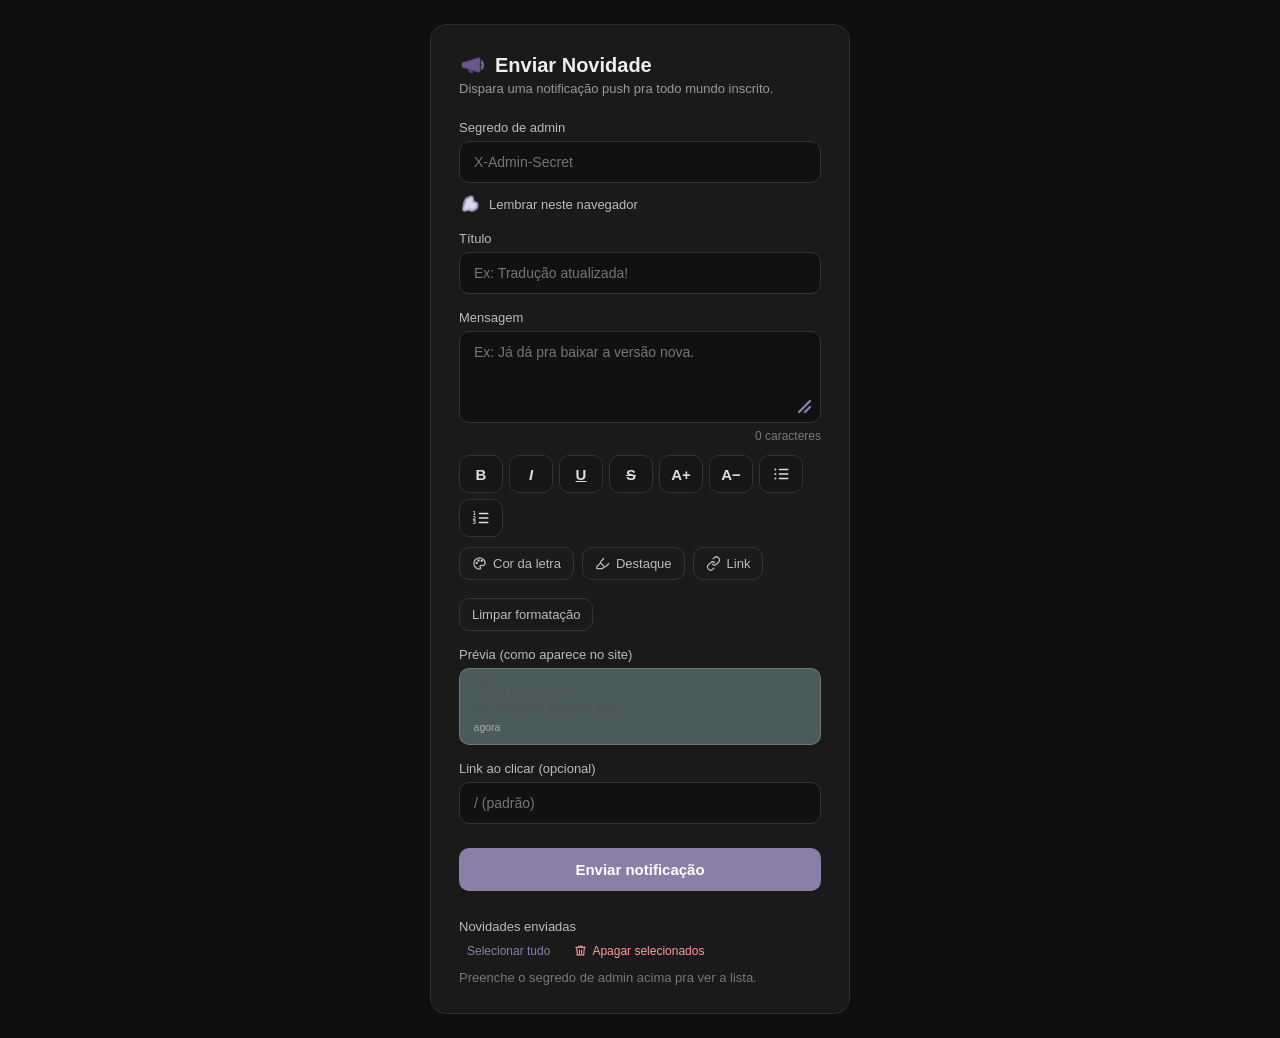
<file: templates/admin_notify.html>
<!DOCTYPE html>
<html lang="pt-BR">
<head>
<meta charset="UTF-8">
<meta name="viewport" content="width=device-width, initial-scale=1.0">
<title>Enviar Novidade — Sims 4 Translator</title>
<style>
  * { box-sizing: border-box; -webkit-tap-highlight-color: transparent; tap-highlight-color: transparent; }
  body {
    margin: 0;
    min-height: 100vh;
    background: #0f0f0f;
    color: #eee;
    font-family: -apple-system, BlinkMacSystemFont, 'Segoe UI', Roboto, sans-serif;
    display: flex;
    align-items: center;
    justify-content: center;
    padding: 24px;
  }
  .card {
    width: 100%;
    max-width: 420px;
    background: #1a1a1a;
    border: 1px solid #2c2c2c;
    border-radius: 16px;
    padding: 28px;
  }
  h1 {
    font-size: 20px;
    margin: 0 0 4px;
  }
  .sub {
    color: #999;
    font-size: 13px;
    margin: 0 0 24px;
  }
  label {
    display: block;
    font-size: 13px;
    color: #bbb;
    margin: 16px 0 6px;
  }
  input, textarea {
    width: 100%;
    padding: 12px 14px;
    border-radius: 10px;
    border: 1px solid #333;
    background: #111;
    color: #fff;
    font-size: 14px;
    font-family: inherit;
    resize: vertical;
  }
  .ta-wrap { position: relative; }
  .ta-wrap textarea { display: block; min-height: 84px; resize: none; padding-bottom: 30px; }
  .ta-grip { position: absolute; right: 2px; bottom: 2px; width: 36px; height: 36px; display: flex;
    align-items: flex-end; justify-content: flex-end; padding: 7px; cursor: ns-resize; touch-action: none;
    color: #8a7fa6; -webkit-user-select: none; user-select: none; }
  .ta-grip svg { width: 18px; height: 18px; display: block; }
  .ta-grip:active { color: #a99fc4; }
  input:focus, textarea:focus {
    outline: none;
    border-color: #8a7fa6;
  }
  .remember {
    display: flex;
    align-items: center;
    gap: 8px;
    margin-top: 10px;
    font-size: 13px;
    color: #999;
  }
  .cb-wrap {
    position: relative;
    width: 22px;
    height: 22px;
    min-width: 22px;
    flex-shrink: 0;
    cursor: pointer;
  }
  .cb-native {
    position: absolute;
    inset: 0;
    width: 22px;
    height: 22px;
    margin: 0;
    padding: 0;
    border: none;
    background: transparent;
    opacity: 0;
    cursor: pointer;
    z-index: 1;
  }
  .cb-icon {
    position: absolute;
    inset: 0;
    width: 22px;
    height: 22px;
    pointer-events: none;
    transition: transform .08s ease;
  }
  .cb-icon-on { display: none; }
  .cb-native:checked ~ .cb-icon-off { display: none; }
  .cb-native:checked ~ .cb-icon-on { display: block; }
  .cb-native:active ~ .cb-icon-off,
  .cb-native:active ~ .cb-icon-on { transform: scale(0.9); }
  button {
    width: 100%;
    margin-top: 24px;
    padding: 13px;
    border: none;
    border-radius: 10px;
    background: #8a7fa6;
    color: #fff;
    font-size: 15px;
    font-weight: 600;
    cursor: pointer;
  }
  button:disabled {
    opacity: 0.6;
    cursor: default;
  }
  button:active:not(:disabled) { transform: scale(0.98); }
  .counter {
    margin-top: 6px;
    font-size: 12px;
    text-align: right;
    color: #777;
  }
  .counter.warn { color: #e0c27a; }
  .counter.over { color: #ff9b9b; }
  .msg {
    margin-top: 16px;
    padding: 12px 14px;
    border-radius: 10px;
    font-size: 13px;
    display: none;
    white-space: pre-wrap;
  }
  .msg.ok { display: block; background: #212f2c; color: #9cb8b2; border: 1px solid #4a6660; }
  .msg.err { display: block; background: #3a1616; color: #ff9b9b; border: 1px solid #6b1f1f; }

  .confirm-overlay {
    display: none; position: fixed; inset: 0; background: rgba(0,0,0,0.6);
    align-items: center; justify-content: center; padding: 24px; z-index: 100;
  }
  .confirm-overlay.active { display: flex; }
  .confirm-box {
    width: 100%; max-width: 340px; background: #1a1a1a; border: 1px solid #2c2c2c;
    border-radius: 16px; padding: 22px;
  }
  .confirm-box p { margin: 0 0 20px; font-size: 14px; color: #ddd; line-height: 1.4; }
  .confirm-actions { display: flex; gap: 10px; }
  .confirm-actions button { margin-top: 0; width: 100%; }
  [hidden] { display: none !important; }
  .link-open {
    width: auto; margin-top: 10px; padding: 8px 12px; background: transparent;
    border: 1px solid #333; color: #bbb; font-size: 13px; font-weight: 500;
    display: inline-flex; align-items: center; gap: 6px;
  }
  .link-open svg { width: 15px; height: 15px; }
  .link-panel { margin-top: 10px; padding: 4px 14px 14px; background: #111; border: 1px solid #2c2c2c; border-radius: 10px; }
  .link-hint { font-size: 12px; color: #777; margin-top: 12px; line-height: 1.5; }
  .link-err { font-size: 12px; color: #ff9b9b; margin-top: 8px; min-height: 0; }
  .link-actions { display: flex; gap: 8px; }
  .link-actions button { margin-top: 12px; padding: 10px; font-size: 14px; }
  .link-actions .btn-ghost { background: transparent; border: 1px solid #333; color: #bbb; }
  /* A prévia usa o tom do card do site (tema padrão), pra a cor escolhida ser julgada no fundo certo. */
  .pv { border: 1px solid rgba(255,255,255,0.18); border-radius: 10px; padding: 0.7rem 0.85rem; background: #4b5a5b; }
  .pv-title { font-size: 13px; font-weight: 700; color: #c4aee8; margin-bottom: 3px; word-break: break-word; }
  .pv-body { font-size: 12px; line-height: 1.45; color: #fff; word-break: break-word; white-space: pre-line; }
  .pv-date { font-size: 10.5px; color: rgba(255,255,255,0.5); margin-top: 5px; }
  .pv-empty { color: #555 !important; font-weight: 400; }
  .pv .update-link { color: #9cb8b2; text-decoration: underline; text-underline-offset: 2px; }
  .pv .update-color .update-link { color: inherit; }
  .pv .fx-b { font-weight: 700; }
  .pv .fx-i { font-style: italic; }
  .pv .fx-u { text-decoration: underline; }
  .pv .fx-s { text-decoration: line-through; }
  .pv .fx-u.fx-s { text-decoration: underline line-through; }
  .pv .fx-c { font-family: ui-monospace, SFMono-Regular, Menlo, Consolas, monospace; font-size: 0.92em; padding: 0.05em 0.35em; border-radius: 4px; background: rgba(0,0,0,0.28); }
  .pv hr.update-hr { border: 0; border-top: 1px solid currentColor; opacity: 0.35; margin: 0.5em 0; }
  .fxb svg { display: block; margin: 0 auto; }
  .pv .fx-g { font-size: 1.3em; line-height: 1.25; }
  .pv .fx-p { font-size: 0.8em; }
  .pv .update-hl { padding: 0 0.2em; border-radius: 4px; -webkit-box-decoration-break: clone; box-decoration-break: clone; }
  .fxbar { display: flex; flex-wrap: wrap; gap: 6px; margin-top: 12px; }
  .fxb { width: auto; min-width: 44px; margin-top: 0; padding: 9px 0; background: #161616; border: 1px solid #333; color: #ddd; font-size: 15px; font-weight: 600; }
  .fxb.on { background: #2d2748; border-color: #8a7fa6; color: #fff; }
  .tools { display: flex; flex-wrap: wrap; gap: 8px; }
  #csheet { position: fixed; left: 0; right: 0; bottom: 0; z-index: 50; max-width: 620px; margin: 0 auto;
    background: #161616; border: 1px solid #2c2c2c; border-bottom: none; border-radius: 22px 22px 0 0;
    padding: 12px 16px 16px; box-shadow: 0 -12px 40px rgba(0,0,0,0.55); }
  body.csp { padding-bottom: 440px; }
  .chd { display: flex; justify-content: space-between; align-items: baseline; gap: 10px; margin-bottom: 10px; color: #ddd; font-size: 14px; }
  .chd span { font-size: 11.5px; color: #777; text-align: right; }
  #csv { position: relative; height: 130px; border-radius: 14px; touch-action: none; cursor: crosshair; }
  #chu { position: relative; height: 22px; border-radius: 99px; margin: 12px 0; touch-action: none;
    background: linear-gradient(90deg,#f00,#ff0,#0f0,#0ff,#00f,#f0f,#f00); }
  .cth { position: absolute; width: 22px; height: 22px; border-radius: 50%; border: 3px solid #fff;
    box-shadow: 0 1px 6px rgba(0,0,0,0.6); transform: translate(-50%,-50%); pointer-events: none; }
  #chut { top: 50%; }
  .chxr { display: flex; gap: 10px; align-items: center; }
  .ccp { display: flex; border-radius: 10px; overflow: hidden; border: 1px solid #333; flex: none; }
  .ccp i { width: 30px; height: 38px; display: block; }
  #chx { flex: 1; min-width: 0; width: auto; margin: 0; padding: 9px 12px; font-family: ui-monospace, Menlo, monospace; font-size: 15px; text-transform: lowercase; }
  #csws { display: grid; grid-template-columns: repeat(8, 1fr); gap: 7px; margin-top: 12px; }
  #csws i { aspect-ratio: 1; border-radius: 9px; border: 1px solid rgba(128,128,128,0.4); cursor: pointer; display: block; }
  #csws small { grid-column: 1 / -1; color: #888; font-size: 11px; margin-top: 4px; }
  .cact { display: flex; gap: 8px; }
  .cact button { margin-top: 14px; padding: 11px 8px; font-size: 14px; }
  .cact .btn-ghost { background: transparent; border: 1px solid #333; color: #bbb; }
  .confirm-actions .btn-no { background: #2c2c2c; color: #ccc; }
  .confirm-actions .btn-yes { background: #c94f4f; }
</style>
</head>
<body>
  <div class="confirm-overlay" id="confirm-overlay">
    <div class="confirm-box">
      <p id="confirm-text">Realmente apagar?</p>
      <div class="confirm-actions">
        <button type="button" class="btn-no" onclick="closeConfirm(false)">Não</button>
        <button type="button" class="btn-yes" onclick="closeConfirm(true)">Sim</button>
      </div>
    </div>
  </div>

  <div class="card">
    <h1 style="display:flex; align-items:center; gap:10px;">
      <svg width="26" height="24" viewBox="0 0 26 24" style="flex-shrink:0;">
        <path d="M3 10 L19 5 Q21 4.3 21 6.3 L21 17.7 Q21 19.7 19 19 L3 14 Z" fill="#6b5589" stroke="#5a4d80" stroke-width="0.8" stroke-linejoin="round"/>
        <path d="M9.5 15.6 Q8.8 19.5 11.8 20.3 Q14.3 21 14.2 18.2 L13.6 15.2" fill="#5a4d80" opacity="0.9"/>
        <path d="M23 8 Q25.3 12 23 16" stroke="#8a7fa6" stroke-width="1.4" stroke-linecap="round" fill="none"/>
        <path d="M22.6 9.8 Q24 12 22.6 14.2" stroke="#8a7fa6" stroke-width="1.1" stroke-linecap="round" fill="none" opacity="0.8"/>
      </svg>
      Enviar Novidade
    </h1>
    <p class="sub">Dispara uma notificação push pra todo mundo inscrito.</p>

    <label for="secret">Segredo de admin</label>
    <input type="password" id="secret" placeholder="X-Admin-Secret" autocomplete="off">
    <div class="remember">
      <span class="cb-wrap">
        <input type="checkbox" id="remember" class="cb-native">
        <svg class="cb-icon cb-icon-off" viewBox="0 0 190 190" xmlns="http://www.w3.org/2000/svg">
          <path d="M 118.00,23.00 C 114.67,21.33 108.83,20.83 104.00,21.00 C 99.17,21.17 96.83,20.67 89.00,24.00 C 81.17,27.33 63.33,37.17 57.00,41.00 C 50.67,44.83 54.17,41.17 51.00,47.00 C 47.83,52.83 41.50,66.00 38.00,76.00 C 34.50,86.00 32.00,95.17 30.00,107.00 C 28.00,118.83 25.17,138.50 26.00,147.00 C 26.83,155.50 32.00,155.50 35.00,158.00 C 38.00,160.50 40.83,161.17 44.00,162.00 C 47.17,162.83 49.33,164.00 54.00,163.00 C 58.67,162.00 67.33,157.33 72.00,156.00 C 76.67,154.67 76.50,153.83 82.00,155.00 C 87.50,156.17 99.17,161.50 105.00,163.00 C 110.83,164.50 109.83,166.33 117.00,164.00 C 124.17,161.67 140.50,153.83 148.00,149.00 C 155.50,144.17 158.50,140.33 162.00,135.00 C 165.50,129.67 168.17,124.17 169.00,117.00 C 169.83,109.83 168.83,98.50 167.00,92.00 C 165.17,85.50 162.33,81.50 158.00,78.00 C 153.67,74.50 144.83,73.17 141.00,71.00 C 137.17,68.83 137.83,71.67 135.00,65.00 C 132.17,58.33 126.83,38.00 124.00,31.00 C 121.17,24.00 121.33,24.67 118.00,23.00 Z" fill="#877FA4"/>
          <path d="M 113.00,36.00 C 110.17,34.67 104.83,34.67 101.00,35.00 C 97.17,35.33 93.67,36.17 90.00,38.00 C 86.33,39.83 82.83,43.83 79.00,46.00 C 75.17,48.17 70.17,49.00 67.00,51.00 C 63.83,53.00 63.33,50.83 60.00,58.00 C 56.67,65.17 50.67,81.67 47.00,94.00 C 43.33,106.33 39.50,124.33 38.00,132.00 C 36.50,139.67 36.83,137.33 38.00,140.00 C 39.17,142.67 42.83,146.17 45.00,148.00 C 47.17,149.83 48.33,150.50 51.00,151.00 C 53.67,151.50 56.33,152.50 61.00,151.00 C 65.67,149.50 74.67,143.50 79.00,142.00 C 83.33,140.50 82.67,140.67 87.00,142.00 C 91.33,143.33 100.33,148.67 105.00,150.00 C 109.67,151.33 109.17,152.00 115.00,150.00 C 120.83,148.00 134.17,141.67 140.00,138.00 C 145.83,134.33 147.67,131.00 150.00,128.00 C 152.33,125.00 153.00,123.33 154.00,120.00 C 155.00,116.67 156.33,112.83 156.00,108.00 C 155.67,103.17 153.83,95.17 152.00,91.00 C 150.17,86.83 148.33,84.83 145.00,83.00 C 141.67,81.17 135.33,81.33 132.00,80.00 C 128.67,78.67 127.33,81.17 125.00,75.00 C 122.67,68.83 120.00,49.50 118.00,43.00 C 116.00,36.50 115.83,37.33 113.00,36.00 Z" fill="#C6BFDE"/>
          <path d="M 108.00,50.00 C 105.00,49.33 100.17,49.17 94.00,52.00 C 87.83,54.83 75.83,60.67 71.00,67.00 C 66.17,73.33 68.33,80.17 65.00,90.00 C 61.67,99.83 53.33,118.83 51.00,126.00 C 48.67,133.17 50.33,131.17 51.00,133.00 C 51.67,134.83 52.33,136.00 55.00,137.00 C 57.67,138.00 62.00,140.67 67.00,139.00 C 72.00,137.33 81.17,129.00 85.00,127.00 C 88.83,125.00 86.17,125.50 90.00,127.00 C 93.83,128.50 103.17,135.50 108.00,136.00 C 112.83,136.50 115.83,131.17 119.00,130.00 C 122.17,128.83 124.00,130.67 127.00,129.00 C 130.00,127.33 134.67,123.33 137.00,120.00 C 139.33,116.67 140.50,112.33 141.00,109.00 C 141.50,105.67 141.33,103.33 140.00,100.00 C 138.67,96.67 136.83,91.17 133.00,89.00 C 129.17,86.83 120.33,87.83 117.00,87.00 C 113.67,86.17 113.83,89.17 113.00,84.00 C 112.17,78.83 112.83,61.67 112.00,56.00 C 111.17,50.33 111.00,50.67 108.00,50.00 Z" fill="#DFD8E8"/>
        </svg>
        <svg class="cb-icon cb-icon-on" viewBox="0 0 190 190" xmlns="http://www.w3.org/2000/svg">
          <path d="M 118.00,23.00 C 114.67,21.33 108.83,20.83 104.00,21.00 C 99.17,21.17 96.83,20.67 89.00,24.00 C 81.17,27.33 63.33,37.17 57.00,41.00 C 50.67,44.83 54.17,41.17 51.00,47.00 C 47.83,52.83 41.50,66.00 38.00,76.00 C 34.50,86.00 32.00,95.17 30.00,107.00 C 28.00,118.83 25.17,138.50 26.00,147.00 C 26.83,155.50 32.00,155.50 35.00,158.00 C 38.00,160.50 40.83,161.17 44.00,162.00 C 47.17,162.83 49.33,164.00 54.00,163.00 C 58.67,162.00 67.33,157.33 72.00,156.00 C 76.67,154.67 76.50,153.83 82.00,155.00 C 87.50,156.17 99.17,161.50 105.00,163.00 C 110.83,164.50 109.83,166.33 117.00,164.00 C 124.17,161.67 140.50,153.83 148.00,149.00 C 155.50,144.17 158.50,140.33 162.00,135.00 C 165.50,129.67 168.17,124.17 169.00,117.00 C 169.83,109.83 168.83,98.50 167.00,92.00 C 165.17,85.50 162.33,81.50 158.00,78.00 C 153.67,74.50 144.83,73.17 141.00,71.00 C 137.17,68.83 137.83,71.67 135.00,65.00 C 132.17,58.33 126.83,38.00 124.00,31.00 C 121.17,24.00 121.33,24.67 118.00,23.00 Z" fill="#877FA4"/>
          <path d="M 113.00,36.00 C 110.17,34.67 104.83,34.67 101.00,35.00 C 97.17,35.33 93.67,36.17 90.00,38.00 C 86.33,39.83 82.83,43.83 79.00,46.00 C 75.17,48.17 70.17,49.00 67.00,51.00 C 63.83,53.00 63.33,50.83 60.00,58.00 C 56.67,65.17 50.67,81.67 47.00,94.00 C 43.33,106.33 39.50,124.33 38.00,132.00 C 36.50,139.67 36.83,137.33 38.00,140.00 C 39.17,142.67 42.83,146.17 45.00,148.00 C 47.17,149.83 48.33,150.50 51.00,151.00 C 53.67,151.50 56.33,152.50 61.00,151.00 C 65.67,149.50 74.67,143.50 79.00,142.00 C 83.33,140.50 82.67,140.67 87.00,142.00 C 91.33,143.33 100.33,148.67 105.00,150.00 C 109.67,151.33 109.17,152.00 115.00,150.00 C 120.83,148.00 134.17,141.67 140.00,138.00 C 145.83,134.33 147.67,131.00 150.00,128.00 C 152.33,125.00 153.00,123.33 154.00,120.00 C 155.00,116.67 156.33,112.83 156.00,108.00 C 155.67,103.17 153.83,95.17 152.00,91.00 C 150.17,86.83 148.33,84.83 145.00,83.00 C 141.67,81.17 135.33,81.33 132.00,80.00 C 128.67,78.67 127.33,81.17 125.00,75.00 C 122.67,68.83 120.00,49.50 118.00,43.00 C 116.00,36.50 115.83,37.33 113.00,36.00 Z" fill="#C6BFDE"/>
          <path d="M 108.00,50.00 C 105.00,49.33 100.17,49.17 94.00,52.00 C 87.83,54.83 75.83,60.67 71.00,67.00 C 66.17,73.33 68.33,80.17 65.00,90.00 C 61.67,99.83 53.33,118.83 51.00,126.00 C 48.67,133.17 50.33,131.17 51.00,133.00 C 51.67,134.83 52.33,136.00 55.00,137.00 C 57.67,138.00 62.00,140.67 67.00,139.00 C 72.00,137.33 81.17,129.00 85.00,127.00 C 88.83,125.00 86.17,125.50 90.00,127.00 C 93.83,128.50 103.17,135.50 108.00,136.00 C 112.83,136.50 115.83,131.17 119.00,130.00 C 122.17,128.83 124.00,130.67 127.00,129.00 C 130.00,127.33 134.67,123.33 137.00,120.00 C 139.33,116.67 140.50,112.33 141.00,109.00 C 141.50,105.67 141.33,103.33 140.00,100.00 C 138.67,96.67 136.83,91.17 133.00,89.00 C 129.17,86.83 120.33,87.83 117.00,87.00 C 113.67,86.17 113.83,89.17 113.00,84.00 C 112.17,78.83 112.83,61.67 112.00,56.00 C 111.17,50.33 111.00,50.67 108.00,50.00 Z" fill="#DFD8E8"/>
          <path d="M 144.80,49.85 C 143.41,49.08 141.64,48.02 139.50,48.57 C 137.35,49.12 136.00,48.74 131.92,53.17 C 127.84,57.60 123.37,62.80 115.00,75.15 C 106.62,87.50 90.84,122.98 81.66,127.29 C 72.49,131.59 64.45,105.39 59.94,100.96 C 55.44,96.53 56.24,100.24 54.64,100.71 C 53.04,101.18 51.06,101.94 50.35,103.77 C 49.63,105.61 48.92,108.97 50.35,111.70 C 51.78,114.42 55.44,115.57 58.93,120.13 C 62.43,124.69 67.52,135.17 71.31,139.04 C 75.10,142.92 78.21,143.69 81.66,143.39 C 85.11,143.09 84.31,147.60 92.02,137.25 C 99.72,126.90 118.62,94.23 127.88,81.28 C 137.14,68.33 144.25,64.25 147.58,59.56 C 150.90,54.87 148.29,54.79 147.83,53.17 C 147.37,51.55 146.19,50.61 144.80,49.85 Z" fill="#819983"/>
        </svg>
      </span>
      <label for="remember" style="margin:0;">Lembrar neste navegador</label>
    </div>

    <label for="title" style="display:flex; align-items:center; justify-content:space-between;">
      <span>Título</span>
      <span id="editing-badge" style="display:none; font-size:11px; font-weight:400; color:#9cb8b2;">
        Editando novidade
        <a href="#" id="cancel-edit-link" style="color:#8a7fa6; margin-left:6px;">cancelar</a>
      </span>
    </label>
    <input type="text" id="title" placeholder="Ex: Tradução atualizada!" maxlength="80" oninput="updateBodyCounter()">

    <label for="body">Mensagem</label>
    <div class="ta-wrap">
      <textarea id="body" rows="3" placeholder="Ex: Já dá pra baixar a versão nova." oninput="updateBodyCounter()"></textarea>
      <div class="ta-grip" id="body-grip" role="separator" aria-label="Esticar caixa de mensagem" title="Arraste para esticar">
        <svg viewBox="0 0 18 18" fill="none" stroke="currentColor" stroke-width="2.4" stroke-linecap="round"><path d="M16 5L5 16"/><path d="M16 11L11 16"/></svg>
      </div>
    </div>
    <div id="body-counter" class="counter">0 caracteres</div>

    <div class="fxbar" id="fxbar">
      <button type="button" class="fxb" data-fx="b" title="Negrito" aria-label="Negrito" onmousedown="event.preventDefault()" onclick="fxTog('b')"><b>B</b></button>
      <button type="button" class="fxb" data-fx="i" title="Itálico" aria-label="Itálico" onmousedown="event.preventDefault()" onclick="fxTog('i')"><i>I</i></button>
      <button type="button" class="fxb" data-fx="u" title="Sublinhado" aria-label="Sublinhado" onmousedown="event.preventDefault()" onclick="fxTog('u')"><u>U</u></button>
      <button type="button" class="fxb" data-fx="s" title="Riscado" aria-label="Riscado" onmousedown="event.preventDefault()" onclick="fxTog('s')"><s>S</s></button>
      <button type="button" class="fxb" data-fx="g" title="Letra maior" aria-label="Letra maior" onmousedown="event.preventDefault()" onclick="fxSize('g')">A+</button>
      <button type="button" class="fxb" data-fx="p" title="Letra menor" aria-label="Letra menor" onmousedown="event.preventDefault()" onclick="fxSize('p')">A−</button>
      <button type="button" class="fxb" data-ls="b" title="Lista com ponto" aria-label="Lista com ponto" onmousedown="event.preventDefault()" onclick="mdListBtn('b')"><svg viewBox="0 0 24 24" width="18" height="18" fill="none" stroke="currentColor" stroke-width="2.2" stroke-linecap="round"><circle cx="4.5" cy="6" r="1.3" fill="currentColor" stroke="none"/><circle cx="4.5" cy="12" r="1.3" fill="currentColor" stroke="none"/><circle cx="4.5" cy="18" r="1.3" fill="currentColor" stroke="none"/><path d="M10 6h11M10 12h11M10 18h11"/></svg></button>
      <button type="button" class="fxb" data-ls="n" title="Lista numerada" aria-label="Lista numerada" onmousedown="event.preventDefault()" onclick="mdListBtn('n')"><svg viewBox="0 0 24 24" width="18" height="18" fill="none" stroke="currentColor" stroke-width="2.2" stroke-linecap="round"><text x="1" y="8" font-size="7.5" font-weight="700" fill="currentColor" stroke="none">1</text><text x="1" y="14" font-size="7.5" font-weight="700" fill="currentColor" stroke="none">2</text><text x="1" y="20" font-size="7.5" font-weight="700" fill="currentColor" stroke="none">3</text><path d="M10 6h11M10 12h11M10 18h11"/></svg></button>
    </div>
    <div class="tools">
      <button type="button" id="color-open-btn" class="link-open" onclick="openColorSheet('c')">
        <svg viewBox="0 0 24 24" fill="none" stroke="currentColor" stroke-width="2" stroke-linecap="round" stroke-linejoin="round"><path d="M12 3a9 9 0 1 0 0 18c1.1 0 1.8-.8 1.8-1.7 0-.5-.2-.9-.5-1.2-.3-.3-.5-.7-.5-1.2 0-.9.8-1.7 1.7-1.7H17a4 4 0 0 0 4-4C21 6.9 17 3 12 3z"/><circle cx="7.5" cy="11" r="1"/><circle cx="10.5" cy="7" r="1"/><circle cx="15.5" cy="7.5" r="1"/></svg>
        Cor da letra
      </button>
      <button type="button" id="hl-open-btn" class="link-open" onclick="openColorSheet('h')">
        <svg viewBox="0 0 24 24" fill="none" stroke="currentColor" stroke-width="2" stroke-linecap="round" stroke-linejoin="round"><path d="M9 11l-6 6v3h9l3-3"/><path d="M22 12l-4.6 4.6a2 2 0 0 1-2.8 0l-5.2-5.2a2 2 0 0 1 0-2.8L14 4"/></svg>
        Destaque
      </button>
      <button type="button" id="link-open-btn" class="link-open" onclick="openLinkPanel()">
        <svg viewBox="0 0 24 24" fill="none" stroke="currentColor" stroke-width="2" stroke-linecap="round" stroke-linejoin="round"><path d="M10 13a5 5 0 0 0 7.07 0l3-3a5 5 0 0 0-7.07-7.07l-1.5 1.5"/><path d="M14 11a5 5 0 0 0-7.07 0l-3 3a5 5 0 0 0 7.07 7.07l1.5-1.5"/></svg>
        Link
      </button>
      <button type="button" id="clear-fx-btn" class="link-open" onmousedown="event.preventDefault()" onclick="fxClear()">Limpar formatação</button>
    </div>
    <div id="tool-err" class="link-err"></div>
    <div id="link-panel" class="link-panel" hidden>
      <div class="link-hint">Selecione uma parte da mensagem e toque em “Inserir link no texto”: ela vira o nome. Ou deixe sem seleção e escreva o nome abaixo. No site só o nome aparece, sublinhado.</div>
      <label for="link-name">Nome que aparece</label>
      <input type="text" id="link-name" placeholder="Ex: clique aqui" maxlength="120">
      <label for="link-url">Endereço do link</label>
      <input type="text" id="link-url" placeholder="Ex: /suporte-css ou https://exemplo.com">
      <div id="link-err" class="link-err"></div>
      <div class="link-actions">
        <button type="button" onclick="applyLink()">Aplicar</button>
        <button type="button" class="btn-ghost" onclick="closeLinkPanel()">Cancelar</button>
      </div>
    </div>

    <label>Prévia (como aparece no site)</label>
    <div class="pv">
      <div class="pv-title" id="pv-title"></div>
      <div class="pv-body" id="pv-body"></div>
      <div class="pv-date">agora</div>
    </div>

    <label for="url">Link ao clicar (opcional)</label>
    <input type="text" id="url" placeholder="/ (padrão)" oninput="updateBodyCounter()">

    <button id="send-btn" onclick="sendNotification()">Enviar notificação</button>

    <div id="msg" class="msg"></div>

    <label style="margin-top:28px; display:flex; align-items:center; justify-content:space-between;">
      <span>Novidades enviadas</span>
      <span id="selected-count" style="color:#777; font-weight:400;"></span>
    </label>
    <div style="display:flex; gap:8px; margin-bottom:8px;">
      <button type="button" onclick="toggleSelectAll()" style="all:unset; cursor:pointer; font-size:12px; color:#8a7fa6; padding:4px 8px;" id="select-all-btn">Selecionar tudo</button>
      <button type="button" onclick="deleteSelected()" style="all:unset; cursor:pointer; font-size:12px; color:#ff9b9b; padding:4px 8px; display:inline-flex; align-items:center; gap:5px;">
        <svg width="13" height="13" viewBox="0 0 24 24" fill="none" stroke="currentColor" stroke-width="2" stroke-linecap="round"><polyline points="3 6 5 6 21 6"/><path d="M19 6l-1 14H6L5 6"/><path d="M10 11v6M14 11v6"/><path d="M9 6V4h6v2"/></svg>
        Apagar selecionados
      </button>
    </div>
    <div id="updates-list" style="display:flex; flex-direction:column; gap:8px;"></div>
  </div>

<div id="csheet" hidden>
  <div class="chd"><b id="csheet-title">Cor da letra</b><span>arraste ou toque · vale só no tema padrão do site</span></div>
  <div id="csv"><i class="cth" id="csvt"></i></div>
  <div id="chu"><i class="cth" id="chut"></i></div>
  <div class="chxr">
    <span class="ccp"><i id="c-old" title="antes"></i><i id="c-new" title="agora"></i></span>
    <input id="chx" maxlength="7" autocapitalize="off" autocomplete="off" spellcheck="false" aria-label="Código da cor">
  </div>
  <div id="csws"></div>
  <div class="cact">
    <button type="button" class="btn-ghost" onclick="ckClear()">Tirar cor</button>
    <button type="button" class="btn-ghost" onclick="ckCancel()">Cancelar</button>
    <button type="button" onclick="ckDone()">Pronto</button>
  </div>
</div>

<script>
  const selectedIds = new Set();
  let editingId = null;

  const editingBadge = document.getElementById('editing-badge');
  document.getElementById('cancel-edit-link').onclick = (e) => {
    e.preventDefault();
    cancelEdit();
  };

  // ── Links dentro do texto: [nome](endereço) ──────────────────────────
  // No texto fica a marcação [nome](endereço); no site (e na prévia) aparece
  // só o nome, sublinhado. O push leva só o nome, em texto simples.
  const LINK_RE = /\[([^\[\]\n]{1,120})\]\(([^()\s]{1,500})\)/g;

  function isSafeLink(u) {
    return /^\/(?![\/\\])/.test(u) || /^https?:\/\//i.test(u);
  }

  // {atributos|trecho}: formatação do texto. Atributos separados por vírgula:
  //   b negrito · i itálico · u sublinhado · s riscado · g maior · p menor
  //   #rrggbb cor da letra · m#rrggbb cor de destaque (fundo).   Ex.: {b,i,#ff4fa3|texto}
  // {#rrggbb|trecho} (só cor), de antes, continua valendo. Pode ter link dentro do trecho.
  const FX_ATTR = '(?:[biusgpc]|m?#[0-9a-fA-F]{6})';
  const FX_RE = new RegExp('\\{(' + FX_ATTR + '(?:,' + FX_ATTR + ')*)\\|([^{}]+)\\}', 'g');
  // Linha horizontal: {hr} sozinho numa linha (sem grupos de captura, então a numeração abaixo não muda).
  const HR_SRC = '(?:^|\\n)\\{hr\\}(?=\\n|$)';
  const RICH_SRC = FX_RE.source + '|' + LINK_RE.source + '|' + HR_SRC; // 1=atributos 2=trecho | 3=nome 4=endereço | (linha horizontal)

  function stripMarkup(s) {
    const semFx = (s || '').replace(FX_RE, '$2').replace(new RegExp(HR_SRC, 'g'), '');
    return semFx.replace(LINK_RE, (m, name, url) => isSafeLink(url) ? name : m);
  }

  // Quem usa destaque sem cor de letra ganha letra clara/escura (igual ao site), pra não sumir.
  function inkFor(hex) {
    const n = parseInt(hex.slice(1), 16), r = n >> 16, g = (n >> 8) & 255, b = n & 255;
    return (0.2126 * r + 0.7152 * g + 0.0722 * b) / 255 > 0.55 ? '#111111' : '#ffffff';
  }

  function styleFx(span, attrs) {
    const cls = ['update-fx'];
    let color = null, hl = null;
    attrs.split(',').forEach(a => {
      if (a.length === 1 && 'biusgpc'.indexOf(a) >= 0) cls.push('fx-' + a);
      else if (a.charAt(0) === '#') color = a;
      else if (a.charAt(0) === 'm') hl = a.slice(1);
    });
    if (hl) { span.style.backgroundColor = hl; cls.push('update-hl'); if (!color) color = inkFor(hl); }
    if (color) { span.style.color = color; cls.push('update-color'); }
    span.className = cls.join(' ');
  }

  function renderRich(src, parent) {
    const re = new RegExp(RICH_SRC, 'g');
    let last = 0, m, afterHr = false;
    while ((m = re.exec(src)) !== null) {
      if (m.index > last) {
        let t = src.slice(last, m.index);
        if (afterHr && t.charAt(0) === '\n') t = t.slice(1);
        if (t) parent.appendChild(document.createTextNode(t));
      }
      afterHr = false;
      if (m[3] === undefined && !m[1]) {
        const hr = document.createElement('hr');
        hr.className = 'update-hr';
        parent.appendChild(hr);
        afterHr = true;
      } else if (m[1]) {
        const span = document.createElement('span');
        styleFx(span, m[1]);
        renderRich(m[2], span);
        parent.appendChild(span);
      } else if (isSafeLink(m[4])) {
        const span = document.createElement('span');
        span.className = 'update-link';
        renderRich(m[3], span);
        parent.appendChild(span);
      } else {
        parent.appendChild(document.createTextNode(m[0]));
      }
      last = m.index + m[0].length;
    }
    if (last < src.length) {
      let t = src.slice(last);
      if (afterHr && t.charAt(0) === '\n') t = t.slice(1);
      if (t) parent.appendChild(document.createTextNode(t));
    }
  }

  function renderBodyPreview(text, target) {
    target.textContent = '';
    renderRich(text, target);
  }

  function updatePreview() {
    const title = document.getElementById('title').value.trim();
    const body = document.getElementById('body').value.trim();
    const t = document.getElementById('pv-title');
    const b = document.getElementById('pv-body');
    t.textContent = title || 'Título da novidade';
    t.classList.toggle('pv-empty', !title);
    if (body) {
      renderBodyPreview(body, b);
      b.classList.remove('pv-empty');
    } else {
      b.textContent = 'A mensagem aparece aqui.';
      b.classList.add('pv-empty');
    }
  }

  let linkRange = null; // trecho da mensagem que o link vai substituir

  function findLinkAt(text, start, end) {
    const re = new RegExp(LINK_RE.source, 'g');
    let m;
    while ((m = re.exec(text)) !== null) {
      const a = m.index, b = m.index + m[0].length;
      if (start >= a && end <= b) return { start: a, end: b, name: m[1], url: m[2] };
    }
    return null;
  }

  function openLinkPanel() {
    if (ck) ckDone();
    document.getElementById('tool-err').textContent = '';
    const ta = document.getElementById('body');
    const start = ta.selectionStart, end = ta.selectionEnd;
    // Se o cursor está dentro de um link que já existe, abre ele pra editar.
    const existing = findLinkAt(ta.value, start, end);
    let name = '', url = '';
    if (existing) {
      linkRange = { start: existing.start, end: existing.end };
      name = existing.name;
      try { url = decodeURI(existing.url); } catch (e) { url = existing.url; }
    } else {
      // Não deixa a seleção cortar uma cor ou um link no meio (senão a marcação quebra).
      const [a, b] = ckSafeRange(ta.value, start, end);
      linkRange = { start: a, end: b };
      name = ta.value.slice(a, b).replace(LINK_RE, '$1').replace(/\s+/g, ' ').trim();
    }
    document.getElementById('link-name').value = name;
    document.getElementById('link-url').value = url;
    document.getElementById('link-err').textContent = '';
    document.getElementById('link-panel').hidden = false;
    document.getElementById(name ? 'link-url' : 'link-name').focus();
  }

  function closeLinkPanel() {
    document.getElementById('link-panel').hidden = true;
    linkRange = null;
  }

  function normalizeLinkUrl(raw) {
    let u = raw.trim();
    if (!u) return { error: 'Preenche o endereço do link.' };
    const internal = /^\/(?![\/\\])/.test(u);
    const external = /^https?:\/\//i.test(u);
    if (!internal && !external) {
      // outro "esquema" (javascript:, mailto:...) ou //dominio: não aceita
      if (/^[a-z][a-z0-9+.\-]*:(?!\d)/i.test(u) || u.startsWith('//') || u.startsWith('\\')) {
        return { error: 'Use um caminho do site (ex: /suporte-css) ou um link que comece com http:// ou https://.' };
      }
      u = 'https://' + u;
    }
    u = u.replace(/\s/g, '%20').replace(/\(/g, '%28').replace(/\)/g, '%29');
    if (u.length > 500) return { error: 'Esse endereço é grande demais.' };
    return { url: u };
  }

  function applyLink() {
    const err = document.getElementById('link-err');
    err.textContent = '';
    const name = document.getElementById('link-name').value.replace(/[\[\]]/g, '').replace(/\s+/g, ' ').trim();
    if (!name) { err.textContent = 'Escreve o nome que vai aparecer.'; return; }
    const res = normalizeLinkUrl(document.getElementById('link-url').value);
    if (res.error) { err.textContent = res.error; return; }

    const ta = document.getElementById('body');
    const range = linkRange || { start: ta.value.length, end: ta.value.length };
    const markup = '[' + name + '](' + res.url + ')';
    ta.value = ta.value.slice(0, range.start) + markup + ta.value.slice(range.end);
    const pos = range.start + markup.length;
    closeLinkPanel();
    ta.focus();
    ta.setSelectionRange(pos, pos);
    updateBodyCounter();
  }

  // ── Formatação do texto ─────────────────────────────────────────────
  // Funciona como o link: fica gravada na própria mensagem (então volta sozinha ao
  // editar) e no site/prévia aparece só o trecho formatado. Um trecho é {atributos|texto};
  // pode ter link dentro. Formatação dentro de formatação o editor junta sozinho, e a
  // seleção nunca corta um link ou um trecho no meio (ela se abre até a borda).
  const CK_PAL = ['#ff4fa3','#ff6b6b','#e8743b','#ffb454','#ffd84d','#b6ff5c','#5fd68a','#3f8f7c',
                  '#9cb8b2','#35e0ff','#35c4e0','#5b8def','#7a3cff','#b79bff','#d68bff','#f4eaff',
                  '#ffffff','#cfcfcf','#8d9a96','#555555','#2a302e','#1a1d1c','#2e1a5e','#000000'];
  const CP = { h: 0, s: 1, v: 1 };
  let ck = null; // enquanto o seletor de cor está aberto: { base, s, e, mode }
  const ckEl = id => document.getElementById(id);

  function ckHex(r, g, b) { return '#' + [r, g, b].map(x => Math.round(x).toString(16).padStart(2, '0')).join(''); }
  function ckRgb(c) { return [1, 3, 5].map(i => parseInt(c.slice(i, i + 2), 16)); }
  function ckHsv2hex(h, s, v) {
    const f = n => { const k = (n + h / 60) % 6; return v - v * s * Math.max(0, Math.min(k, 4 - k, 1)); };
    return ckHex(f(5) * 255, f(3) * 255, f(1) * 255);
  }
  function ckHex2hsv(c) {
    const r = ckRgb(c).map(x => x / 255), mx = Math.max(...r), mn = Math.min(...r), d = mx - mn;
    let h = 0;
    if (d) {
      h = mx === r[0] ? ((r[1] - r[2]) / d) % 6 : mx === r[1] ? (r[2] - r[0]) / d + 2 : (r[0] - r[1]) / d + 4;
      h *= 60; if (h < 0) h += 360;
    }
    return { h, s: mx ? d / mx : 0, v: mx };
  }

  function fxParse(str) {
    const a = { b: false, i: false, u: false, s: false, m: false, z: null, c: null, h: null };
    for (const t of String(str || '').split(',')) {
      if (t === 'b' || t === 'i' || t === 'u' || t === 's') a[t] = true;
      else if (t === 'c') a.m = true;
      else if (t === 'g' || t === 'p') a.z = t;
      else if (t.charAt(0) === '#') a.c = t.toLowerCase();
      else if (t.charAt(0) === 'm') a.h = t.slice(1).toLowerCase();
    }
    return a;
  }
  function fxSer(a) {
    const o = [];
    if (a.b) o.push('b'); if (a.i) o.push('i'); if (a.u) o.push('u'); if (a.s) o.push('s'); if (a.m) o.push('c');
    if (a.z) o.push(a.z); if (a.c) o.push(a.c); if (a.h) o.push('m' + a.h);
    return o.join(',');
  }

  function ckTokens(text) {
    const re = new RegExp(RICH_SRC, 'g'), out = [];
    let m;
    while ((m = re.exec(text)) !== null) {
      const end = m.index + m[0].length;
      out.push(m[1]
        ? { fx: true, start: m.index, end, head: m[1].length + 2, attrs: m[1], inner: m[2] }
        : { fx: false, start: m.index, end });
    }
    return out;
  }
  function ckLinksIn(content) {
    const re = new RegExp(LINK_RE.source, 'g'), out = [];
    let m;
    while ((m = re.exec(content)) !== null) out.push({ start: m.index, end: m.index + m[0].length });
    return out;
  }

  // Abre a seleção até as bordas de qualquer link/trecho que ela corte. Seleção toda dentro
  // de um trecho formatado fica como está (o que entrar lá vai pra dentro dele).
  function ckSafeRange(text, s, e) {
    const toks = ckTokens(text);
    if (toks.find(t => t.fx && s >= t.start + t.head && e <= t.end - 1)) return [s, e];
    let a = s, b = e;
    for (const t of toks) {
      if (a > t.start && a < t.end) a = t.start;
      if (b > t.start && b < t.end) b = t.end;
    }
    return [a, b];
  }

  // Quebra o texto da região em pedaços, cada um com seus atributos. Link vira texto opaco.
  function fxSegments(markup) {
    const re = new RegExp(RICH_SRC, 'g'), segs = [];
    let last = 0, m;
    const add = (t, a) => {
      if (!t) return;
      const p = segs[segs.length - 1];
      if (!a && p && p.plain) p.text += t; else segs.push({ a: a || fxParse(''), text: t, plain: !a });
    };
    while ((m = re.exec(markup)) !== null) {
      add(markup.slice(last, m.index));
      if (m[1]) add(m[2], fxParse(m[1])); else add(m[0]);
      last = m.index + m[0].length;
    }
    add(markup.slice(last));
    // formatação que sobrou dentro do nome de um link vira texto simples (chaves não cabem em trecho)
    for (const sg of segs) if (sg.plain) sg.text = sg.text.replace(FX_RE, '$2');
    return segs;
  }

  function fxFinish(p) {
    if (!p.segs.some(x => /\S/.test(x.text))) return { error: 'Selecione um trecho que tenha texto.' };
    if (p.segs.some(x => /[{}]/.test(x.text))) return { error: 'O trecho não pode ter { ou }.' };
    return p;
  }

  // Decide qual parte da mensagem a ação vai mexer. Devolve { pre, segs, post } ou { error }.
  function fxPlan(text, s, e) {
    const toks = ckTokens(text);
    let a, b;
    if (s === e) { // só o cursor: se estiver dentro de um trecho formatado, mexe nele inteiro
      const t = toks.find(t => t.fx && s > t.start && s < t.end);
      if (!t) return { error: 'Selecione o trecho da mensagem que quer formatar.' };
      a = t.start; b = t.end;
    } else {
      // seleção toda dentro de um trecho formatado: divide em antes / selecionado / depois
      const host = toks.find(t => t.fx && s >= t.start + t.head && e <= t.end - 1);
      if (host) {
        let x = s - host.start - host.head, y = e - host.start - host.head;
        for (const lk of ckLinksIn(host.inner)) {
          if (x > lk.start && x < lk.end) x = lk.start;
          if (y > lk.start && y < lk.end) y = lk.end;
        }
        const w = t => t ? '{' + host.attrs + '|' + t + '}' : '';
        return fxFinish({
          pre: text.slice(0, host.start) + w(host.inner.slice(0, x)),
          post: w(host.inner.slice(y)) + text.slice(host.end),
          segs: [{ a: fxParse(host.attrs), text: host.inner.slice(x, y) }]
        });
      }
      a = s; b = e;
      for (const t of toks) {
        if (a > t.start && a < t.end) a = t.start;
        if (b > t.start && b < t.end) b = t.end;
      }
    }
    return fxFinish({ pre: text.slice(0, a), post: text.slice(b), segs: fxSegments(text.slice(a, b)) });
  }

  // Aplica a ação em todos os pedaços. Negrito/itálico/sublinhado/riscado/tamanho alternam:
  // se o trecho todo já tem, tira; senão põe em tudo.
  function fxOp(segs, op) {
    const vis = segs.filter(x => /\S/.test(x.text));
    const all = op.t === 'tog' ? vis.every(v => v.a[op.k])
              : op.t === 'size' ? vis.every(v => v.a.z === op.v) : false;
    return segs.map(sg => {
      const a = Object.assign({}, sg.a);
      if (op.t === 'tog') a[op.k] = !all;
      else if (op.t === 'size') a.z = all ? null : op.v;
      else if (op.t === 'color') a.c = op.hex || null;
      else if (op.t === 'hl') a.h = op.hex || null;
      else if (op.t === 'clear') { a.b = a.i = a.u = a.s = a.m = false; a.z = a.c = a.h = null; }
      return { a, text: sg.text };
    });
  }

  function fxSerialize(segs) {
    let out = '', cur = null;
    const flush = () => { if (cur) { out += cur.k ? '{' + cur.k + '|' + cur.text + '}' : cur.text; cur = null; } };
    for (const sg of segs) {
      const k = fxSer(sg.a);
      if (cur && cur.k === k) cur.text += sg.text; else { flush(); cur = { k, text: sg.text }; }
    }
    flush();
    return out;
  }

  // Texto novo + onde fica a seleção depois (ou { error }).
  function fxRun(text, s, e, op) {
    const plan = fxPlan(text, s, e);
    if (plan.error) return plan;
    const mid = fxSerialize(fxOp(plan.segs, op));
    return { text: plan.pre + mid + plan.post, selStart: plan.pre.length, selEnd: plan.pre.length + mid.length };
  }

  function fxRunOnTextarea(op) {
    if (ck) ckDone();
    closeLinkPanel();
    const ta = ckEl('body'), err = ckEl('tool-err');
    err.textContent = '';
    const r = fxRun(ta.value, ta.selectionStart, ta.selectionEnd, op);
    if (r.error) { err.textContent = r.error; return; }
    ta.value = r.text;
    ta.setSelectionRange(r.selStart, r.selEnd);
    updateBodyCounter();
    fxRefresh();
  }
  function fxTog(k) { fxRunOnTextarea({ t: 'tog', k }); }
  function fxSize(v) { fxRunOnTextarea({ t: 'size', v }); }
  function fxClear() { fxRunOnTextarea({ t: 'clear' }); }

  // Acende os botões (B, I, U, S, A+, A−) que já valem pro trecho selecionado.
  function fxRefresh() {
    const bar = ckEl('fxbar');
    if (!bar) return;
    let has = null;
    try {
      const ta = ckEl('body');
      const p = fxPlan(ta.value, ta.selectionStart, ta.selectionEnd);
      if (!p.error) {
        const vis = p.segs.filter(x => /\S/.test(x.text));
        has = k => vis.length > 0 && vis.every(v => (k === 'g' || k === 'p') ? v.a.z === k : v.a[k]);
      }
    } catch (e) { has = null; }
    bar.querySelectorAll('[data-fx]').forEach(btn => btn.classList.toggle('on', !!(has && has(btn.dataset.fx))));
  }
  ['select', 'keyup', 'click', 'input', 'focus', 'touchend'].forEach(ev => ckEl('body').addEventListener(ev, fxRefresh));
  document.addEventListener('selectionchange', () => { if (document.activeElement === ckEl('body')) fxRefresh(); });


  // ── Listas, linha horizontal e mono (botões + atalhos digitados) ────────
  // Ponto e número são caracteres comuns no texto (• e 1. 2. 3.), então aparecem iguais na
  // prévia, no site e no push. Linha horizontal ({hr} sozinho numa linha) e mono ({c|texto})
  // são marcações, como as outras. O botão de lista vale só pro parágrafo do cursor.
  const NB = '\u00A0';
  const LIST_RE = /^([\u00A0 ]*)(•|(\d{1,3})\.) /;
  let mdBusy = false;

  function mdLine(v, pos) {
    const s = pos <= 0 ? 0 : v.lastIndexOf('\n', pos - 1) + 1;
    let e = v.indexOf('\n', pos);
    if (e < 0) e = v.length;
    return [s, e];
  }

  // Troca [start,end) por text mantendo o histórico (Ctrl+Z desfaz). Sem execCommand, cai no setRangeText.
  function mdReplace(ta, start, end, text) {
    mdBusy = true;
    try {
      ta.focus();
      ta.setSelectionRange(start, end);
      let ok = false;
      try { ok = text === '' ? document.execCommand('delete') : document.execCommand('insertText', false, text); } catch (e) { ok = false; }
      if (!ok) {
        ta.setRangeText(text, start, end, 'end');
        ta.dispatchEvent(new Event('input', { bubbles: true }));
      }
    } finally { mdBusy = false; }
  }

  function mdPrevNumber(v, ls) {
    if (ls <= 0) return null;
    const [ps, pe] = mdLine(v, ls - 1);
    const pm = LIST_RE.exec(v.slice(ps, pe));
    return pm && pm[3] ? { n: parseInt(pm[3], 10), indent: pm[1] } : null;
  }

  function mdListBtn(kind) {
    if (ck) ckDone();
    closeLinkPanel();
    const ta = ckEl('body');
    ckEl('tool-err').textContent = '';
    const v = ta.value, s0 = ta.selectionStart, e0 = ta.selectionEnd;
    const [ls, le] = mdLine(v, s0);
    const line = v.slice(ls, le);
    const m = LIST_RE.exec(line);
    let from = ls, to = ls, ins = '';
    if (m) {
      const isBullet = m[2] === '•';
      from = ls; to = ls + m[0].length;
      if ((kind === 'b') === isBullet) ins = '';                       // toca de novo: tira o marcador
      else if (kind === 'b') ins = m[1] + '• ';
      else { const pn = mdPrevNumber(v, ls); ins = m[1] + (pn ? pn.n + 1 : 1) + '. '; }
    } else if (kind === 'b') {
      ins = '• ';
    } else {
      const pn = mdPrevNumber(v, ls);
      ins = (pn ? pn.indent + (pn.n + 1) : 1) + '. ';
    }
    const delta = ins.length - (to - from);
    mdReplace(ta, from, to, ins);
    ta.setSelectionRange(Math.max(ls, s0 + delta), Math.max(ls, e0 + delta));
    updateBodyCounter();
    fxRefresh();
  }

  function mdEnter(ta, v, pos) {
    if (v.charAt(pos - 1) !== '\n') return;
    const ps = pos - 1 <= 0 ? 0 : v.lastIndexOf('\n', pos - 2) + 1;
    const prevLine = v.slice(ps, pos - 1);
    const m = LIST_RE.exec(prevLine);
    if (!m) return;
    if (prevLine.length === m[0].length) {         // Enter numa linha que só tem o marcador: encerra a lista
      mdReplace(ta, ps, pos, '');
      return;
    }
    const marker = m[2] === '•' ? m[1] + '• ' : m[1] + (parseInt(m[3], 10) + 1) + '. ';
    mdReplace(ta, pos, pos, marker);
  }

  function mdOnBeforeInput(ev) {
    // Backspace logo depois do marcador apaga o marcador inteiro.
    if (mdBusy || ev.inputType !== 'deleteContentBackward' || !ev.cancelable) return;
    const ta = ev.target;
    if (ta.selectionStart !== ta.selectionEnd) return;
    const v = ta.value, pos = ta.selectionStart;
    const [ls] = mdLine(v, pos);
    const m = LIST_RE.exec(v.slice(ls, pos));
    if (m && m[0].length === pos - ls) {
      ev.preventDefault();
      mdReplace(ta, ls, pos, '');
    }
  }

  function mdOnInput(ev) {
    if (mdBusy) return;
    const ta = ev.target;
    if (ta.selectionStart !== ta.selectionEnd) return;
    const t = ev.inputType || '';
    if (t.indexOf('insert') !== 0 || t === 'insertFromPaste' || t === 'insertFromDrop') return;
    const v = ta.value, pos = ta.selectionStart;
    if (t === 'insertLineBreak' || t === 'insertParagraph' || ev.data === '\n') { mdEnter(ta, v, pos); return; }

    const prev = v.charAt(pos - 1);
    const [ls] = mdLine(v, pos);
    const before = v.slice(ls, pos);
    const nextCh = v.charAt(pos);

    // "* " ou "- " no começo da linha vira ponto ("- " com um recuo a mais)
    if (prev === ' ') {
      if (before === '* ') { mdReplace(ta, ls, pos, '• '); return; }
      if (before === '- ') { mdReplace(ta, ls, pos, NB + NB + '• '); return; }
      return;
    }

    // ---, *** ou ``` sozinhos na linha viram linha horizontal
    if ((prev === '-' || prev === '*' || prev === '`') && /^(---|\*\*\*|```)$/.test(before) && (nextCh === '' || nextCh === '\n')) {
      mdReplace(ta, ls, pos, nextCh === '\n' ? '{hr}' : '{hr}\n');
      const c = ls + 5;
      ta.setSelectionRange(c, c);
      return;
    }

    // `texto` vira mono ({c|texto}), desde que não corte outra marcação
    if (prev === '`') {
      const j = v.lastIndexOf('`', pos - 2);
      if (j >= ls && pos - 1 - j > 1) {
        const content = v.slice(j + 1, pos - 1);
        if (!content.trim() || /[{}\n]/.test(content)) return;
        if (ckTokens(v).some(tk => j < tk.end && pos > tk.start)) return;
        mdReplace(ta, j, pos, '{c|' + content + '}');
      }
    }
  }

  (function () {
    const ta = ckEl('body');
    ta.addEventListener('beforeinput', mdOnBeforeInput);
    ta.addEventListener('input', mdOnInput);
  })();

  // Acende o botão de lista que já vale pra linha do cursor.
  function mdListRefresh() {
    const bar = ckEl('fxbar');
    if (!bar) return;
    const ta = ckEl('body');
    const [ls, le] = mdLine(ta.value, ta.selectionStart);
    const m = LIST_RE.exec(ta.value.slice(ls, le));
    bar.querySelectorAll('[data-ls]').forEach(btn => {
      const on = !!m && ((btn.dataset.ls === 'b') === (m[2] === '•'));
      btn.classList.toggle('on', on);
    });
  }
  ['select', 'keyup', 'click', 'input', 'focus', 'touchend'].forEach(ev => ckEl('body').addEventListener(ev, mdListRefresh));
  document.addEventListener('selectionchange', () => { if (document.activeElement === ckEl('body')) mdListRefresh(); });

  // ── Seletor de cor (cor da letra e cor de destaque) ──────────────────
  function ckDraw(c) {
    ckEl('csv').style.background = 'linear-gradient(to top,#000,rgba(0,0,0,0)),linear-gradient(to right,#fff,' + ckHsv2hex(CP.h, 1, 1) + ')';
    ckEl('csvt').style.left = CP.s * 100 + '%';
    ckEl('csvt').style.top = (1 - CP.v) * 100 + '%';
    ckEl('csvt').style.background = c;
    ckEl('chut').style.left = CP.h / 360 * 100 + '%';
    ckEl('chut').style.background = ckHsv2hex(CP.h, 1, 1);
    ckEl('c-new').style.background = c;
    if (document.activeElement !== ckEl('chx')) ckEl('chx').value = c;
  }

  function ckSetFrom(c) {
    const h = ckHex2hsv(c);
    if (h.s > 0 && h.v > 0) CP.h = h.h;
    CP.s = h.s; CP.v = h.v;
  }

  // Aplica a cor (hex = null tira) a partir do texto de quando o seletor abriu: trocar
  // de cor várias vezes não empilha nada.
  function ckApply(hex) {
    if (!ck) return;
    const r = fxRun(ck.base, ck.s, ck.e, { t: ck.mode === 'h' ? 'hl' : 'color', hex });
    if (r.error) return;
    const ta = ckEl('body');
    ta.value = r.text;
    ta.setSelectionRange(r.selStart, r.selEnd);
    updateBodyCounter(); // atualiza contador e prévia
  }

  function ckFromHSV() {
    const c = ckHsv2hex(CP.h, CP.s, CP.v);
    ckApply(c);
    ckDraw(c);
  }

  function ckFillSws() {
    const used = [], re = new RegExp(FX_RE.source, 'g');
    let m;
    while ((m = re.exec(ck.base)) !== null) {
      const a = fxParse(m[1]);
      [a.c, a.h].forEach(c => { if (c && used.indexOf(c) < 0 && CK_PAL.indexOf(c) < 0) used.push(c); });
    }
    const sw = c => '<i data-c="' + c + '" style="background:' + c + '"></i>';
    ckEl('csws').innerHTML = CK_PAL.map(sw).join('') +
      (used.length ? '<small>Cores desta mensagem</small>' + used.slice(0, 16).map(sw).join('') : '');
  }

  // mode: 'c' = cor da letra · 'h' = cor de destaque (fundo da letra)
  function openColorSheet(mode) {
    const err = ckEl('tool-err');
    err.textContent = '';
    if (ck) ckDone();
    closeLinkPanel();
    const ta = ckEl('body');
    const s = ta.selectionStart, e = ta.selectionEnd;
    const plan = fxPlan(ta.value, s, e);
    if (plan.error) { err.textContent = plan.error; return; }
    const key = mode === 'h' ? 'h' : 'c';
    const vis = plan.segs.filter(x => /\S/.test(x.text));
    const first = vis.length ? vis[0].a[key] : null;
    const same = !!first && vis.every(v => v.a[key] === first);
    const inicial = same ? first : (key === 'h' ? '#ffd84d' : '#ffffff');
    ck = { base: ta.value, s, e, mode: key };
    ckEl('csheet-title').textContent = key === 'h' ? 'Cor de destaque (fundo)' : 'Cor da letra';
    ckSetFrom(inicial);
    ckEl('c-old').style.background = same ? first : (key === 'h' ? 'transparent' : '#ffffff');
    ckFillSws();
    ckDraw(inicial);
    ckEl('csheet').hidden = false;
    document.body.classList.add('csp');
    const pv = document.querySelector('.pv'); // deixa a prévia visível acima da folha
    if (pv) window.scrollTo({ top: Math.max(0, pv.getBoundingClientRect().top + window.scrollY - 70), behavior: 'smooth' });
  }

  function ckClose() {
    ckEl('csheet').hidden = true;
    document.body.classList.remove('csp');
    ck = null;
    fxRefresh();
  }
  function ckDone() { ckClose(); }
  function ckCancel() {
    if (ck) {
      const ta = ckEl('body');
      ta.value = ck.base;
      ta.setSelectionRange(ck.s, ck.e);
      updateBodyCounter();
    }
    ckClose();
  }
  function ckClear() { // "Tirar cor" (ou tirar o destaque)
    ckApply(null);
    ckClose();
  }

  function ckDrag(el, fn) {
    el.addEventListener('pointerdown', e => { e.preventDefault(); if (el.setPointerCapture) el.setPointerCapture(e.pointerId); el._d = 1; fn(e); });
    el.addEventListener('pointermove', e => { if (el._d) fn(e); });
    el.addEventListener('pointerup', () => { el._d = 0; });
    el.addEventListener('pointercancel', () => { el._d = 0; });
  }
  function ckPos(e, el) {
    const r = el.getBoundingClientRect();
    return [Math.max(0, Math.min(1, (e.clientX - r.left) / (r.width || 1))),
            Math.max(0, Math.min(1, (e.clientY - r.top) / (r.height || 1)))];
  }
  ckDrag(ckEl('csv'), e => { const q = ckPos(e, ckEl('csv')); CP.s = q[0]; CP.v = 1 - q[1]; ckFromHSV(); });
  ckDrag(ckEl('chu'), e => { CP.h = ckPos(e, ckEl('chu'))[0] * 359.99; ckFromHSV(); });
  ckEl('csws').addEventListener('click', e => {
    const c = e.target.dataset && e.target.dataset.c;
    if (c && ck) { ckSetFrom(c); ckApply(c); ckDraw(c); }
  });
  ckEl('chx').addEventListener('input', function () {
    const c = this.value.trim().replace(/^#?/, '#').toLowerCase();
    if (/^#[0-9a-f]{6}$/.test(c) && ck) { ckSetFrom(c); ckApply(c); ckDraw(c); }
  });

  // O push (Web Push) aceita no máximo ~4 KB de payload. O servidor monta o
  // JSON com json.dumps (ensure_ascii), então cada caractere não-ASCII
  // (acento, emoji) ocupa 6 bytes (\uXXXX; emoji = 12). O contador estima
  // esse tamanho pra avisar antes de estourar.
  const PUSH_PAYLOAD_LIMIT = 3800; // margem de segurança sobre os ~4078 bytes
  function estimatePayloadBytes() {
    const title = document.getElementById('title').value.trim();
    const body = stripMarkup(document.getElementById('body').value.trim());
    const url = document.getElementById('url').value.trim() || '/';
    const json = JSON.stringify({ title, body, url, tag: 'update-000000' });
    let bytes = 0;
    for (let i = 0; i < json.length; i++) {
      bytes += json.charCodeAt(i) > 127 ? 6 : 1;
    }
    return bytes + 10; // espaços extras do json.dumps
  }

  // Caixa de mensagem: cresce sozinha enquanto escreve e a alça roxa estica na mão.
  function growBody() {
    const ta = document.getElementById('body');
    if (ta.dataset.manual === '1') { if (ta.scrollHeight > ta.offsetHeight) ta.style.height = ta.scrollHeight + 2 + 'px'; return; }
    ta.style.height = 'auto';
    ta.style.height = Math.max(84, ta.scrollHeight + 2) + 'px';
  }
  (function () {
    const ta = document.getElementById('body'), grip = document.getElementById('body-grip');
    let startY = 0, startH = 0, drag = false;
    grip.addEventListener('pointerdown', e => {
      drag = true; startY = e.clientY; startH = ta.offsetHeight;
      grip.setPointerCapture(e.pointerId); e.preventDefault();
    });
    grip.addEventListener('pointermove', e => {
      if (!drag) return;
      ta.dataset.manual = '1';
      ta.style.height = Math.max(84, startH + (e.clientY - startY)) + 'px';
    });
    const end = e => { drag = false; try { grip.releasePointerCapture(e.pointerId); } catch (_) {} };
    grip.addEventListener('pointerup', end);
    grip.addEventListener('pointercancel', end);
    ta.addEventListener('input', growBody);
  })();

  function updateBodyCounter() {
    const counter = document.getElementById('body-counter');
    updatePreview();
    const chars = [...stripMarkup(document.getElementById('body').value)].length;
    const bytes = estimatePayloadBytes();
    const pct = bytes / PUSH_PAYLOAD_LIMIT;

    counter.className = 'counter' + (pct > 1 ? ' over' : pct > 0.8 ? ' warn' : '');
    counter.textContent = `${chars} ${chars === 1 ? 'caractere' : 'caracteres'}`;
    if (pct > 0.8) {
      counter.textContent += pct > 1
        ? ' · grande demais pro push, encurta um pouco'
        : ' · chegando no limite do push';
    }
  }

  function startEdit(u) {
    editingId = u.id;
    document.getElementById('title').value = u.title;
    document.getElementById('body').value = u.body;
    document.getElementById('url').value = (u.url && u.url !== '/') ? u.url : '';
    updateBodyCounter();
    growBody();
    editingBadge.style.display = 'inline';
    document.getElementById('send-btn').textContent = 'Salvar edição';
    document.getElementById('title').scrollIntoView({ behavior: 'smooth', block: 'center' });
  }

  function cancelEdit() {
    editingId = null;
    document.getElementById('title').value = '';
    document.getElementById('body').value = '';
    document.getElementById('url').value = '';
    updateBodyCounter();
    document.getElementById('body').dataset.manual = '';
    growBody();
    editingBadge.style.display = 'none';
    document.getElementById('send-btn').textContent = 'Enviar notificação';
  }

  function pl(n, singular, plural) {
    return n === 1 ? singular : plural;
  }

  const secretInput = document.getElementById('secret');
  const rememberBox = document.getElementById('remember');
  updateBodyCounter();

  const savedSecret = localStorage.getItem('admin_notify_secret');
  if (savedSecret) {
    secretInput.value = savedSecret;
    rememberBox.checked = true;
  }

  async function sendNotification() {
    if (editingId) {
      return saveEdit();
    }

    const btn = document.getElementById('send-btn');
    const msg = document.getElementById('msg');
    const secret = secretInput.value.trim();
    const title = document.getElementById('title').value.trim();
    const body = document.getElementById('body').value.trim();
    const url = document.getElementById('url').value.trim();

    msg.className = 'msg';
    msg.textContent = '';

    if (!secret) {
      msg.className = 'msg err';
      msg.textContent = 'Preenche o segredo de admin.';
      return;
    }
    if (!title || !body) {
      msg.className = 'msg err';
      msg.textContent = 'Preenche o título e a mensagem.';
      return;
    }
    if (estimatePayloadBytes() > PUSH_PAYLOAD_LIMIT) {
      msg.className = 'msg err';
      msg.textContent = 'A mensagem está grande demais pro push (limite ~4 KB). Encurta um pouco.';
      return;
    }

    if (rememberBox.checked) {
      localStorage.setItem('admin_notify_secret', secret);
    } else {
      localStorage.removeItem('admin_notify_secret');
    }

    btn.disabled = true;
    btn.textContent = 'Enviando...';

    try {
      const res = await fetch('/api/admin/notify_update', {
        method: 'POST',
        headers: {
          'Content-Type': 'application/json',
          'X-Admin-Secret': secret
        },
        body: JSON.stringify({ title, body, url: url || undefined })
      });
      const data = await res.json();

      if (!res.ok) {
        msg.className = 'msg err';
        msg.textContent = 'Erro: ' + (data.error || res.status);
      } else {
        msg.className = 'msg ok';
        msg.textContent = `Enviado! ${data.sent} ${pl(data.sent, 'entregue', 'entregues')}, ${data.failed} ${pl(data.failed, 'falha', 'falhas')}, ${data.removed} ${pl(data.removed, 'inscrição morta removida', 'inscrições mortas removidas')}, de ${data.total} no total.`;
      }
    } catch (e) {
      msg.className = 'msg err';
      msg.textContent = 'Falha de rede: ' + e.message;
    } finally {
      btn.disabled = false;
      btn.textContent = 'Enviar notificação';
    }

    loadUpdatesList();
  }

  async function saveEdit() {
    const btn = document.getElementById('send-btn');
    const msg = document.getElementById('msg');
    const secret = secretInput.value.trim();
    const title = document.getElementById('title').value.trim();
    const body = document.getElementById('body').value.trim();
    const url = document.getElementById('url').value.trim();

    msg.className = 'msg';
    msg.textContent = '';

    if (!secret) {
      msg.className = 'msg err';
      msg.textContent = 'Preenche o segredo de admin.';
      return;
    }
    if (!title || !body) {
      msg.className = 'msg err';
      msg.textContent = 'Preenche o título e a mensagem.';
      return;
    }
    if (estimatePayloadBytes() > PUSH_PAYLOAD_LIMIT) {
      msg.className = 'msg err';
      msg.textContent = 'A mensagem está grande demais pro push (limite ~4 KB). Encurta um pouco.';
      return;
    }

    btn.disabled = true;
    btn.textContent = 'Salvando...';

    try {
      const res = await fetch('/api/admin/edit_update', {
        method: 'POST',
        headers: {
          'Content-Type': 'application/json',
          'X-Admin-Secret': secret
        },
        body: JSON.stringify({ id: editingId, title, body, url: url || undefined })
      });
      const data = await res.json();

      if (!res.ok) {
        msg.className = 'msg err';
        msg.textContent = 'Erro: ' + (data.error || res.status);
      } else {
        msg.className = 'msg ok';
        msg.textContent = 'Editado! Quem ainda tiver a notificação na barra vê o texto atualizado, sem alerta novo.';
        cancelEdit();
      }
    } catch (e) {
      msg.className = 'msg err';
      msg.textContent = 'Falha de rede: ' + e.message;
    } finally {
      btn.disabled = false;
      btn.textContent = editingId ? 'Salvar edição' : 'Enviar notificação';
    }

    loadUpdatesList();
  }

  async function loadUpdatesList() {
    const list = document.getElementById('updates-list');
    selectedIds.clear();
    updateSelectedCount();

    const secret = secretInput.value.trim();
    if (!secret) {
      list.innerHTML = '<div style="color:#777; font-size:13px;">Preenche o segredo de admin acima pra ver a lista.</div>';
      return;
    }

    list.innerHTML = '<div style="color:#777; font-size:13px;">Carregando...</div>';
    try {
      const res = await fetch('/api/admin/updates', {
        headers: { 'X-Admin-Secret': secret }
      });
      if (!res.ok) {
        list.innerHTML = '<div style="color:#ff9b9b; font-size:13px;">Segredo inválido ou sem permissão.</div>';
        return;
      }
      const data = await res.json();
      const updates = data.updates || [];
      if (!updates.length) {
        list.innerHTML = '<div style="color:#777; font-size:13px;">Nenhuma novidade ainda.</div>';
        return;
      }
      list.innerHTML = '';
      for (const u of updates) {
        const row = document.createElement('div');
        row.style.cssText = 'display:flex; align-items:center; gap:10px; background:#111; border:1px solid #2c2c2c; border-radius:10px; padding:10px 12px;';
        row.innerHTML = `
          <span class="cb-wrap">
            <input type="checkbox" data-id="${u.id}" class="cb-native">
            <svg class="cb-icon cb-icon-off" viewBox="0 0 190 190" xmlns="http://www.w3.org/2000/svg">
              <path d="M 118.00,23.00 C 114.67,21.33 108.83,20.83 104.00,21.00 C 99.17,21.17 96.83,20.67 89.00,24.00 C 81.17,27.33 63.33,37.17 57.00,41.00 C 50.67,44.83 54.17,41.17 51.00,47.00 C 47.83,52.83 41.50,66.00 38.00,76.00 C 34.50,86.00 32.00,95.17 30.00,107.00 C 28.00,118.83 25.17,138.50 26.00,147.00 C 26.83,155.50 32.00,155.50 35.00,158.00 C 38.00,160.50 40.83,161.17 44.00,162.00 C 47.17,162.83 49.33,164.00 54.00,163.00 C 58.67,162.00 67.33,157.33 72.00,156.00 C 76.67,154.67 76.50,153.83 82.00,155.00 C 87.50,156.17 99.17,161.50 105.00,163.00 C 110.83,164.50 109.83,166.33 117.00,164.00 C 124.17,161.67 140.50,153.83 148.00,149.00 C 155.50,144.17 158.50,140.33 162.00,135.00 C 165.50,129.67 168.17,124.17 169.00,117.00 C 169.83,109.83 168.83,98.50 167.00,92.00 C 165.17,85.50 162.33,81.50 158.00,78.00 C 153.67,74.50 144.83,73.17 141.00,71.00 C 137.17,68.83 137.83,71.67 135.00,65.00 C 132.17,58.33 126.83,38.00 124.00,31.00 C 121.17,24.00 121.33,24.67 118.00,23.00 Z" fill="#877FA4"/>
              <path d="M 113.00,36.00 C 110.17,34.67 104.83,34.67 101.00,35.00 C 97.17,35.33 93.67,36.17 90.00,38.00 C 86.33,39.83 82.83,43.83 79.00,46.00 C 75.17,48.17 70.17,49.00 67.00,51.00 C 63.83,53.00 63.33,50.83 60.00,58.00 C 56.67,65.17 50.67,81.67 47.00,94.00 C 43.33,106.33 39.50,124.33 38.00,132.00 C 36.50,139.67 36.83,137.33 38.00,140.00 C 39.17,142.67 42.83,146.17 45.00,148.00 C 47.17,149.83 48.33,150.50 51.00,151.00 C 53.67,151.50 56.33,152.50 61.00,151.00 C 65.67,149.50 74.67,143.50 79.00,142.00 C 83.33,140.50 82.67,140.67 87.00,142.00 C 91.33,143.33 100.33,148.67 105.00,150.00 C 109.67,151.33 109.17,152.00 115.00,150.00 C 120.83,148.00 134.17,141.67 140.00,138.00 C 145.83,134.33 147.67,131.00 150.00,128.00 C 152.33,125.00 153.00,123.33 154.00,120.00 C 155.00,116.67 156.33,112.83 156.00,108.00 C 155.67,103.17 153.83,95.17 152.00,91.00 C 150.17,86.83 148.33,84.83 145.00,83.00 C 141.67,81.17 135.33,81.33 132.00,80.00 C 128.67,78.67 127.33,81.17 125.00,75.00 C 122.67,68.83 120.00,49.50 118.00,43.00 C 116.00,36.50 115.83,37.33 113.00,36.00 Z" fill="#C6BFDE"/>
              <path d="M 108.00,50.00 C 105.00,49.33 100.17,49.17 94.00,52.00 C 87.83,54.83 75.83,60.67 71.00,67.00 C 66.17,73.33 68.33,80.17 65.00,90.00 C 61.67,99.83 53.33,118.83 51.00,126.00 C 48.67,133.17 50.33,131.17 51.00,133.00 C 51.67,134.83 52.33,136.00 55.00,137.00 C 57.67,138.00 62.00,140.67 67.00,139.00 C 72.00,137.33 81.17,129.00 85.00,127.00 C 88.83,125.00 86.17,125.50 90.00,127.00 C 93.83,128.50 103.17,135.50 108.00,136.00 C 112.83,136.50 115.83,131.17 119.00,130.00 C 122.17,128.83 124.00,130.67 127.00,129.00 C 130.00,127.33 134.67,123.33 137.00,120.00 C 139.33,116.67 140.50,112.33 141.00,109.00 C 141.50,105.67 141.33,103.33 140.00,100.00 C 138.67,96.67 136.83,91.17 133.00,89.00 C 129.17,86.83 120.33,87.83 117.00,87.00 C 113.67,86.17 113.83,89.17 113.00,84.00 C 112.17,78.83 112.83,61.67 112.00,56.00 C 111.17,50.33 111.00,50.67 108.00,50.00 Z" fill="#DFD8E8"/>
            </svg>
            <svg class="cb-icon cb-icon-on" viewBox="0 0 190 190" xmlns="http://www.w3.org/2000/svg">
              <path d="M 118.00,23.00 C 114.67,21.33 108.83,20.83 104.00,21.00 C 99.17,21.17 96.83,20.67 89.00,24.00 C 81.17,27.33 63.33,37.17 57.00,41.00 C 50.67,44.83 54.17,41.17 51.00,47.00 C 47.83,52.83 41.50,66.00 38.00,76.00 C 34.50,86.00 32.00,95.17 30.00,107.00 C 28.00,118.83 25.17,138.50 26.00,147.00 C 26.83,155.50 32.00,155.50 35.00,158.00 C 38.00,160.50 40.83,161.17 44.00,162.00 C 47.17,162.83 49.33,164.00 54.00,163.00 C 58.67,162.00 67.33,157.33 72.00,156.00 C 76.67,154.67 76.50,153.83 82.00,155.00 C 87.50,156.17 99.17,161.50 105.00,163.00 C 110.83,164.50 109.83,166.33 117.00,164.00 C 124.17,161.67 140.50,153.83 148.00,149.00 C 155.50,144.17 158.50,140.33 162.00,135.00 C 165.50,129.67 168.17,124.17 169.00,117.00 C 169.83,109.83 168.83,98.50 167.00,92.00 C 165.17,85.50 162.33,81.50 158.00,78.00 C 153.67,74.50 144.83,73.17 141.00,71.00 C 137.17,68.83 137.83,71.67 135.00,65.00 C 132.17,58.33 126.83,38.00 124.00,31.00 C 121.17,24.00 121.33,24.67 118.00,23.00 Z" fill="#877FA4"/>
              <path d="M 113.00,36.00 C 110.17,34.67 104.83,34.67 101.00,35.00 C 97.17,35.33 93.67,36.17 90.00,38.00 C 86.33,39.83 82.83,43.83 79.00,46.00 C 75.17,48.17 70.17,49.00 67.00,51.00 C 63.83,53.00 63.33,50.83 60.00,58.00 C 56.67,65.17 50.67,81.67 47.00,94.00 C 43.33,106.33 39.50,124.33 38.00,132.00 C 36.50,139.67 36.83,137.33 38.00,140.00 C 39.17,142.67 42.83,146.17 45.00,148.00 C 47.17,149.83 48.33,150.50 51.00,151.00 C 53.67,151.50 56.33,152.50 61.00,151.00 C 65.67,149.50 74.67,143.50 79.00,142.00 C 83.33,140.50 82.67,140.67 87.00,142.00 C 91.33,143.33 100.33,148.67 105.00,150.00 C 109.67,151.33 109.17,152.00 115.00,150.00 C 120.83,148.00 134.17,141.67 140.00,138.00 C 145.83,134.33 147.67,131.00 150.00,128.00 C 152.33,125.00 153.00,123.33 154.00,120.00 C 155.00,116.67 156.33,112.83 156.00,108.00 C 155.67,103.17 153.83,95.17 152.00,91.00 C 150.17,86.83 148.33,84.83 145.00,83.00 C 141.67,81.17 135.33,81.33 132.00,80.00 C 128.67,78.67 127.33,81.17 125.00,75.00 C 122.67,68.83 120.00,49.50 118.00,43.00 C 116.00,36.50 115.83,37.33 113.00,36.00 Z" fill="#C6BFDE"/>
              <path d="M 108.00,50.00 C 105.00,49.33 100.17,49.17 94.00,52.00 C 87.83,54.83 75.83,60.67 71.00,67.00 C 66.17,73.33 68.33,80.17 65.00,90.00 C 61.67,99.83 53.33,118.83 51.00,126.00 C 48.67,133.17 50.33,131.17 51.00,133.00 C 51.67,134.83 52.33,136.00 55.00,137.00 C 57.67,138.00 62.00,140.67 67.00,139.00 C 72.00,137.33 81.17,129.00 85.00,127.00 C 88.83,125.00 86.17,125.50 90.00,127.00 C 93.83,128.50 103.17,135.50 108.00,136.00 C 112.83,136.50 115.83,131.17 119.00,130.00 C 122.17,128.83 124.00,130.67 127.00,129.00 C 130.00,127.33 134.67,123.33 137.00,120.00 C 139.33,116.67 140.50,112.33 141.00,109.00 C 141.50,105.67 141.33,103.33 140.00,100.00 C 138.67,96.67 136.83,91.17 133.00,89.00 C 129.17,86.83 120.33,87.83 117.00,87.00 C 113.67,86.17 113.83,89.17 113.00,84.00 C 112.17,78.83 112.83,61.67 112.00,56.00 C 111.17,50.33 111.00,50.67 108.00,50.00 Z" fill="#DFD8E8"/>
              <path d="M 144.80,49.85 C 143.41,49.08 141.64,48.02 139.50,48.57 C 137.35,49.12 136.00,48.74 131.92,53.17 C 127.84,57.60 123.37,62.80 115.00,75.15 C 106.62,87.50 90.84,122.98 81.66,127.29 C 72.49,131.59 64.45,105.39 59.94,100.96 C 55.44,96.53 56.24,100.24 54.64,100.71 C 53.04,101.18 51.06,101.94 50.35,103.77 C 49.63,105.61 48.92,108.97 50.35,111.70 C 51.78,114.42 55.44,115.57 58.93,120.13 C 62.43,124.69 67.52,135.17 71.31,139.04 C 75.10,142.92 78.21,143.69 81.66,143.39 C 85.11,143.09 84.31,147.60 92.02,137.25 C 99.72,126.90 118.62,94.23 127.88,81.28 C 137.14,68.33 144.25,64.25 147.58,59.56 C 150.90,54.87 148.29,54.79 147.83,53.17 C 147.37,51.55 146.19,50.61 144.80,49.85 Z" fill="#819983"/>
            </svg>
          </span>
          <div style="min-width:0; flex:1;">
            <div style="font-size:13px; font-weight:600; color:#eee; white-space:nowrap; overflow:hidden; text-overflow:ellipsis;">${escapeHtml(u.title)}</div>
            <div style="font-size:12px; color:#999; white-space:nowrap; overflow:hidden; text-overflow:ellipsis;">${escapeHtml(stripMarkup(u.body))}</div>
          </div>
          <button data-id="${u.id}" class="edit-btn" style="all:unset; cursor:pointer; padding:4px 6px; flex-shrink:0; display:flex; align-items:center;">
            <svg width="15" height="15" viewBox="0 0 190 190" xmlns="http://www.w3.org/2000/svg">
              <path d="M 36,166 C 31,160 30,153 36,147 L 52,131 C 58,136 65,142 60,148 L 45,163 C 42,167 39,169 36,166 Z" fill="#C6BFDE" stroke="#8a7fa6" stroke-width="1.2" stroke-linejoin="round"/>
              <path d="M 48,153 C 43,148 42,142 48,137 L 116,69 C 123,62 132,62 139,69 C 146,76 146,85 139,92 L 71,160 C 65,166 54,159 48,153 Z" fill="#877FA4" stroke="#5a4d80" stroke-width="1.3" stroke-linejoin="round"/>
              <path d="M 60,141 L 128,73" stroke="#DFD8E8" stroke-width="6" stroke-linecap="round" opacity="0.75"/>
              <path d="M 139,69 C 145,63 151,57 157,51 C 162,56 158,63 153,68 C 148,73 141,76 139,69 Z" fill="#DFD8E8" stroke="#8a7fa6" stroke-width="1"/>
              <path d="M 157,51 C 161,47 165,43 169,39 C 171,43 168,48 164,52 C 160,56 154,56 157,51 Z" fill="#5a4d80"/>
              <path d="M 172,35 C 177,39 175,45 170,47" stroke="#819983" stroke-width="2.5" stroke-linecap="round" fill="none"/>
              <path d="M 165,40 C 170,44 168,50 163,52" stroke="#819983" stroke-width="2" stroke-linecap="round" fill="none" opacity="0.6"/>
            </svg>
          </button>
          <button data-id="${u.id}" class="del-btn" style="all:unset; cursor:pointer; color:#ff9b9b; padding:4px 8px; flex-shrink:0; display:flex; align-items:center;">
            <svg width="16" height="16" viewBox="0 0 24 24" fill="none" stroke="currentColor" stroke-width="2" stroke-linecap="round"><polyline points="3 6 5 6 21 6"/><path d="M19 6l-1 14H6L5 6"/><path d="M10 11v6M14 11v6"/><path d="M9 6V4h6v2"/></svg>
          </button>
        `;
        const checkbox = row.querySelector('input[type=checkbox]');
        checkbox.onchange = () => {
          if (checkbox.checked) selectedIds.add(u.id);
          else selectedIds.delete(u.id);
          updateSelectedCount();
        };
        row.querySelector('.edit-btn').onclick = () => startEdit(u);
        row.querySelector('.del-btn').onclick = () => deleteUpdate(u.id);
        list.appendChild(row);
      }
    } catch (e) {
      list.innerHTML = '<div style="color:#ff9b9b; font-size:13px;">Falha ao carregar.</div>';
    }
  }

  function updateSelectedCount() {
    const el = document.getElementById('selected-count');
    el.textContent = selectedIds.size ? `${selectedIds.size} ${pl(selectedIds.size, 'selecionada', 'selecionadas')}` : '';
  }

  function toggleSelectAll() {
    const boxes = document.querySelectorAll('#updates-list input[type=checkbox]');
    const allChecked = boxes.length > 0 && [...boxes].every(b => b.checked);
    boxes.forEach(b => {
      b.checked = !allChecked;
      const id = Number(b.dataset.id);
      if (!allChecked) selectedIds.add(id);
      else selectedIds.delete(id);
    });
    updateSelectedCount();
  }

  let confirmResolve = null;
  function askConfirm(text) {
    document.getElementById('confirm-text').textContent = text;
    document.getElementById('confirm-overlay').classList.add('active');
    return new Promise((resolve) => { confirmResolve = resolve; });
  }
  function closeConfirm(result) {
    document.getElementById('confirm-overlay').classList.remove('active');
    if (confirmResolve) { confirmResolve(result); confirmResolve = null; }
  }

  async function deleteSelected() {
    const secret = secretInput.value.trim();
    if (!secret) {
      alert('Preenche o segredo de admin primeiro pra poder apagar.');
      return;
    }
    if (!selectedIds.size) {
      alert('Marca pelo menos uma pra apagar.');
      return;
    }
    const n = selectedIds.size;
    const ok = await askConfirm(`Realmente apagar ${n} novidade${n > 1 ? 's' : ''}? Isso remove pra todo mundo.`);
    if (!ok) return;

    try {
      const res = await fetch('/api/admin/delete_update', {
        method: 'POST',
        headers: { 'Content-Type': 'application/json', 'X-Admin-Secret': secret },
        body: JSON.stringify({ ids: [...selectedIds] })
      });
      if (!res.ok) {
        const data = await res.json().catch(() => ({}));
        alert('Erro ao apagar: ' + (data.error || res.status));
        return;
      }
      loadUpdatesList();
    } catch (e) {
      alert('Falha de rede: ' + e.message);
    }
  }

  function escapeHtml(s) {
    const d = document.createElement('div');
    d.textContent = s || '';
    return d.innerHTML;
  }

  async function deleteUpdate(id) {
    const secret = secretInput.value.trim();
    if (!secret) {
      alert('Preenche o segredo de admin primeiro pra poder apagar.');
      return;
    }
    const ok = await askConfirm('Realmente apagar essa novidade? Isso remove pra todo mundo.');
    if (!ok) return;

    try {
      const res = await fetch('/api/admin/delete_update', {
        method: 'POST',
        headers: { 'Content-Type': 'application/json', 'X-Admin-Secret': secret },
        body: JSON.stringify({ id })
      });
      if (!res.ok) {
        const data = await res.json().catch(() => ({}));
        alert('Erro ao apagar: ' + (data.error || res.status));
        return;
      }
      loadUpdatesList();
    } catch (e) {
      alert('Falha de rede: ' + e.message);
    }
  }

  loadUpdatesList();
</script>
</body>
</html>
</file>
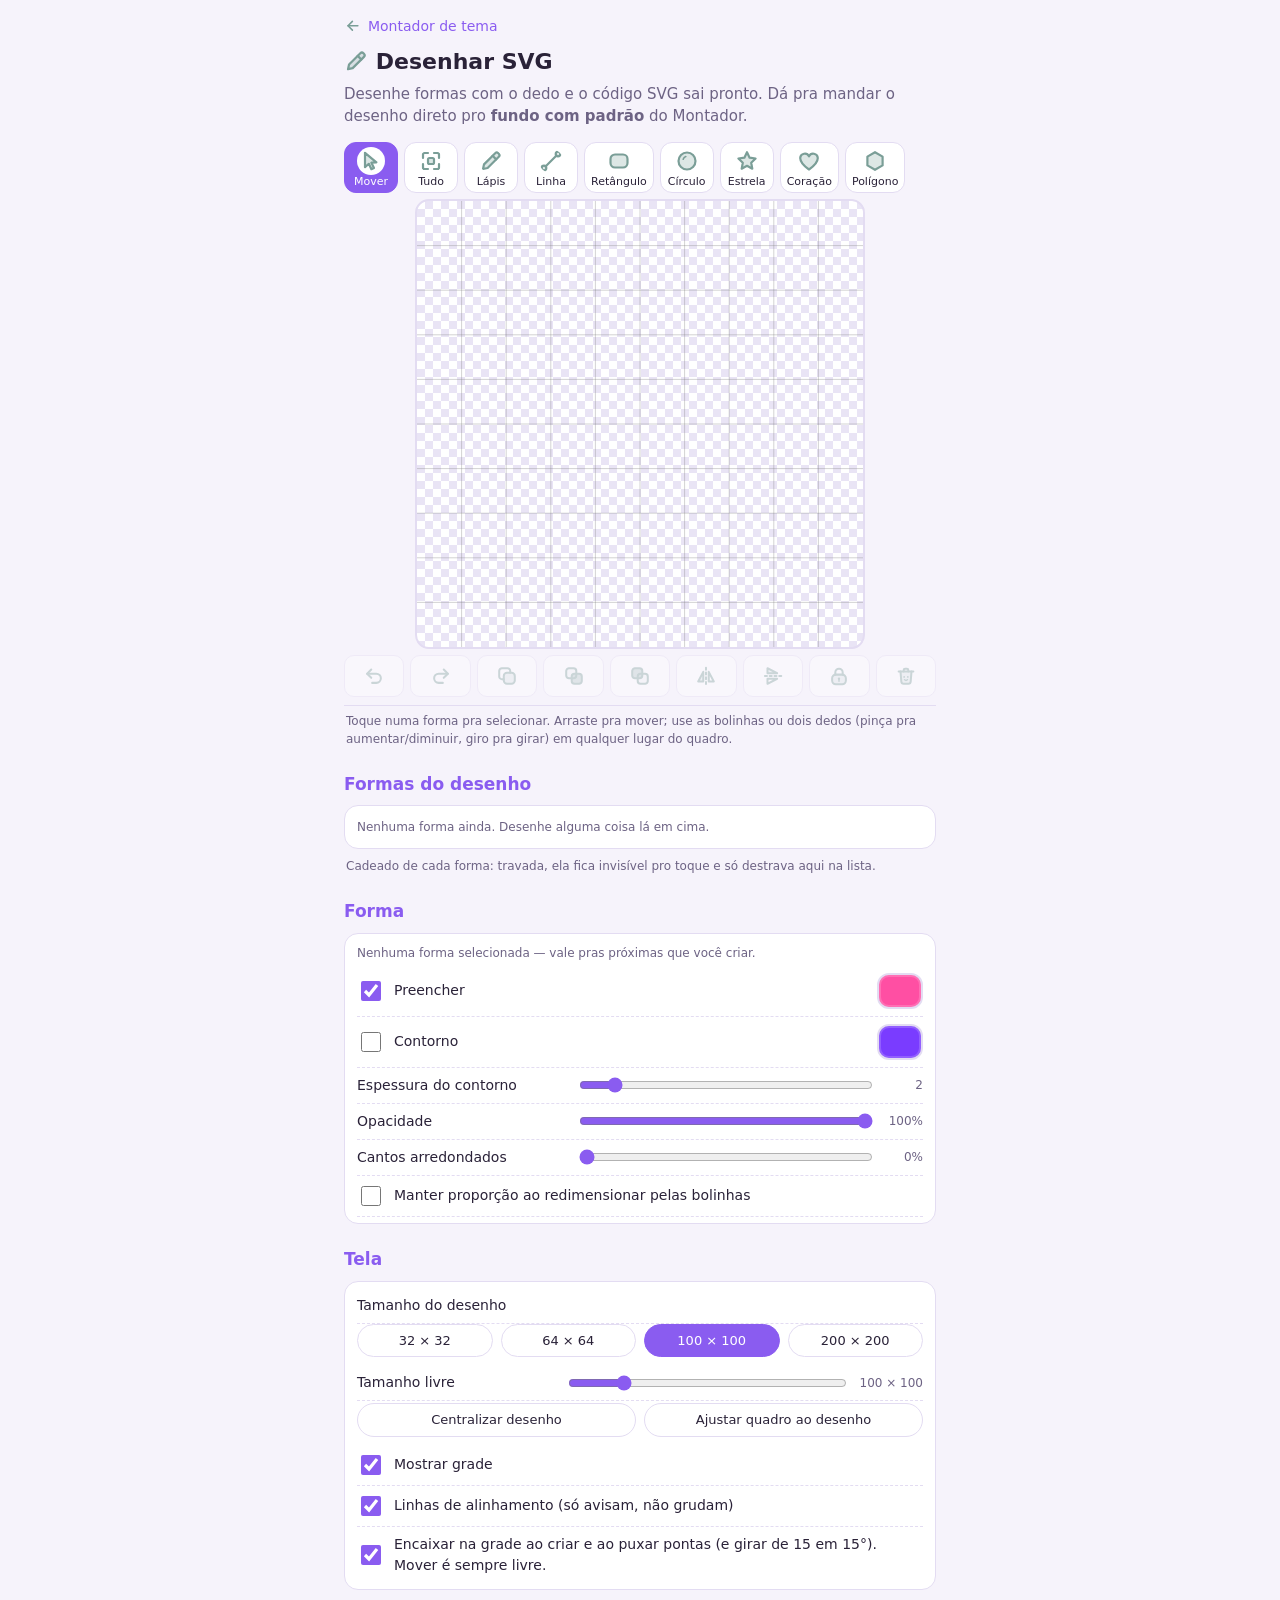
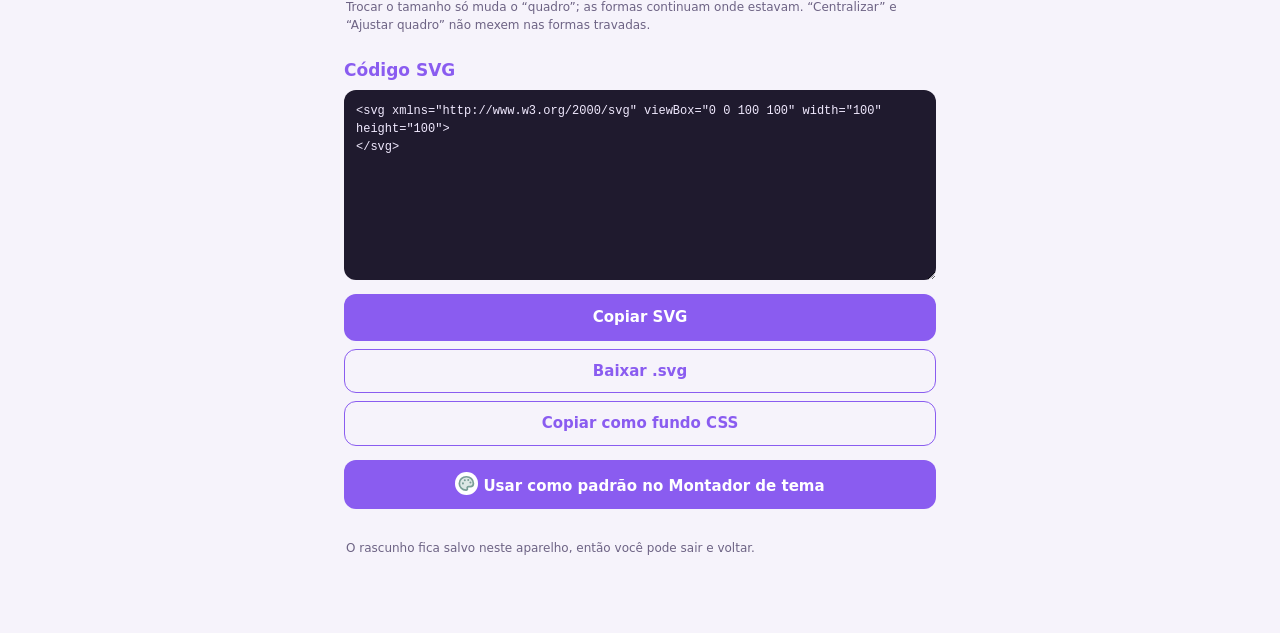
<file: templates/desenhar-svg.html>
<!DOCTYPE html>
<html lang="pt-BR">
<head>
<meta charset="UTF-8">
<meta name="viewport" content="width=device-width, initial-scale=1">
<title>Desenhar SVG · Sims 4 Translator</title>
<style>
:root{--pg:#f6f3fb;--cd:#fff;--tx:#2a2238;--mu:#6d6384;--ac:#8a5cf0;--bd:#e3dcf2;--cb:#1f1a2e;--ct:#f1eaff;--ck1:#e9e4f5;--ck2:#fff}
@media(prefers-color-scheme:dark){:root{--pg:#141020;--cd:#1d1730;--tx:#efe9fb;--mu:#a99ec4;--ac:#b79bff;--bd:#322950;--cb:#0f0b1a;--ck1:#241c3a;--ck2:#2e2548}}
*{box-sizing:border-box;-webkit-tap-highlight-color:transparent}
::selection{background:rgba(122,158,151,.45);color:inherit}
::-moz-selection{background:rgba(122,158,151,.45);color:inherit}
body{margin:0;background:var(--pg);color:var(--tx);font:15px/1.5 system-ui,-apple-system,Segoe UI,Roboto,sans-serif}
main{max-width:620px;margin:0 auto;padding:14px 14px 70px}
h1{font-size:22px;margin:.2em 0}h2{font-size:17px;margin:1.4em 0 .4em;color:var(--ac)}
p{margin:.4em 0}.sub{color:var(--mu);margin-top:0}a{color:var(--ac)}
.stk{position:sticky;top:0;z-index:5;background:var(--pg);padding:8px 0;border-bottom:1px solid var(--bd)}
.tools{display:flex;gap:6px;overflow-x:auto;padding-bottom:6px}
.tools button{flex:0 0 auto;min-width:54px;border:1px solid var(--bd);background:var(--cd);color:var(--tx);border-radius:12px;padding:4px 6px;font:inherit;font-size:11px;line-height:1.2;touch-action:manipulation}
.tools button b{display:block;font-size:19px;font-weight:400}
.tools button.on{background:var(--ac);border-color:var(--ac);color:#fff}
.tools button:disabled{opacity:.35}
#cvw{display:flex;justify-content:center}
#cv{width:min(100%,50vh);aspect-ratio:1;border-radius:14px;border:2px solid var(--bd);touch-action:none;user-select:none;-webkit-user-select:none;-webkit-touch-callout:none;
 background:conic-gradient(var(--ck1) 25%,var(--ck2) 0 50%,var(--ck1) 0 75%,var(--ck2) 0) 0 0/16px 16px}
.acts{display:flex;gap:6px;margin-top:6px}
.acts button{flex:1;border:1px solid var(--bd);background:var(--cd);color:var(--tx);border-radius:10px;padding:7px 0;font:inherit;font-size:16px;touch-action:manipulation}
.acts button:disabled{opacity:.35}.acts button.on{background:var(--ac);color:#fff;border-color:var(--ac)}
.box{background:var(--cd);border:1px solid var(--bd);border-radius:14px;padding:6px 12px;margin:8px 0}
.hint{color:var(--mu);font-size:12px;margin:6px 2px}
.r{display:flex;align-items:center;gap:10px;padding:7px 0;border-bottom:1px dashed var(--bd)}.r:last-child{border:0}
.r label{flex:1;font-size:14px}.r .v{color:var(--mu);font-size:12px;min-width:38px;text-align:right}
.r input[type=range]{flex:1.4;accent-color:var(--ac);min-width:0}
.sw2{width:46px;height:36px;border-radius:12px;border:2px solid var(--bd);box-shadow:inset 0 0 0 2px rgba(255,255,255,.18);flex-shrink:0;padding:0;cursor:pointer}.sw2:disabled{opacity:.35}
body.sp{padding-bottom:330px}body.sp #cv{width:min(100%,26vh)}
#sheet{position:fixed;left:0;right:0;bottom:0;z-index:20;max-width:620px;margin:0 auto;background:var(--cd);border:1px solid var(--bd);border-radius:22px 22px 0 0;padding:10px 14px 14px;box-shadow:0 -10px 40px rgba(0,0,0,.35)}
#sheet[hidden]{display:none}#sheet .hd{display:flex;justify-content:space-between;align-items:center;margin-bottom:8px}
#sv{position:relative;height:130px;border-radius:14px;touch-action:none;cursor:crosshair}
#hu{position:relative;height:22px;border-radius:99px;margin:10px 0;touch-action:none;background:linear-gradient(90deg,#f00,#ff0,#0f0,#0ff,#00f,#f0f,#f00)}
.th{position:absolute;width:22px;height:22px;border-radius:50%;border:3px solid #fff;box-shadow:0 0 0 1px rgba(0,0,0,.4),0 2px 6px rgba(0,0,0,.4);transform:translate(-50%,-50%);pointer-events:none}
#hut{top:50%}
.hxr{display:flex;gap:8px;align-items:center}.hxr .cp{display:flex;border-radius:10px;overflow:hidden;border:1px solid var(--bd)}.hxr .cp i{width:26px;height:36px}
.hxw{flex:1;min-width:0;display:flex;align-items:center;border:1px solid var(--bd);border-radius:10px;background:var(--pg)}.hxw #hx{flex:1;border:0;background:transparent;padding-left:2px}#hxc{flex:none;border:0;background:none;color:var(--mu);padding:0 4px 0 10px;height:36px;display:flex;align-items:center;touch-action:manipulation}#hxc.ok{color:var(--ac)}
#hx{flex:1;min-width:0;border:1px solid var(--bd);border-radius:10px;background:var(--pg);color:var(--tx);font:15px ui-monospace,Menlo,monospace;padding:8px 10px;text-transform:lowercase}
#done{border:0;border-radius:10px;background:var(--ac);color:#fff;font:inherit;font-weight:700;padding:9px 16px}
#sws{display:grid;grid-template-columns:repeat(8,1fr);gap:6px;margin-top:10px}#sws i{aspect-ratio:1;border-radius:9px;border:1px solid rgba(128,128,128,.35);cursor:pointer}
#sws small{grid-column:1/-1;color:var(--mu);font-size:11px;margin-top:2px}
.r input[type=checkbox]{width:20px;height:20px;accent-color:var(--ac)}
#pnl.lockd .r{pointer-events:none;opacity:.45}
#lst{max-height:210px;overflow-y:auto}
.lrow{display:flex;gap:6px;align-items:center;margin:5px 0}
.lrow .nm{flex:1;min-width:0;display:flex;gap:8px;align-items:center;text-align:left;border:1px solid var(--bd);background:var(--cd);color:var(--tx);border-radius:10px;padding:8px 10px;font:inherit;font-size:14px;touch-action:manipulation}
.lrow .nm.on{background:var(--ac);border-color:var(--ac);color:#fff}
.lrow .nm .ic{box-sizing:content-box;padding:2px;border-radius:50%}.lrow .nm.on .ic{background:#fff}
.lrow.lk .nm{opacity:.5}
.lrow .lb{flex:0 0 auto;border:1px solid var(--bd);background:var(--cd);border-radius:10px;padding:8px 10px;touch-action:manipulation}
.lrow.lk .lb{background:var(--ac);border-color:var(--ac)}.lrow.lk .lb .ic{background:#fff;border-radius:50%;box-sizing:content-box;padding:2px}
.r[hidden],[hidden]{display:none!important}
.row{display:flex;flex-wrap:wrap;gap:8px}
.chip{flex:1 1 20%;border:1px solid var(--bd);background:var(--cd);color:var(--tx);border-radius:99px;padding:6px 8px;font:inherit;font-size:13px}
.chip.on{background:var(--ac);color:#fff;border-color:var(--ac)}
textarea{width:100%;height:190px;background:var(--cb);color:var(--ct);border:0;border-radius:12px;padding:12px;font:12px/1.5 ui-monospace,Menlo,monospace;resize:vertical}
.go{width:100%;border:0;border-radius:12px;background:var(--ac);color:#fff;font:inherit;font-weight:700;padding:12px;margin-top:8px;display:block;text-align:center;text-decoration:none}
.go2{width:100%;border:1.5px solid var(--ac);border-radius:12px;background:none;color:var(--ac);font:inherit;font-weight:700;padding:10px;margin-top:8px;display:block;text-align:center;text-decoration:none}
.back{display:inline-block;margin:2px 0 4px;text-decoration:none;font-size:14px}
#msg{color:var(--ac);font-size:13px;min-height:1.4em;margin:6px 2px 0}

/* ícones SVG fofinhos (verde do tema padrão do site; só nos ícones, o fundo das páginas não muda) */
:root{--ig:#7a9e97}
.ic{display:inline-block;width:1.25em;height:1.25em;vertical-align:-.28em;color:var(--ig);flex:none}
.ie{display:inline-block;width:1em;height:1em;vertical-align:-.14em;color:currentColor}
.back .ic{margin-right:2px}
.tools button b{line-height:1}
.tools button b .ic,.acts button .ic{width:24px;height:24px;vertical-align:top}
.acts button .ic{width:22px;height:22px;vertical-align:middle}
.tools button .ic,.acts button .ic,.go .ic{box-sizing:content-box;padding:2px;border-radius:50%}
.tools button.on .ic,.acts button.on .ic,.go .ic{background:#fff}
h1 .ic{width:1.1em;height:1.1em;vertical-align:-.15em}
</style>
</head>
<body>
<svg width="0" height="0" style="position:absolute;width:0;height:0;overflow:hidden" aria-hidden="true" focusable="false"><defs><symbol id="i-back" viewBox="0 0 24 24"><g fill="none" stroke="currentColor" stroke-width="2.2" stroke-linecap="round" stroke-linejoin="round"><path d="M19 12H5.5"/><path d="M11.5 6l-6 6 6 6"/></g></symbol><symbol id="i-pointer" viewBox="0 0 24 24"><g fill="none" stroke="currentColor" stroke-width="2.2" stroke-linecap="round" stroke-linejoin="round"><path d="M6 3.8v14.4l3.8-3.4 2.6 5.4 2.6-1.3-2.6-5.2 5-.3z" fill="currentColor" fill-opacity=".25"/></g></symbol><symbol id="i-pencil" viewBox="0 0 24 24"><g fill="none" stroke="currentColor" stroke-width="2.2" stroke-linecap="round" stroke-linejoin="round"><path d="M4 20l1-4.6L16.2 4.2a2.2 2.2 0 013.1 0l.5.5a2.2 2.2 0 010 3.1L8.6 19z" fill="currentColor" fill-opacity=".25"/><path d="M13.6 6.8l3.6 3.6"/></g></symbol><symbol id="i-line" viewBox="0 0 24 24"><g fill="none" stroke="currentColor" stroke-width="2.2" stroke-linecap="round" stroke-linejoin="round"><path d="M6.5 17.5l11-11"/><circle cx="5" cy="19" r="2.3" fill="currentColor" fill-opacity=".25"/><circle cx="19" cy="5" r="2.3" fill="currentColor" fill-opacity=".25"/></g></symbol><symbol id="i-rect" viewBox="0 0 24 24"><g fill="none" stroke="currentColor" stroke-width="2.2" stroke-linecap="round" stroke-linejoin="round"><rect x="3.5" y="5.5" width="17" height="13" rx="4.5" fill="currentColor" fill-opacity=".25"/></g></symbol><symbol id="i-circle" viewBox="0 0 24 24"><g fill="none" stroke="currentColor" stroke-width="2.2" stroke-linecap="round" stroke-linejoin="round"><circle cx="12" cy="12" r="8.5" fill="currentColor" fill-opacity=".25"/><path d="M8.2 10.2a4.2 4.2 0 012.6-2.7" stroke-width="1.6"/></g></symbol><symbol id="i-star" viewBox="0 0 24 24"><g fill="none" stroke="currentColor" stroke-width="2.2" stroke-linecap="round" stroke-linejoin="round"><path d="M12 3.2l2.6 5.5 6 .8-4.4 4.2 1.1 6-5.3-2.9-5.3 2.9 1.1-6L3.4 9.5l6-.8z" fill="currentColor" fill-opacity=".25"/></g></symbol><symbol id="i-heart" viewBox="0 0 24 24"><g fill="none" stroke="currentColor" stroke-width="2.2" stroke-linecap="round" stroke-linejoin="round"><path d="M12 20.5C5 15.6 3.2 12.2 3.2 9a4.6 4.6 0 018.8-1.6A4.6 4.6 0 0120.8 9c0 3.2-1.8 6.6-8.8 11.5z" fill="currentColor" fill-opacity=".25"/></g></symbol><symbol id="i-hex" viewBox="0 0 24 24"><g fill="none" stroke="currentColor" stroke-width="2.2" stroke-linecap="round" stroke-linejoin="round"><path d="M12 3.2l7.6 4.4v8.8L12 20.8l-7.6-4.4V7.6z" fill="currentColor" fill-opacity=".25"/></g></symbol><symbol id="i-undo" viewBox="0 0 24 24"><g fill="none" stroke="currentColor" stroke-width="2.2" stroke-linecap="round" stroke-linejoin="round"><path d="M9 5L4.5 9.5 9 14"/><path d="M4.5 9.5h10a5 5 0 010 10H10"/></g></symbol><symbol id="i-redo" viewBox="0 0 24 24"><g fill="none" stroke="currentColor" stroke-width="2.2" stroke-linecap="round" stroke-linejoin="round"><path d="M15 5l4.5 4.5L15 14"/><path d="M19.5 9.5h-10a5 5 0 000 10H14"/></g></symbol><symbol id="i-copy" viewBox="0 0 24 24"><g fill="none" stroke="currentColor" stroke-width="2.2" stroke-linecap="round" stroke-linejoin="round"><rect x="8.5" y="8.5" width="12" height="12" rx="3.5" fill="currentColor" fill-opacity=".25"/><path d="M15.5 8.5v-2a3 3 0 00-3-3h-6a3 3 0 00-3 3v6a3 3 0 003 3h2"/></g></symbol><symbol id="i-front" viewBox="0 0 24 24"><g fill="none" stroke="currentColor" stroke-width="2.2" stroke-linecap="round" stroke-linejoin="round"><rect x="3.5" y="3.5" width="11" height="11" rx="3" fill="currentColor" fill-opacity=".1"/><rect x="9.5" y="9.5" width="11" height="11" rx="3" fill="currentColor" fill-opacity=".55"/></g></symbol><symbol id="i-backw" viewBox="0 0 24 24"><g fill="none" stroke="currentColor" stroke-width="2.2" stroke-linecap="round" stroke-linejoin="round"><rect x="3.5" y="3.5" width="11" height="11" rx="3" fill="currentColor" fill-opacity=".55"/><rect x="9.5" y="9.5" width="11" height="11" rx="3" fill="currentColor" fill-opacity=".1"/></g></symbol><symbol id="i-lock" viewBox="0 0 24 24"><g fill="none" stroke="currentColor" stroke-width="2.2" stroke-linecap="round" stroke-linejoin="round"><rect x="4.5" y="10.5" width="15" height="10.5" rx="4" fill="currentColor" fill-opacity=".25"/><path d="M8 10.5V8a4 4 0 018 0v2.5"/><circle cx="12" cy="15" r="1.3" fill="currentColor" stroke="none"/><path d="M12 16.2v1.6" stroke-width="1.6"/></g></symbol><symbol id="i-trash" viewBox="0 0 24 24"><g fill="none" stroke="currentColor" stroke-width="2.2" stroke-linecap="round" stroke-linejoin="round"><path d="M4 7h16"/><path d="M9.5 7V5.5A1.5 1.5 0 0111 4h2a1.5 1.5 0 011.5 1.5V7"/><path d="M6 7l.9 11.2a2.5 2.5 0 002.5 2.3h5.2a2.5 2.5 0 002.5-2.3L18 7" fill="currentColor" fill-opacity=".25"/><circle cx="10" cy="13" r="1" fill="currentColor" stroke="none"/><circle cx="14" cy="13" r="1" fill="currentColor" stroke="none"/><path d="M10.4 16a2 2 0 003.2 0" stroke-width="1.6"/></g></symbol><symbol id="i-palette" viewBox="0 0 24 24"><g fill="none" stroke="currentColor" stroke-width="2.2" stroke-linecap="round" stroke-linejoin="round"><path d="M12 3.5C7 3.5 3 7.2 3 12s3.6 8.5 8.6 8.5c1.5 0 2-1 1.6-2-.5-1.2.2-2.4 1.6-2.4H17a4 4 0 004-4c0-5-4-8.6-9-8.6z" fill="currentColor" fill-opacity=".25"/><circle cx="7.6" cy="12" r="1.3" fill="currentColor" stroke="none"/><circle cx="10" cy="7.9" r="1.3" fill="currentColor" stroke="none"/><circle cx="14.4" cy="7.7" r="1.3" fill="currentColor" stroke="none"/><circle cx="17.2" cy="11" r="1.3" fill="currentColor" stroke="none"/></g></symbol><symbol id="i-check" viewBox="0 0 24 24"><g fill="none" stroke="currentColor" stroke-width="2.2" stroke-linecap="round" stroke-linejoin="round"><circle cx="12" cy="12" r="9" fill="currentColor" fill-opacity=".25"/><path d="M7.8 12.4l3 3 5.4-6"/></g></symbol><symbol id="i-smile" viewBox="0 0 24 24"><g fill="none" stroke="currentColor" stroke-width="2.2" stroke-linecap="round" stroke-linejoin="round"><circle cx="12" cy="12" r="9" fill="currentColor" fill-opacity=".25"/><circle cx="9" cy="10.4" r="1.2" fill="currentColor" stroke="none"/><circle cx="15" cy="10.4" r="1.2" fill="currentColor" stroke="none"/><path d="M8.6 14a4 4 0 006.8 0"/></g></symbol><symbol id="i-fliph" viewBox="0 0 24 24"><g fill="none" stroke="currentColor" stroke-width="2.2" stroke-linecap="round" stroke-linejoin="round"><path d="M12 3v18" stroke-dasharray="2.2 3"/><path d="M9 7.5L3.5 18H9z" fill="currentColor" fill-opacity=".25"/><path d="M15 7.5L20.5 18H15z"/></g></symbol><symbol id="i-flipv" viewBox="0 0 24 24"><g transform="rotate(90 12 12)" fill="none" stroke="currentColor" stroke-width="2.2" stroke-linecap="round" stroke-linejoin="round"><path d="M12 3v18" stroke-dasharray="2.2 3"/><path d="M9 7.5L3.5 18H9z" fill="currentColor" fill-opacity=".25"/><path d="M15 7.5L20.5 18H15z"/></g></symbol><symbol id="i-unlock" viewBox="0 0 24 24"><g fill="none" stroke="currentColor" stroke-width="2.2" stroke-linecap="round" stroke-linejoin="round"><rect x="4.5" y="10.5" width="15" height="10.5" rx="4" fill="currentColor" fill-opacity=".25"/><path d="M8 10.5V8a4 4 0 017.7-1.5"/><circle cx="12" cy="15" r="1.3" fill="currentColor" stroke="none"/><path d="M12 16.2v1.6" stroke-width="1.6"/></g></symbol><symbol id="i-frame" viewBox="0 0 24 24"><g fill="none" stroke="currentColor" stroke-width="2.2" stroke-linecap="round" stroke-linejoin="round"><path d="M4 9V5.5A1.5 1.5 0 015.5 4H9"/><path d="M15 4h3.5A1.5 1.5 0 0120 5.5V9"/><path d="M20 15v3.5a1.5 1.5 0 01-1.5 1.5H15"/><path d="M9 20H5.5A1.5 1.5 0 014 18.5V15"/><rect x="9" y="9" width="6" height="6" rx="1.5" fill="currentColor" fill-opacity=".25"/></g></symbol></defs></svg>
<main>
<a class="back" href="/montar-tema"><svg class="ic" aria-hidden="true"><use href="#i-back"/></svg> Montador de tema</a>
<h1><svg class="ic" aria-hidden="true"><use href="#i-pencil"/></svg> Desenhar SVG</h1>
<p class="sub">Desenhe formas com o dedo e o código SVG sai pronto. Dá pra mandar o desenho direto pro <b>fundo com padrão</b> do Montador.</p>

<div class="stk">
  <div class="tools" id="tools"></div>
  <div id="cvw"><svg id="cv" viewBox="0 0 100 100" xmlns="http://www.w3.org/2000/svg"><g id="grid"></g><g id="art"></g><g id="ui"></g></svg></div>
  <div class="acts">
    <button id="bu" type="button" title="Desfazer" aria-label="Desfazer"><svg class="ic" aria-hidden="true"><use href="#i-undo"/></svg></button>
    <button id="br" type="button" title="Refazer" aria-label="Refazer"><svg class="ic" aria-hidden="true"><use href="#i-redo"/></svg></button>
    <button id="bd" type="button" title="Duplicar" aria-label="Duplicar"><svg class="ic" aria-hidden="true"><use href="#i-copy"/></svg></button>
    <button id="bf" type="button" title="Trazer pra frente" aria-label="Trazer pra frente"><svg class="ic" aria-hidden="true"><use href="#i-front"/></svg></button>
    <button id="bb" type="button" title="Mandar pra trás" aria-label="Mandar pra trás"><svg class="ic" aria-hidden="true"><use href="#i-backw"/></svg></button>
    <button id="bh" type="button" title="Inverter pro lado (espelhar)" aria-label="Inverter pro lado"><svg class="ic" aria-hidden="true"><use href="#i-fliph"/></svg></button>
    <button id="bv" type="button" title="Inverter pra cima/baixo (espelhar)" aria-label="Inverter pra cima ou pra baixo"><svg class="ic" aria-hidden="true"><use href="#i-flipv"/></svg></button>
    <button id="bl" type="button" title="Cadeado: trava a forma selecionada; sem seleção, destrava as travadas" aria-label="Travar forma"><svg class="ic" aria-hidden="true"><use href="#i-lock"/></svg></button>
    <button id="bx" type="button" title="Apagar" aria-label="Apagar"><svg class="ic" aria-hidden="true"><use href="#i-trash"/></svg></button>
  </div>
</div>
<p class="hint" id="hint"></p>

<h2>Formas do desenho</h2>
<div class="box" id="lst"></div>
<p class="hint">Cadeado de cada forma: travada, ela fica invisível pro toque e só destrava aqui na lista.</p>

<h2>Forma</h2>
<div class="box" id="pnl">
  <div class="hint" id="who" style="margin:4px 0"></div>
  <div class="r"><input type="checkbox" id="fo"><label for="fo">Preencher</label><button type="button" class="sw2" id="fill" aria-label="Escolher a cor do preenchimento"></button></div>
  <div class="r"><input type="checkbox" id="so"><label for="so">Contorno</label><button type="button" class="sw2" id="stroke" aria-label="Escolher a cor do contorno"></button></div>
  <div class="r"><label>Espessura do contorno</label><input type="range" id="sw" min="0" max="20" step="0.5"><span class="v" id="swv"></span></div>
  <div class="r"><label>Opacidade</label><input type="range" id="op" min="10" max="100" step="5"><span class="v" id="opv"></span></div>
  <div class="r" id="rrx"><label>Cantos arredondados</label><input type="range" id="rx" min="0" max="100"><span class="v" id="rxv"></span></div>
  <div class="r" id="rn"><label id="nl">Pontas</label><input type="range" id="n" min="3" max="12"><span class="v" id="nv"></span></div>
  <div class="r"><input type="checkbox" id="kp"><label for="kp">Manter proporção ao redimensionar pelas bolinhas</label></div>
  <div class="r" id="rrot"><label>Giro</label><input type="range" id="rot" min="-180" max="180" step="5"><span class="v" id="rotv"></span></div>
</div>

<h2>Tela</h2>
<div class="box">
  <div class="r"><label>Tamanho do desenho</label></div>
  <div class="row" id="sizes" style="padding-bottom:8px"></div>
  <div class="r"><label>Tamanho livre</label><input type="range" id="nsz" min="8" max="512" step="1"><span class="v" id="nszv" style="min-width:64px"></span></div>
  <div class="row" style="padding:2px 0 8px"><button class="chip" id="ctr" type="button">Centralizar desenho</button><button class="chip" id="fit" type="button">Ajustar quadro ao desenho</button></div>
  <div class="r"><input type="checkbox" id="gridOn" checked><label for="gridOn">Mostrar grade</label></div>
  <div class="r"><input type="checkbox" id="guOn" checked><label for="guOn">Linhas de alinhamento (só avisam, não grudam)</label></div>
  <div class="r"><input type="checkbox" id="snapOn" checked><label for="snapOn">Encaixar na grade ao criar e ao puxar pontas (e girar de 15 em 15°). Mover é sempre livre.</label></div>
</div>
<p class="hint">Trocar o tamanho só muda o “quadro”; as formas continuam onde estavam. “Centralizar” e “Ajustar quadro” não mexem nas formas travadas.</p>

<h2>Código SVG</h2>
<textarea id="code" readonly spellcheck="false"></textarea>
<button class="go" id="cp" type="button">Copiar SVG</button>
<button class="go2" id="dl" type="button">Baixar .svg</button>
<button class="go2" id="css" type="button">Copiar como fundo CSS</button>
<button class="go" id="use" type="button" style="margin-top:14px"><svg class="ic" aria-hidden="true"><use href="#i-palette"/></svg> Usar como padrão no Montador de tema</button>
<p id="msg"></p>
<p class="hint">O rascunho fica salvo neste aparelho, então você pode sair e voltar.</p>
</main>
<div id="sheet" hidden>
<div class="hd"><b id="stt"></b><span style="color:var(--mu);font-size:12px">toque ou arraste</span></div>
<div id="sv"><i class="th" id="svt"></i></div>
<div id="hu"><i class="th" id="hut"></i></div>
<div class="hxr"><span class="cp"><i id="old"></i><i id="new"></i></span><span class="hxw"><button id="hxc" type="button" title="Copiar cor" aria-label="Copiar cor"></button><input id="hx" maxlength="7" autocapitalize="off" spellcheck="false"></span><button id="done" type="button">Pronto</button></div>
<div id="sws"></div>
</div>

<script>
(function(){
var $=function(i){return document.getElementById(i)};
var cv=$('cv'),art=$('art'),ui=$('ui'),gridG=$('grid');
var N=100,G=10,objs=[],sel=null,tool='move',nid=1,snapOn=true,guOn=true,gl=null,gridOn=true,lock=false,drag=null;
// estilo que as próximas formas vão usar (também é o que o painel mostra com nada selecionado)
var D={fill:'#ff4fa3',stroke:'#7a3cff',sw:2,fo:1,so:0,op:1,rx:0,n:5,pn:6};
var NAMES={rect:'Retângulo',ell:'Círculo',star:'Estrela',heart:'Coração',poly:'Polígono',line:'Linha',pen:'Lápis'};
var TOOLS=[['move','pointer','Mover'],['frame','frame','Tudo'],['pen','pencil','Lápis'],['line','line','Linha'],['rect','rect','Retângulo'],['ell','circle','Círculo'],['star','star','Estrela'],['heart','heart','Coração'],['poly','hex','Polígono']];
var HINTS={move:'Toque numa forma pra selecionar. Arraste pra mover; use as bolinhas ou dois dedos (pinça pra aumentar/diminuir, giro pra girar) em qualquer lugar do quadro.',pen:'Arraste o dedo pra desenhar à mão livre.',line:'Arraste pra riscar uma linha reta. Um toque solta uma linha pronta.',rect:'Arraste pra criar. Um toque solta uma forma pronta.',ell:'Arraste pra criar. Um toque solta uma forma pronta.',star:'Arraste pra criar. Um toque solta uma forma pronta.',heart:'Arraste pra criar. Um toque solta uma forma pronta.',poly:'Arraste pra criar. Um toque solta uma forma pronta.'};
HINTS.frame='Mexe no desenho inteiro, igual nas formas: um dedo arrasta, dois dedos abrem/fecham pra aumentar/diminuir e giram. Formas travadas não mexem.';
function f(n){return +(+n).toFixed(2)}
function rad(d){return d*Math.PI/180}
function step(){return N/G/2}
function sn(v){return snapOn?Math.round(v/step())*step():v}
function ctr(o){return[o.x+o.w/2,o.y+o.h/2]}
function rot(x,y,a){var c=Math.cos(a),s=Math.sin(a);return[x*c-y*s,x*s+y*c]}
function ppu(){var w=cv.getBoundingClientRect().width;return w?N/w:N/340} // unidades do desenho por pixel da tela
function pt(e){var r=cv.getBoundingClientRect();return[(e.clientX-r.left)*N/(r.width||340),(e.clientY-r.top)*N/(r.height||340)]}
function byId(id){for(var i=0;i<objs.length;i++)if(objs[i].id===id)return objs[i]}
function I(n){return'<svg class="ic" aria-hidden="true"><use href="#i-'+n+'"/></svg>'}
function say(t){$('msg').innerHTML=t;clearTimeout(say.t);say.t=setTimeout(function(){$('msg').textContent=''},2600)}

// coração: pontos de Bézier numa caixa qualquer; a caixa real é medida por amostragem
var H=[[0,46],[-46,14],[-52,-22],[-28,-38],[-12,-48],[0,-38],[0,-26],[0,-38],[12,-48],[28,-38],[52,-22],[46,14],[0,46]],HB=(function(){
 var x0=1e9,x1=-1e9,y0=1e9,y1=-1e9;
 for(var s=0;s<4;s++)for(var t=0;t<=1.0001;t+=.02){var p=[0,1].map(function(a){var q0=H[s*3][a],q1=H[s*3+1][a],q2=H[s*3+2][a],q3=H[s*3+3][a],u=1-t;return u*u*u*q0+3*u*u*t*q1+3*u*t*t*q2+t*t*t*q3});x0=Math.min(x0,p[0]);x1=Math.max(x1,p[0]);y0=Math.min(y0,p[1]);y1=Math.max(y1,p[1])}
 return{x:x0,y:y0,w:x1-x0,h:y1-y0}})();

// ---------- desenhar cada tipo de forma ----------
function geo(o){
 var t=o.t,c=ctr(o),i,a,rr,p=[];
 if(t==='rect'){rr=o.rx/100*Math.min(o.w,o.h)/2;return['rect','x="'+f(o.x)+'" y="'+f(o.y)+'" width="'+f(o.w)+'" height="'+f(o.h)+'"'+(rr?' rx="'+f(rr)+'"':'')]}
 if(t==='ell')return['ellipse','cx="'+f(c[0])+'" cy="'+f(c[1])+'" rx="'+f(o.w/2)+'" ry="'+f(o.h/2)+'"'];
 if(t==='line')return['line','x1="'+f(o.x1)+'" y1="'+f(o.y1)+'" x2="'+f(o.x2)+'" y2="'+f(o.y2)+'"'];
 if(t==='star'||t==='poly'){
  var n=o.n,m=t==='star'?n*2:n;
  for(i=0;i<m;i++){a=rad(-90+i*360/m);rr=t==='star'&&i%2?.42:1;p.push(f(c[0]+o.w/2*Math.cos(a)*rr)+','+f(c[1]+o.h/2*Math.sin(a)*rr))}
  return['polygon','points="'+p.join(' ')+'"'];
 }
 if(t==='heart'){
  var q=H.map(function(h){return f(o.x+(h[0]-HB.x)/HB.w*o.w)+' '+f(o.y+(h[1]-HB.y)/HB.h*o.h)});
  return['path','d="M'+q[0]+'C'+q.slice(1,4).join(' ')+' '+q.slice(4,7).join(' ')+' '+q.slice(7,10).join(' ')+' '+q.slice(10).join(' ')+'Z"'];
 }
 if(t==='pen'){return['path','d="'+penD(o.pts.map(function(u){return[o.x+u[0]*o.w,o.y+u[1]*o.h]}))+'"']}
}
function penD(p){
 if(p.length<2)return'M'+f(p[0][0])+' '+f(p[0][1]);
 var d='M'+f(p[0][0])+' '+f(p[0][1]);
 if(p.length===2)return d+'L'+f(p[1][0])+' '+f(p[1][1]);
 for(var i=1;i<p.length-1;i++)d+='Q'+f(p[i][0])+' '+f(p[i][1])+' '+f((p[i][0]+p[i+1][0])/2)+' '+f((p[i][1]+p[i+1][1])/2);
 return d+'L'+f(p[p.length-1][0])+' '+f(p[p.length-1][1]);
}
// modo: 'out' = SVG final · 'cv' = na tela (com data-id) · 'hit' = área de toque invisível mais larga
function el(o,mode){
 var g=geo(o),c=o.t==='line'?null:ctr(o),open=o.t==='line'||o.t==='pen',s;
 if(mode==='hit'){
  s=' fill="'+(open?'none':'transparent')+'" stroke="transparent" stroke-width="'+f(Math.max(o.sw,14*ppu()))+'"';
 }else{
  s=' fill="'+(o.fo&&!open?o.fill:'none')+'" stroke="'+(o.so?o.stroke:'none')+'"';
  if(o.so)s+=' stroke-width="'+f(o.sw)+'" stroke-linecap="round" stroke-linejoin="round"';
  if(o.op<1)s+=' opacity="'+f(o.op)+'"';
 }
 if(o.r&&c)s+=' transform="rotate('+f(o.r)+' '+f(c[0])+' '+f(c[1])+')"';
 if(mode!=='out'){if(o.lk)s+=' pointer-events="none"';else s+=' data-id="'+o.id+'"'}
 var r='<'+g[0]+' '+g[1]+s+'/>';
 return o.lk&&mode!=='out'?'<g pointer-events="none">'+r+'</g>':r;
}
function inner(){return objs.map(function(o){return el(o,'out')}).join('')}
function svgOut(){
 return'<svg xmlns="http://www.w3.org/2000/svg" viewBox="0 0 '+N+' '+N+'" width="'+N+'" height="'+N+'">\n'+objs.map(function(o){return'  '+el(o,'out')}).join('\n')+(objs.length?'\n':'')+'</svg>';
}

// ---------- tela ----------
function drawGrid(){
 gridG.innerHTML='';if(!gridOn)return;
 var h='',s=N/G;
 for(var v=s;v<N-.01;v+=s)h+='M'+f(v)+' 0V'+N+'M0 '+f(v)+'H'+N;
 gridG.innerHTML='<path d="'+h+'" fill="none" stroke="rgba(128,128,128,.35)" stroke-width="1" vector-effect="non-scaling-stroke"/>';
}
function guideHTML(){
 if(!gl)return'';var h='';
 gl.v.forEach(function(x){h+='<line x1="'+f(x)+'" y1="0" x2="'+f(x)+'" y2="'+N+'" stroke="#ff2d95" stroke-width="1" stroke-dasharray="4 3" vector-effect="non-scaling-stroke" pointer-events="none"/>'});
 gl.h.forEach(function(y){h+='<line x1="0" y1="'+f(y)+'" x2="'+N+'" y2="'+f(y)+'" stroke="#ff2d95" stroke-width="1" stroke-dasharray="4 3" vector-effect="non-scaling-stroke" pointer-events="none"/>'});
 return h;
}
function bnd(o){
 if(o.t==='line')return{x0:Math.min(o.x1,o.x2),x1:Math.max(o.x1,o.x2),y0:Math.min(o.y1,o.y2),y1:Math.max(o.y1,o.y2)};
 var c=ctr(o),a=rad(o.r||0),x0=1e9,y0=1e9,x1=-1e9,y1=-1e9;
 [[-1,-1],[1,-1],[1,1],[-1,1]].forEach(function(q){var v=rot(q[0]*o.w/2,q[1]*o.h/2,a),x=c[0]+v[0],y=c[1]+v[1];x0=Math.min(x0,x);x1=Math.max(x1,x);y0=Math.min(y0,y);y1=Math.max(y1,y)});
 return{x0:x0,x1:x1,y0:y0,y1:y1};
}
// alinhamento: bordas e centro da forma contra bordas/centro das outras formas e do quadro
function guides(o,snap){
 var T=6*ppu(),b=bnd(o),tx=[0,N/2,N],ty=[0,N/2,N];
 objs.forEach(function(p){if(p===o)return;var q=bnd(p);tx.push(q.x0,(q.x0+q.x1)/2,q.x1);ty.push(q.y0,(q.y0+q.y1)/2,q.y1)});
 function best(m,t){var d=null;m.forEach(function(a){t.forEach(function(c){var e=c-a;if(Math.abs(e)<T&&(d===null||Math.abs(e)<Math.abs(d)))d=e})});return d}
 var dx=best([b.x0,(b.x0+b.x1)/2,b.x1],tx),dy=best([b.y0,(b.y0+b.y1)/2,b.y1],ty);
 if(snap&&(dx||dy))shiftAll([o],dx||0,dy||0);
 b=bnd(o);var g={v:[],h:[]},E=snap?.01*ppu()+.005:3*ppu();
 [b.x0,(b.x0+b.x1)/2,b.x1].forEach(function(a){if(tx.some(function(c){return Math.abs(c-a)<E})&&g.v.indexOf(a)<0)g.v.push(a)});
 [b.y0,(b.y0+b.y1)/2,b.y1].forEach(function(a){if(ty.some(function(c){return Math.abs(c-a)<E})&&g.h.indexOf(a)<0)g.h.push(a)});
 return g;
}
function drawUI(){
 var k=ppu(),h='';ui.innerHTML=guideHTML();
 if(drag&&drag.k==='pen'){
  ui.innerHTML='<path d="'+penD(drag.pts)+'" fill="none" stroke="'+D.stroke+'" stroke-width="'+f(Math.max(D.sw,1.5))+'" stroke-linecap="round" stroke-linejoin="round"/>';return;
 }
 if(tool!=='move'||!sel||sel.lk)return;
 var o=sel,hd=function(name,x,y){if(o.lk)return'';return'<circle cx="'+f(x)+'" cy="'+f(y)+'" r="'+f(20*k)+'" fill="transparent" data-h="'+name+'"/><circle cx="'+f(x)+'" cy="'+f(y)+'" r="'+f(9*k)+'" fill="#fff" stroke="#8a5cf0" stroke-width="2" vector-effect="non-scaling-stroke" pointer-events="none"/>'};
 if(o.t==='line'){
  h='<line x1="'+f(o.x1)+'" y1="'+f(o.y1)+'" x2="'+f(o.x2)+'" y2="'+f(o.y2)+'" stroke="#8a5cf0" stroke-width="1" stroke-dasharray="4 3" vector-effect="non-scaling-stroke" pointer-events="none"/>'+hd('p1',o.x1,o.y1)+hd('p2',o.x2,o.y2);
 }else{
  var c=ctr(o);
  h='<g transform="rotate('+f(o.r)+' '+f(c[0])+' '+f(c[1])+')"><rect x="'+f(o.x)+'" y="'+f(o.y)+'" width="'+f(o.w)+'" height="'+f(o.h)+'" fill="none" stroke="#8a5cf0" stroke-width="1" stroke-dasharray="4 3" vector-effect="non-scaling-stroke" pointer-events="none"/>'
   +(o.lk?'':'<line x1="'+f(c[0])+'" y1="'+f(o.y)+'" x2="'+f(c[0])+'" y2="'+f(o.y-26*k)+'" stroke="#8a5cf0" stroke-width="1" vector-effect="non-scaling-stroke" pointer-events="none"/>')
   +hd('rot',c[0],o.y-26*k)+hd('nw',o.x,o.y)+hd('ne',o.x+o.w,o.y)+hd('se',o.x+o.w,o.y+o.h)+hd('sw',o.x,o.y+o.h)+'</g>';
 }
 ui.innerHTML+=h;
}
var raf=0;
function redraw(){
 var h='';
 objs.forEach(function(o){h+=el(o,'cv');if(!o.fo||o.t==='line'||o.t==='pen')h+=el(o,'hit')});
 art.innerHTML=h;
 cv.setAttribute('viewBox','0 0 '+N+' '+N);
 drawUI();
 if(!raf)raf=requestAnimationFrame(function(){raf=0;$('code').value=svgOut();});
}
// ---------- painel ----------
var RANGES={sw:['swv',function(v){return v}],op:['opv',function(v){return Math.round(v*100)+'%'}],rx:['rxv',function(v){return v+'%'}],n:['nv',function(v){return v}],rot:['rotv',function(v){return v+'°'}]};
function sync(){
 var s=sel||D,t=sel?sel.t:null;
 $('who').textContent=sel?'Editando: '+NAMES[t]+(t==='pen'||t==='line'?' (a cor é a do contorno)':''):'Nenhuma forma selecionada — vale pras próximas que você criar.';
 $('fo').checked=!!s.fo;$('so').checked=!!s.so;$('fill').style.background=s.fill;$('stroke').style.background=s.stroke;
 $('sw').max=Math.max(4,Math.round(N/5));
 ['sw','op','rx','n'].forEach(function(k){var v=k==='op'?Math.round(s.op*100):s[k];if(k==='op'){$('op').value=v;$('opv').textContent=v+'%'}else{$(k).value=v;$(RANGES[k][0]).textContent=RANGES[k][1](v)}});
 $('rot').value=sel?sel.r:0;$('rotv').textContent=(sel?sel.r:0)+'°';
 $('rrx').hidden=sel?t!=='rect':false;
 $('rn').hidden=sel?!(t==='star'||t==='poly'):true;
 $('nl').textContent=t==='poly'?'Lados':'Pontas';
 $('rrot').hidden=!sel||t==='line';
 $('fo').disabled=t==='line'||t==='pen';$('fill').disabled=$('fo').disabled;
 var has=!!sel,lk=!!(sel&&sel.lk);$('bd').disabled=!has;['bf','bb','bh','bv','bx'].forEach(function(i){$(i).disabled=!has||lk});
 $('bl').disabled=!sel;buildList();
 $('pnl').classList.toggle('lockd',lk);
  if(lk&&!$('sheet').hidden)pkClose();
 if(!$('sheet').hidden&&!P.busy){if(P.k==='fill'&&$('fill').disabled)pkClose();else pkSync()}
}
function setProp(k,v){
 if(sel&&sel.lk)return;
 if(k==='n'&&sel&&sel.t==='poly')D.pn=v;else D[k]=v;
 if(sel)sel[k]=v;
 if(sel&&k==='fill'&&sel.t!=='line'&&sel.t!=='pen'){sel.fo=1;D.fo=1}
 if(k==='stroke'){D.so=1;if(sel){sel.so=1;if(!sel.sw){sel.sw=2;D.sw=2}}}
 if(k==='sw'&&v>0){D.so=1;if(sel)sel.so=1}
 redraw();sync();
}
// ---------- histórico + rascunho ----------
var hist=[],hi=-1;
function save(){try{localStorage.setItem('s4t_draw',JSON.stringify({N:N,G:G,objs:objs,D:D}))}catch(e){}}
function updUndo(){$('bu').disabled=hi<=0;$('br').disabled=hi>=hist.length-1}
function commit(){
 var s=JSON.stringify({N:N,objs:objs});if(hist[hi]===s)return;
 hist=hist.slice(0,hi+1);hist.push(s);if(hist.length>80)hist.shift();hi=hist.length-1;save();updUndo();buildList();
}
function restore(s){
 var j=JSON.parse(s),id=sel&&sel.id;N=j.N;objs=j.objs;nid=objs.reduce(function(m,o){return Math.max(m,o.id)},0)+1;sel=id?byId(id)||null:null;if(sel&&sel.lk)sel=null;
 buildSizes();drawGrid();redraw();sync();updUndo();save();
}
$('bu').onclick=function(){if(hi>0){hi--;restore(hist[hi])}};
$('br').onclick=function(){if(hi<hist.length-1){hi++;restore(hist[hi])}};
// ---------- criar / mexer ----------
function mk(t,x,y,w,h){
 var o={id:nid++,t:t,x:x,y:y,w:w,h:h,r:0,fill:D.fill,stroke:D.stroke,sw:D.sw,fo:D.fo,so:D.so,op:D.op,rx:D.rx,n:t==='poly'?D.pn:D.n};
 if(t==='pen'||t==='line'){o.fo=0;o.so=1;if(!(o.sw>0))o.sw=2}
 return o;
}
function select(o){if(o&&o.lk)o=null;sel=o||null;redraw();sync()}
function setTool(t){tool=t;drag=null;if(t!=='move')sel=null;
 document.querySelectorAll('#tools button').forEach(function(b){b.className=b.dataset.t===t?'on':''});
 $('hint').textContent=HINTS[t];redraw();sync()}
function rdp(p,e){ // simplifica o traço à mão livre
 if(p.length<3)return p;
 var a=p[0],b=p[p.length-1],dm=0,im=0,i;
 for(i=1;i<p.length-1;i++){var d=Math.abs((b[1]-a[1])*p[i][0]-(b[0]-a[0])*p[i][1]+b[0]*a[1]-b[1]*a[0])/(Math.hypot(b[0]-a[0],b[1]-a[1])||1e-6);if(d>dm){dm=d;im=i}}
 if(dm>e){var l=rdp(p.slice(0,im+1),e),r=rdp(p.slice(im),e);return l.slice(0,-1).concat(r)}
 return[a,b];
}
function finishPen(){
 var p=drag.pts;drag=null;
 if(p.length<2){redraw();return}
 p=rdp(p,1.2*ppu());
 var x0=1e9,y0=1e9,x1=-1e9,y1=-1e9;p.forEach(function(q){x0=Math.min(x0,q[0]);y0=Math.min(y0,q[1]);x1=Math.max(x1,q[0]);y1=Math.max(y1,q[1])});
 var w=Math.max(x1-x0,.001),h=Math.max(y1-y0,.001),o=mk('pen',x0,y0,w,h);
 o.pts=p.map(function(q){return[(q[0]-x0)/w,(q[1]-y0)/h]});objs.push(o);sel=null;commit();redraw();
}
// ---- gesto de dois dedos (como no PicsArt): pinça = tamanho, giro = rotação, arrastar = mover ----
// vale em qualquer lugar do quadro, na forma selecionada; tamanho praticamente sem limite
var ptrs={},gest=null,mute=false,mainId=null,GMIN=.004,GMAX=100;
function pcount(){return Object.keys(ptrs).length}
function startGest(){
 var ids=Object.keys(ptrs),a=ptrs[ids[0]],b=ptrs[ids[1]];
 drag=null;mute=false;
 gest={ids:ids,o:sel,o0:JSON.parse(JSON.stringify(sel)),c0:[(a[0]+b[0])/2,(a[1]+b[1])/2],
  d0:Math.max(Math.hypot(b[0]-a[0],b[1]-a[1]),12*ppu()),a0:Math.atan2(b[1]-a[1],b[0]-a[0])};
}
function moveGest(){
 var g=gest,o=g.o,o0=g.o0,a=ptrs[g.ids[0]],b=ptrs[g.ids[1]];if(!a||!b)return;
 var c=[(a[0]+b[0])/2,(a[1]+b[1])/2],an=Math.atan2(b[1]-a[1],b[0]-a[0]),k=Math.hypot(b[0]-a[0],b[1]-a[1])/g.d0,
  da=an-g.a0,dx=c[0]-g.c0[0],dy=c[1]-g.c0[1],
  big=o0.t==='line'?Math.hypot(o0.x2-o0.x1,o0.y2-o0.y1):Math.max(o0.w,o0.h);
 if(big>0)k=Math.max(Math.min(1,N*GMIN/big),Math.min(Math.max(1,N*GMAX/big),k)); // só segura os extremos (0,4% a 100× o quadro)
 if(o0.t==='line'){ // gira e escala em volta do meio da linha
  var m=[(o0.x1+o0.x2)/2+dx,(o0.y1+o0.y2)/2+dy],v=rot((o0.x1-o0.x2)/2*k,(o0.y1-o0.y2)/2*k,da);
  o.x1=m[0]+v[0];o.y1=m[1]+v[1];o.x2=m[0]-v[0];o.y2=m[1]-v[1];
 }else{ // gira e escala em volta do centro da forma; o meio dos dedos arrasta
  var c0=ctr(o0),w=o0.w*k,h=o0.h*k,r=o0.r+da*180/Math.PI;
  o.w=w;o.h=h;o.x=c0[0]+dx-w/2;o.y=c0[1]+dy-h/2;
  while(r>180)r-=360;while(r<=-180)r+=360;
  if(snapOn){var q=Math.round(r/15)*15;if(Math.abs(r-q)<3.5)r=q} // ímã leve nos ângulos de 15°
  r=Math.round(r);while(r>180)r-=360;while(r<=-180)r+=360;o.r=r;
 }
 gl=guOn?guides(o,false):null;
 redraw();sync();
}
var fp={},fg=null;
// ferramenta "Tudo": mesmo gesto das formas (arrastar, abrir/fechar, girar), mas no desenho inteiro; travadas ficam de fora
function fbase(){
 var k=Object.keys(fp);if(!k.length){fg=null;return}
 var a=fp[k[0]],b=fp[k[1]],two=!!b;
 fg={two:two,c0:two?[(a[0]+b[0])/2,(a[1]+b[1])/2]:a,d0:two?Math.max(Math.hypot(b[0]-a[0],b[1]-a[1]),12*ppu()):1,a0:two?Math.atan2(b[1]-a[1],b[0]-a[0]):0,
  list:objs.filter(function(o){return !o.lk}).map(function(o){return{o:o,s:JSON.parse(JSON.stringify(o))}})};
}
function fApply(){
 var g=fg,k=Object.keys(fp),a=fp[k[0]],b=fp[k[1]];if(!g||!a)return;
 var two=g.two&&!!b,c=two?[(a[0]+b[0])/2,(a[1]+b[1])/2]:a,
  sc=two?Math.max(.05,Math.min(20,Math.hypot(b[0]-a[0],b[1]-a[1])/g.d0)):1,da=two?Math.atan2(b[1]-a[1],b[0]-a[0])-g.a0:0;
 function map(x,y){var v=rot((x-g.c0[0])*sc,(y-g.c0[1])*sc,da);return[c[0]+v[0],c[1]+v[1]]}
 g.list.forEach(function(it){
  var o=it.o,s0=it.s,p,q;
  if(s0.t==='line'){p=map(s0.x1,s0.y1);q=map(s0.x2,s0.y2);o.x1=p[0];o.y1=p[1];o.x2=q[0];o.y2=q[1]}
  else{
   var cc=ctr(s0),n=map(cc[0],cc[1]),w=s0.w*sc,h=s0.h*sc,r=s0.r+da*180/Math.PI;
   while(r>180)r-=360;while(r<=-180)r+=360;r=Math.round(r);while(r>180)r-=360;while(r<=-180)r+=360;
   o.w=w;o.h=h;o.x=n[0]-w/2;o.y=n[1]-h/2;o.r=r;
  }
 });
 redraw();
}
cv.addEventListener('pointerdown',function(e){
 if(tool!=='frame')return;e.stopImmediatePropagation();e.preventDefault();
 fp[e.pointerId]=pt(e);try{cv.setPointerCapture(e.pointerId)}catch(_){}
 fbase();
});
cv.addEventListener('pointermove',function(e){
 if(tool!=='frame')return;e.stopImmediatePropagation();e.preventDefault();
 if(!fp[e.pointerId])return;fp[e.pointerId]=pt(e);fApply();
});
function fEnd(e){if(!fp[e.pointerId])return;e.stopImmediatePropagation();delete fp[e.pointerId];fbase();commit();redraw();sync()}
cv.addEventListener('pointerup',fEnd);cv.addEventListener('pointercancel',fEnd);
cv.addEventListener('pointerdown',function(e){
 e.preventDefault();var p=pt(e),h=e.target.dataset&&e.target.dataset.h,id=e.target.dataset&&e.target.dataset.id;
 ptrs[e.pointerId]=p;try{cv.setPointerCapture(e.pointerId)}catch(_){}
 var n=pcount();
 if(n===1){mute=false;mainId=e.pointerId}
 else{if(n===2&&tool==='move'&&sel&&!sel.lk&&!gest)startGest();return} // 2º dedo: gesto na forma selecionada
 if(h&&sel&&!sel.lk){startHandle(h,p);return}
 if(tool==='move'){
  var o=id?byId(+id):null;if(o&&o.lk)o=null;
  if(o){select(o);drag=o.lk?{k:'none'}:{k:'move',p0:p,o0:JSON.parse(JSON.stringify(o)),o:o}} // travada: só seleciona
  else drag={k:'desel'}; // só desmarca ao soltar, pra dar pra fazer o gesto de dois dedos em área vazia
  return;
 }
 if(tool==='pen'){drag={k:'pen',pts:[p]};return}
 drag={k:'draw',p0:[sn(p[0]),sn(p[1])],o:null,moved:false};
});
function startHandle(h,p){
 var o=sel,c=o.t==='line'?null:ctr(o);
 drag={k:h==='rot'?'rot':(h==='p1'||h==='p2')?'pt':'rs',h:h,o:o,o0:JSON.parse(JSON.stringify(o))};
 if(drag.k==='rs'){
  var sx=h.indexOf('e')>=0?1:-1,sy=h.indexOf('s')>=0?1:-1,a=rad(o.r),op=rot(-sx*o.w/2,-sy*o.h/2,a);
  drag.sx=sx;drag.sy=sy;drag.P0=[c[0]+op[0],c[1]+op[1]];  // canto oposto, que fica parado
 }
}
cv.addEventListener('pointermove',function(e){
 if(ptrs[e.pointerId])ptrs[e.pointerId]=pt(e);
 if(gest){e.preventDefault();moveGest();return}
 if(mute||e.pointerId!==mainId)return;
 if(!drag)return;e.preventDefault();var p=pt(e),o=drag.o,mn=N*.02,mr=N*.004;
 if(drag.k==='pen'){var l=drag.pts[drag.pts.length-1];if(Math.hypot(p[0]-l[0],p[1]-l[1])>=2.5*ppu())drag.pts.push(p);drawUI();return}
 if(drag.k==='move'){
  var dx=p[0]-drag.p0[0],dy=p[1]-drag.p0[1],o0=drag.o0;
  if(o.t==='line'){o.x1=o0.x1+dx;o.y1=o0.y1+dy;o.x2=o0.x2+dx;o.y2=o0.y2+dy} // mover é livre, sem encaixe
  else{o.x=o0.x+dx;o.y=o0.y+dy}
  gl=guOn?guides(o,false):null; // só avisa, não gruda: o movimento continua livre
  redraw();return;
 }
 if(drag.k==='pt'){var q=[sn(p[0]),sn(p[1])];if(drag.h==='p1'){o.x1=q[0];o.y1=q[1]}else{o.x2=q[0];o.y2=q[1]}gl=guOn?guides(o,false):null;redraw();return}
 if(drag.k==='rot'){
  var c=ctr(o),a=Math.atan2(p[1]-c[1],p[0]-c[0])*180/Math.PI+90;
  if(snapOn)a=Math.round(a/15)*15;a=Math.round(a);while(a>180)a-=360;while(a<=-180)a+=360;o.r=a;gl=guOn?guides(o,false):null;redraw();sync();return;
 }
 if(drag.k==='rs'){
  var a2=rad(o.r),L=rot(p[0]-drag.P0[0],p[1]-drag.P0[1],-a2),w=Math.max(mr,L[0]*drag.sx),h=Math.max(mr,L[1]*drag.sy);
  if(lock){var s=Math.max(w/drag.o0.w,h/drag.o0.h);w=Math.max(mr,drag.o0.w*s);h=Math.max(mr,drag.o0.h*s)}
  var cc=rot(drag.sx*w/2,drag.sy*h/2,a2),nc=[drag.P0[0]+cc[0],drag.P0[1]+cc[1]];
  o.w=w;o.h=h;o.x=nc[0]-w/2;o.y=nc[1]-h/2;gl=guOn?guides(o,false):null;redraw();return;
 }
 if(drag.k==='draw'){
  var q2=[sn(p[0]),sn(p[1])],s0=drag.p0,dw=q2[0]-s0[0],dh=q2[1]-s0[1];
  if(!drag.moved&&Math.hypot(p[0]-drag.p0[0],p[1]-drag.p0[1])<4*ppu())return;
  drag.moved=true;
  if(tool==='line'){
   if(!drag.o){drag.o=mk('line',0,0,0,0);objs.push(drag.o)}
   drag.o.x1=s0[0];drag.o.y1=s0[1];drag.o.x2=q2[0];drag.o.y2=q2[1];
  }else{
   var sq=tool!=='rect';if(sq){var m=Math.max(Math.abs(dw),Math.abs(dh));dw=Math.sign(dw||1)*m;dh=Math.sign(dh||1)*m}
   var bx=Math.min(s0[0],s0[0]+dw),by=Math.min(s0[1],s0[1]+dh);
   if(!drag.o){drag.o=mk(tool,0,0,1,1);objs.push(drag.o)}
   drag.o.x=bx;drag.o.y=by;drag.o.w=Math.max(Math.abs(dw),mn);drag.o.h=Math.max(Math.abs(dh),mn);
  }
  gl=guOn&&drag.o?guides(drag.o,false):null;redraw();
 }
});
function end(e){
 delete ptrs[e.pointerId];var left=pcount();
 if(gest){
  if(left<2){gest=null;mute=true;drag=null;gl=null;commit();redraw();sync()} // o dedo que sobrou não arrasta mais nada
  if(!left){mute=false;mainId=null}
  return;
 }
 if(mute){if(!left){mute=false;mainId=null}return}
 if(e.pointerId===mainId)endMain(e); // dedos extras são ignorados
 if(!left)mainId=null;
}
function endMain(e){
 if(!drag)return;var d=drag;gl=null;
 if(d.k==='desel'){drag=null;select(null);return}
 if(d.k==='pen'){finishPen();return}
 if(d.k==='draw'){
  if(!d.moved){ // toque simples: solta a forma pronta, no tamanho padrão
   var z=N*.3,s0=d.p0,o;
   if(tool==='line'){o=mk('line',0,0,0,0);o.x1=s0[0]-z/2;o.y1=s0[1];o.x2=s0[0]+z/2;o.y2=s0[1]}
   else{o=mk(tool,s0[0]-z/2,s0[1]-z/2,z,z)}
   objs.push(o);d.o=o;
  }
  var o2=d.o;drag=null;if(o2){tool='move';document.querySelectorAll('#tools button').forEach(function(b){b.className=b.dataset.t==='move'?'on':''});$('hint').textContent=HINTS.move;sel=o2;commit();redraw();sync()}
  return;
 }
 drag=null;commit();redraw();sync();
}
cv.addEventListener('pointerup',end);cv.addEventListener('pointercancel',end);

// ---------- botões ----------
$('bd').onclick=function(){if(!sel)return;var o=JSON.parse(JSON.stringify(sel));o.id=nid++;o.lk=0;var d=N*.05;if(o.t==='line'){o.x1+=d;o.y1+=d;o.x2+=d;o.y2+=d}else{o.x+=d;o.y+=d}objs.push(o);sel=o;commit();redraw();sync()};
$('bf').onclick=function(){if(!sel)return;objs.splice(objs.indexOf(sel),1);objs.push(sel);commit();redraw()};
$('bb').onclick=function(){if(!sel)return;objs.splice(objs.indexOf(sel),1);objs.unshift(sel);commit();redraw()};
$('bx').onclick=function(){if(!sel)return;objs.splice(objs.indexOf(sel),1);sel=null;commit();redraw();sync()};
// inverter: retângulo/círculo/estrela/polígono/coração são simétricos na esquerda-direita,
// então espelhar = ajustar o giro; linha e lápis também espelham os pontos
function flip(vert){
 if(!sel)return;var o=sel;
 if(o.t==='line'){
  var cx=(o.x1+o.x2)/2,cy=(o.y1+o.y2)/2;
  if(vert){o.y1=2*cy-o.y1;o.y2=2*cy-o.y2}else{o.x1=2*cx-o.x1;o.x2=2*cx-o.x2}
 }else{
  if(o.t==='pen')o.pts=o.pts.map(function(u){return[1-u[0],u[1]]});
  var a=vert?180-o.r:-o.r;a=Math.round(a);while(a>180)a-=360;while(a<=-180)a+=360;o.r=a;
 }
 commit();redraw();sync();
}
$('bh').onclick=function(){flip(false)};
$('bv').onclick=function(){flip(true)};
$('bl').onclick=function(){ // trava a forma selecionada; pra destravar, só pela lista
 if(!sel)return;
 sel.lk=1;sel=null;commit();redraw();sync();
};
var LI={rect:'rect',ell:'circle',star:'star',heart:'heart',poly:'hex',line:'line',pen:'pencil'};
function buildList(){
 var b=$('lst'),n={},names={},ord=objs.slice().sort(function(a,c){return a.id-c.id});
 ord.forEach(function(o){n[o.t]=(n[o.t]||0)+1;names[o.id]=NAMES[o.t]+' '+n[o.t]});
 b.innerHTML='';
 if(!objs.length){b.innerHTML='<div class="hint" style="margin:6px 0">Nenhuma forma ainda. Desenhe alguma coisa lá em cima.</div>';return}
 objs.slice().reverse().forEach(function(o){ // de cima pra baixo, como no desenho
  var r=document.createElement('div');r.className='lrow'+(o.lk?' lk':'');
  var m=document.createElement('button');m.type='button';m.className='nm'+(sel===o?' on':'');m.innerHTML=I(LI[o.t])+'<span>'+names[o.id]+'</span>';
  m.onclick=function(){if(o.lk)return;setTool('move');select(o)};
  var l=document.createElement('button');l.type='button';l.className='lb';l.title=o.lk?'Travada — toque pra destravar':'Destravada — toque pra travar';l.setAttribute('aria-label',l.title);l.innerHTML=I(o.lk?'lock':'unlock');
  l.onclick=function(){o.lk=o.lk?0:1;if(o.lk&&sel===o)sel=null;commit();redraw();sync()};
  r.appendChild(m);r.appendChild(l);b.appendChild(r);
 });
}
['bf','bb','bh','bv','bx'].forEach(function(id){var fn=$(id).onclick;$(id).onclick=function(){if(sel&&sel.lk){say('Forma travada. Abra o cadeado pra mexer.');return}fn.call(this)}});
// painel
$('fo').onchange=function(){setProp('fo',this.checked?1:0)};$('so').onchange=function(){setProp('so',this.checked?1:0)};
$('fill').onclick=function(){pkOpen('fill','Cor do preenchimento')};$('stroke').onclick=function(){pkOpen('stroke','Cor do contorno')};
$('fo').addEventListener('change',commit);$('so').addEventListener('change',commit);
[['sw',function(v){return +v}],['op',function(v){return v/100}],['rx',function(v){return +v}],['n',function(v){return +v}]].forEach(function(it){
 $(it[0]).oninput=function(){setProp(it[0],it[1](this.value))};$(it[0]).onchange=commit;
});
$('kp').onchange=function(){lock=this.checked};
$('rot').oninput=function(){if(sel&&!sel.lk){sel.r=+this.value;redraw();$('rotv').textContent=this.value+'°'}};$('rot').onchange=commit;
$('gridOn').onchange=function(){gridOn=this.checked;drawGrid()};
$('guOn').onchange=function(){guOn=this.checked;gl=null;redraw()};
$('snapOn').onchange=function(){snapOn=this.checked};
function setN(v){N=v;buildSizes();drawGrid();redraw();sync()}
function buildSizes(){
 var b=$('sizes');b.innerHTML='';$('nsz').value=N;$('nszv').textContent=N+' × '+N;
 [32,64,100,200].forEach(function(v){var e=document.createElement('button');e.type='button';e.className='chip'+(v===N?' on':'');e.textContent=v+' × '+v;
  e.onclick=function(){setN(v);commit()};b.appendChild(e)});
}
$('nsz').oninput=function(){setN(+this.value)};$('nsz').onchange=commit;
function bbox(){ // caixa que cobre as formas destravadas
 var x0=1e9,y0=1e9,x1=-1e9,y1=-1e9,list=objs.filter(function(o){return !o.lk});
 function add(x,y){x0=Math.min(x0,x);y0=Math.min(y0,y);x1=Math.max(x1,x);y1=Math.max(y1,y)}
 list.forEach(function(o){
  if(o.t==='line'){add(o.x1,o.y1);add(o.x2,o.y2);return}
  var c=ctr(o),a=rad(o.r||0);
  [[-1,-1],[1,-1],[1,1],[-1,1]].forEach(function(q){var v=rot(q[0]*o.w/2,q[1]*o.h/2,a);add(c[0]+v[0],c[1]+v[1])});
 });
 return list.length?{x0:x0,y0:y0,x1:x1,y1:y1,list:list}:null;
}
function shiftAll(list,dx,dy){list.forEach(function(o){if(o.t==='line'){o.x1+=dx;o.x2+=dx;o.y1+=dy;o.y2+=dy}else{o.x+=dx;o.y+=dy}})}
$('ctr').onclick=function(){var b=bbox();if(!b)return;shiftAll(b.list,N/2-(b.x0+b.x1)/2,N/2-(b.y0+b.y1)/2);commit();redraw()};
$('fit').onclick=function(){
 var b=bbox();if(!b)return;
 var w=b.x1-b.x0,h=b.y1-b.y0,m=Math.max(2,Math.max(w,h)*.05),n=Math.round(Math.max(8,Math.min(512,Math.max(w,h)+2*m)));
 shiftAll(b.list,n/2-(b.x0+b.x1)/2,n/2-(b.y0+b.y1)/2);setN(n);commit();
};
TOOLS.forEach(function(t){var b=document.createElement('button');b.type='button';b.dataset.t=t[0];b.innerHTML='<b>'+I(t[1])+'</b>'+t[2];b.onclick=function(){setTool(t[0])};$('tools').appendChild(b)});
// exportar
function cpTxt(t,ok){
 function fb(){var a=document.createElement('textarea');a.value=t;document.body.appendChild(a);a.select();try{document.execCommand('copy')}catch(e){}a.remove();say(ok)}
 if(navigator.clipboard&&navigator.clipboard.writeText)navigator.clipboard.writeText(t).then(function(){say(ok)},fb);else fb();
}
function empty(){if(!objs.length){say('Desenhe alguma coisa primeiro '+I('smile'));return true}}
function enc(s){return s.replace(/>\s+</g,'><').replace(/\s*\n\s*/g,'').replace(/%/g,'%25').replace(/</g,'%3C').replace(/>/g,'%3E').replace(/#/g,'%23').replace(/\(/g,'%28').replace(/\)/g,'%29').replace(/"/g,"'")}
$('cp').onclick=function(){if(!empty())cpTxt(svgOut(),'SVG copiado! '+I('check'))};
$('dl').onclick=function(){if(empty())return;var a=document.createElement('a');a.href=URL.createObjectURL(new Blob([svgOut()],{type:'image/svg+xml'}));a.download='desenho.svg';document.body.appendChild(a);a.click();setTimeout(function(){URL.revokeObjectURL(a.href);a.remove()},500)};
$('css').onclick=function(){if(empty())return;cpTxt('background-image: url("data:image/svg+xml,'+enc(svgOut())+'");\nbackground-size: '+Math.min(N,100)+'px '+Math.min(N,100)+'px;','CSS copiado! '+I('check'))};
$('use').onclick=function(){
 if(empty())return;
 try{localStorage.setItem('s4t_svg',JSON.stringify({w:N,h:N,inner:inner(),svg:svgOut(),t:Date.now()}))}catch(e){say('Não consegui guardar o desenho neste aparelho.');return}
 location.href='/montar-tema#padrao';
};
// ---------- seletor de cor (o mesmo do Montador de tema): quadrado + matiz + código + cores prontas ----------
var P={k:null,h:0,s:1,v:1,busy:0},PAL=['#ff4fa3','#ff6b6b','#e8743b','#ffb454','#ffd84d','#b6ff5c','#5fd68a','#3f8f7c','#9cb8b2','#35e0ff','#35c4e0','#5b8def','#7a3cff','#b79bff','#d68bff','#f4eaff','#ffffff','#cfcfcf','#8d9a96','#555555','#2a302e','#1a1d1c','#0f0f0f','#000000'];
function pkRgb(h){h=h.replace('#','');return[0,2,4].map(function(i){return parseInt(h.substr(i,2),16)})}
function pkHex(a){return'#'+a.map(function(v){v=Math.max(0,Math.min(255,Math.round(v)));return(v<16?'0':'')+v.toString(16)}).join('')}
function pkHsv2hex(h,s,v){var g=function(n){var k=(n+h/60)%6;return v-v*s*Math.max(0,Math.min(k,4-k,1))};return pkHex([g(5)*255,g(3)*255,g(1)*255])}
function pkHex2hsv(c){var r=pkRgb(c).map(function(x){return x/255}),mx=Math.max.apply(0,r),mn=Math.min.apply(0,r),d=mx-mn,h=0;
 if(d){h=mx===r[0]?((r[1]-r[2])/d)%6:mx===r[1]?(r[2]-r[0])/d+2:(r[0]-r[1])/d+4;h*=60;if(h<0)h+=360}
 return{h:h,s:mx?d/mx:0,v:mx}}
function pkOk(c){return/^#[0-9a-f]{6}$/i.test(c||'')}
function pkCur(){var c=(sel||D)[P.k];return pkOk(c)?c:'#000000'}
function pkPaint(c){
 $('sv').style.background='linear-gradient(to top,#000,rgba(0,0,0,0)),linear-gradient(to right,#fff,'+pkHsv2hex(P.h,1,1)+')';
 $('svt').style.left=P.s*100+'%';$('svt').style.top=(1-P.v)*100+'%';$('svt').style.background=c;
 $('hut').style.left=P.h/360*100+'%';$('hut').style.background=pkHsv2hex(P.h,1,1);
 $('new').style.background=c;if(document.activeElement!==$('hx'))$('hx').value=c;
}
function pkSync(){var c=pkCur(),hs=pkHex2hsv(c);if(hs.s>0&&hs.v>0)P.h=hs.h;P.s=hs.s;P.v=hs.v;pkPaint(c)}
function pkSet(c){P.busy=1;setProp(P.k,c);P.busy=0;pkPaint(c)}
function pkFromHSV(){pkSet(pkHsv2hex(P.h,P.s,P.v))}
function pkDrag(el,fn){
 el.addEventListener('pointerdown',function(e){e.preventDefault();try{el.setPointerCapture(e.pointerId)}catch(_){}el._d=1;fn(e)});
 el.addEventListener('pointermove',function(e){if(el._d)fn(e)});
 var up=function(){if(el._d){el._d=0;commit()}};el.addEventListener('pointerup',up);el.addEventListener('pointercancel',up);
}
function pkPos(e,el){var r=el.getBoundingClientRect();return[Math.max(0,Math.min(1,(e.clientX-r.left)/(r.width||1))),Math.max(0,Math.min(1,(e.clientY-r.top)/(r.height||1)))]}
pkDrag($('sv'),function(e){var q=pkPos(e,$('sv'));P.s=q[0];P.v=1-q[1];pkFromHSV()});
pkDrag($('hu'),function(e){P.h=pkPos(e,$('hu'))[0]*359.99;pkFromHSV()});
$('hx').oninput=function(){var m=this.value.trim().replace(/^#?/,'#');if(pkOk(m)){m=m.toLowerCase();var h=pkHex2hsv(m);if(h.s>0&&h.v>0)P.h=h.h;P.s=h.s;P.v=h.v;pkSet(m);commit()}};
function pkFill(){ // cores prontas + as que já estão no desenho
 var seen={},mine=[];function add(c){if(pkOk(c)&&!seen[c.toLowerCase()]){seen[c.toLowerCase()]=1;mine.push(c.toLowerCase())}}
 objs.forEach(function(o){add(o.fill);add(o.stroke)});add(D.fill);add(D.stroke);
 var q=function(c){return'<i data-c="'+c+'" style="background:'+c+'"></i>'};
 $('sws').innerHTML=PAL.map(q).join('')+(mine.length?'<small>Cores do seu desenho</small>'+mine.slice(0,16).map(q).join(''):'');
}
$('sws').onclick=function(e){var c=e.target.dataset&&e.target.dataset.c;if(c&&P.k){pkSet(c);pkSync();commit()}};
function pkOpen(k,name){P.k=k;$('stt').textContent=name;$('old').style.background=pkCur();pkFill();pkSync();$('sheet').hidden=false;document.body.classList.add('sp');redraw()}
function pkClose(){$('sheet').hidden=true;document.body.classList.remove('sp');P.k=null;redraw()}
$('done').onclick=function(){commit();pkClose()};
// ---------- começo: recupera o rascunho ----------
try{var j=JSON.parse(localStorage.getItem('s4t_draw')||'null');if(j&&Array.isArray(j.objs)){N=(j.N>=8&&j.N<=512)?Math.round(j.N):100;if(j.G>=2&&j.G<=40)G=Math.round(j.G);objs=j.objs;if(j.D)for(var k in D)if(j.D[k]!==undefined)D[k]=j.D[k];nid=objs.reduce(function(m,o){return Math.max(m,o.id||0)},0)+1}}catch(e){}
buildSizes();drawGrid();setTool('move');commit();
window.addEventListener('resize',function(){redraw()});
})();
</script>
<script>
(function(){ // botão de copiar a cor (fica antes do #)
var b=document.getElementById('hxc'),h=document.getElementById('hx'),COPY='<svg viewBox="0 0 24 24" width="20" height="20" aria-hidden="true"><g fill="none" stroke="currentColor" stroke-width="2.2" stroke-linecap="round" stroke-linejoin="round"><rect x="8.5" y="8.5" width="12" height="12" rx="3.5" fill="currentColor" fill-opacity=".25"/><path d="M15.5 8.5v-2a3 3 0 00-3-3h-6a3 3 0 00-3 3v6a3 3 0 003 3h2"/></g></svg>',OK='<svg viewBox="0 0 24 24" width="20" height="20" aria-hidden="true"><path d="M5 12.5l4.5 4.5L19 7.5" fill="none" stroke="currentColor" stroke-width="2.6" stroke-linecap="round" stroke-linejoin="round"/></svg>',tm;
if(!b||!h)return;b.innerHTML=COPY;
function fb(t){var a=document.createElement('textarea');a.value=t;a.style.cssText='position:fixed;opacity:0';document.body.appendChild(a);a.select();try{document.execCommand('copy')}catch(e){}a.remove()}
b.onclick=function(){
 var t=h.value.trim().replace(/^#?/,'#');if(!/^#[0-9a-f]{6}$/i.test(t))return;t=t.toLowerCase();
 if(navigator.clipboard&&navigator.clipboard.writeText)navigator.clipboard.writeText(t).catch(function(){fb(t)});else fb(t);
 b.innerHTML=OK;b.classList.add('ok');clearTimeout(tm);tm=setTimeout(function(){b.innerHTML=COPY;b.classList.remove('ok')},1200);
};
})();
</script>
</body>
</html>
</file>
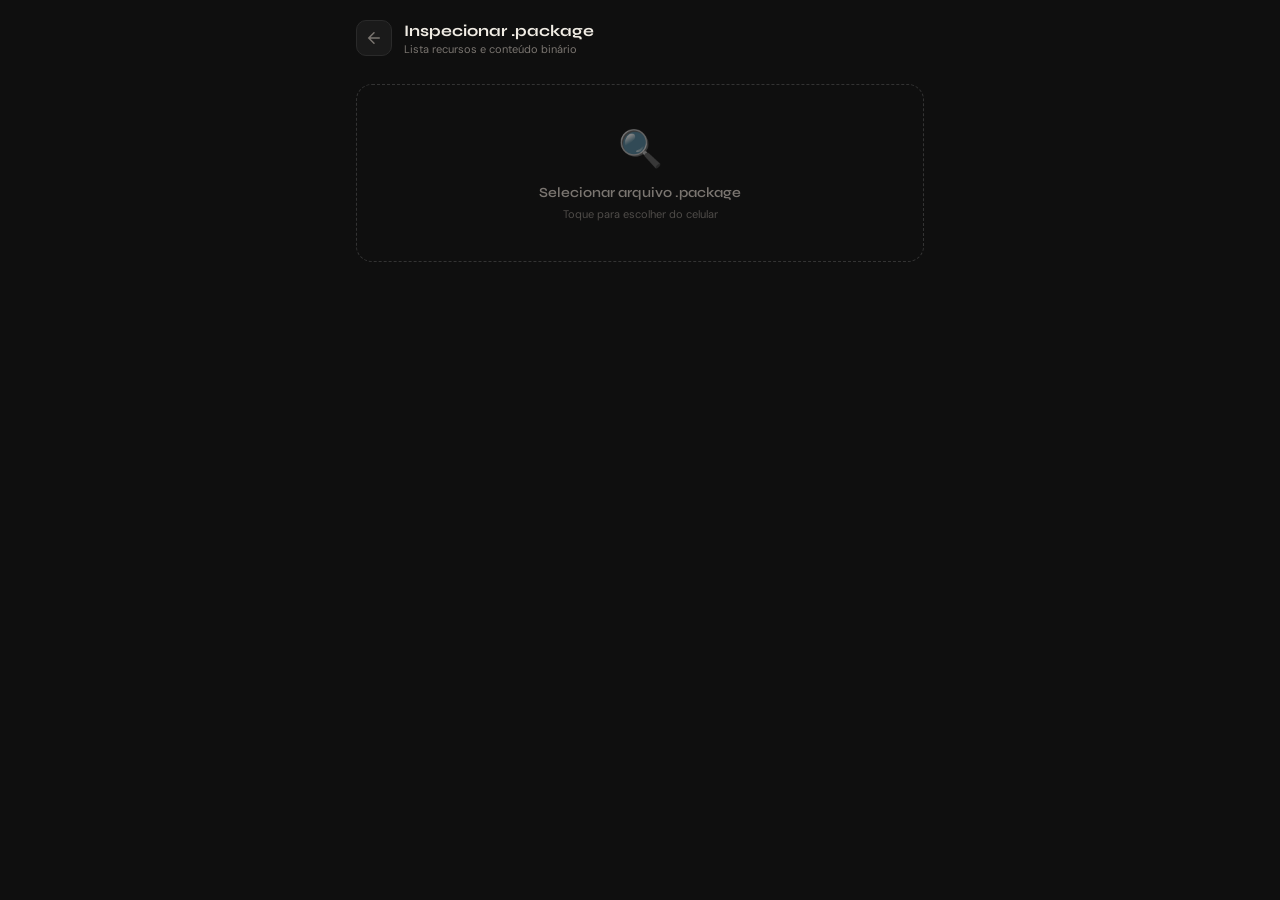
<file: templates/inspect.html>
<!DOCTYPE html>
<html lang="pt-BR">
<head>
<meta charset="UTF-8">
<meta name="viewport" content="width=device-width, initial-scale=1.0, maximum-scale=1.0, user-scalable=no">
<meta name="theme-color" content="#0f0f0f">
<title>Sims 4 · Inspecionar Package</title>
<link href="https://fonts.googleapis.com/css2?family=Syne:wght@400;600;700&family=DM+Sans:wght@300;400;500&family=DM+Mono:wght@400;500&display=swap" rel="stylesheet">
<style>
  *, *::before, *::after { box-sizing: border-box; margin: 0; padding: 0; }
  :root {
    --bg: #0f0f0f; --surface: #1a1a1a; --surface2: #222;
    --border: #2a2a2a; --border2: #333;
    --accent: #c8a96e; --accent-dim: #8a6f42;
    --text: #f0ece4; --text-muted: #7a7570;
    --radius: 16px; --radius-sm: 10px;
  }
  * { -webkit-tap-highlight-color: transparent; }
  html, body { min-height: 100%; background: var(--bg); color: var(--text); font-family: var(--font-body, 'DM Sans', sans-serif); }
  .page { min-height: 100dvh; display: flex; flex-direction: column; padding: 1.25rem 1rem 3rem; max-width: 600px; margin: 0 auto; }
  .topbar { display: flex; align-items: center; gap: 12px; margin-bottom: 1.75rem; }
  .back-btn { width: 36px; height: 36px; background: var(--surface); border: 1px solid var(--border); border-radius: 10px; display: flex; align-items: center; justify-content: center; cursor: pointer; color: var(--text-muted); text-decoration: none; flex-shrink: 0; -webkit-tap-highlight-color: transparent; }
  .back-btn svg { width: 18px; height: 18px; }
  .page-title { font-family: var(--font-title, 'Syne', sans-serif); font-size: 16px; font-weight: 700; color: var(--text); }
  .page-sub { font-size: 11px; color: var(--text-muted); margin-top: 2px; }
  .upload-area { border: 1.5px dashed var(--border2); border-radius: var(--radius); padding: 2.5rem 1rem; text-align: center; cursor: pointer; -webkit-tap-highlight-color: transparent; margin-bottom: 1.5rem; transition: border-color 0.15s; }
  .upload-area:active { border-color: var(--accent-dim); background: rgba(200,169,110,0.03); }
  .upload-icon { font-size: 36px; margin-bottom: 0.75rem; opacity: 0.5; }
  .upload-label { font-family: var(--font-title, 'Syne', sans-serif); font-size: 14px; color: var(--text-muted); font-weight: 600; }
  .upload-hint { font-size: 11px; color: var(--text-muted); opacity: 0.6; margin-top: 6px; }
  .spinner-wrap { display: none; text-align: center; padding: 2rem; }
  .spinner-wrap.active { display: block; }
  .loading-gif { width: 54px; height: 54px; object-fit: contain; border-radius: 50%; margin: 0 auto 1rem; display: block; }
  .loading-phrase-container { position: relative; min-height: 16px; display: flex; align-items: center; justify-content: center; max-width: 260px; padding: 0 12px; margin: 0 auto; }
  .loading-phrase { font-size: 12px; color: var(--text-muted); letter-spacing: 0.03em; text-align: center; line-height: 1.5; animation: phraseInOut 4.8s ease forwards; }
  @keyframes phraseInOut {
    0%   { opacity: 0; transform: translateX(-18px); }
    14%  { opacity: 1; transform: translateX(0); }
    82%  { opacity: 1; transform: translateX(0); }
    100% { opacity: 0; transform: translateX(18px); }
  }
  .results { display: none; }
  .results.active { display: block; }
  .result-header { display: flex; align-items: center; justify-content: space-between; margin-bottom: 1rem; flex-wrap: wrap; gap: 8px; }
  .result-title { font-family: var(--font-title, 'Syne', sans-serif); font-size: 14px; font-weight: 700; color: var(--accent); word-break: break-all; }
  .result-count { font-size: 11px; color: var(--text-muted); background: var(--surface); border: 1px solid var(--border); border-radius: 6px; padding: 3px 8px; font-family: var(--font-mono, 'DM Mono', monospace); flex-shrink: 0; }
  .section-label { font-size: 10px; color: var(--text-muted); letter-spacing: 0.08em; text-transform: uppercase; margin: 1.25rem 0 0.6rem; padding-left: 2px; }
  .summary-list { display: flex; flex-direction: column; gap: 6px; margin-bottom: 0.5rem; }
  .summary-item { background: var(--surface); border: 1px solid var(--border); border-radius: var(--radius-sm); padding: 10px 14px; display: flex; align-items: center; justify-content: space-between; gap: 8px; }
  .summary-name { font-size: 12px; color: var(--text); font-family: var(--font-mono, 'DM Mono', monospace); }
  .summary-badge { font-size: 11px; color: var(--accent); background: rgba(200,169,110,0.1); border-radius: 6px; padding: 2px 8px; font-family: var(--font-mono, 'DM Mono', monospace); flex-shrink: 0; }
  .toggle-btn { width: 100%; padding: 10px; background: transparent; border: 1px solid var(--border2); border-radius: var(--radius-sm); color: var(--text-muted); font-size: 12px; cursor: pointer; margin: 0.75rem 0 0; -webkit-tap-highlight-color: transparent; }
  .toggle-btn:active { background: var(--surface2); }
  .collapsible { display: none; margin-top: 8px; }
  .collapsible.open { display: block; }
  .resource-card { background: var(--surface); border: 1px solid var(--border); border-radius: var(--radius-sm); margin-bottom: 8px; overflow: hidden; }
  .resource-card-header { padding: 10px 14px; cursor: pointer; display: flex; align-items: center; justify-content: space-between; gap: 8px; -webkit-tap-highlight-color: transparent; }
  .resource-card-header:active { background: var(--surface2); }
  .resource-card-title { font-family: var(--font-mono, 'DM Mono', monospace); font-size: 11px; color: var(--text); }
  .resource-card-sub { font-size: 10px; color: var(--text-muted); margin-top: 2px; }
  .resource-card-arrow { font-size: 10px; color: var(--text-muted); flex-shrink: 0; transition: transform 0.15s; }
  .resource-card-arrow.open { transform: rotate(180deg); }
  .resource-card-body { display: none; border-top: 1px solid var(--border); padding: 10px 14px; }
  .resource-card-body.open { display: block; }
  .hex-dump { font-family: var(--font-mono, 'DM Mono', monospace); font-size: 9px; color: var(--text-muted); line-height: 1.8; word-break: break-all; white-space: pre-wrap; background: var(--surface2); border-radius: 6px; padding: 10px; margin-top: 8px; max-height: 200px; overflow-y: auto; }
  .hex-row { display: flex; gap: 12px; }
  .hex-offset { color: var(--accent-dim); flex-shrink: 0; }
  .hex-bytes { flex: 1; }
  .hex-ascii { color: var(--text-muted); flex-shrink: 0; }
  .load-hex-btn { width: 100%; padding: 7px; background: transparent; border: 1px solid var(--border2); border-radius: 6px; color: var(--text-muted); font-size: 11px; cursor: pointer; margin-top: 8px; -webkit-tap-highlight-color: transparent; }
  .load-hex-btn:active { background: var(--surface2); }
  .copy-btn { padding: 5px 10px; background: transparent; border: 1px solid var(--border2); border-radius: 6px; color: var(--text-muted); font-size: 10px; cursor: pointer; margin-top: 6px; -webkit-tap-highlight-color: transparent; }
  .copy-btn:active { background: var(--surface2); }
  .new-btn { width: 100%; padding: 14px; background: var(--surface); border: 1px solid var(--border2); border-radius: var(--radius); color: var(--text-muted); font-family: var(--font-title, 'Syne', sans-serif); font-size: 13px; font-weight: 600; cursor: pointer; margin-top: 1.5rem; -webkit-tap-highlight-color: transparent; }
  .new-btn:active { background: var(--surface2); }
  .error-box { background: rgba(200,60,60,0.1); border: 1px solid rgba(200,60,60,0.3); border-radius: var(--radius-sm); padding: 12px 16px; font-size: 13px; color: #e07070; text-align: center; margin-bottom: 1rem; display: none; }
  .error-box.active { display: block; }
  /* fontes: a pessoa pode trocar com --font-title, --font-body e --font-mono (ver /suporte-css) */
  button, input, select, textarea { font-family: var(--font-body, revert); }
</style>
</head>
<body>
<div class="page">
  <div class="topbar">
    <a href="/" class="back-btn">
      <svg viewBox="0 0 24 24" fill="none" stroke="currentColor" stroke-width="2" stroke-linecap="round">
        <path d="M19 12H5M12 5l-7 7 7 7"/>
      </svg>
    </a>
    <div>
      <div class="page-title">Inspecionar .package</div>
      <div class="page-sub">Lista recursos e conteúdo binário</div>
    </div>
  </div>

  <div class="error-box" id="error-box"></div>

  <div class="upload-area" id="upload-area" onclick="document.getElementById('file-input').click()">
    <div class="upload-icon">🔍</div>
    <div class="upload-label">Selecionar arquivo .package</div>
    <div class="upload-hint">Toque para escolher do celular</div>
  </div>
  <input type="file" id="file-input" accept=".package" style="display:none">

  <div class="spinner-wrap" id="spinner">
    <img class="loading-gif" id="loading-gif" src="/img/loading.webp" alt="">
    <div class="loading-phrase-container" id="loading-phrase-container"></div>
  </div>

  <div class="results" id="results">
    <div class="result-header">
      <div class="result-title" id="result-filename">—</div>
      <div class="result-count" id="result-count">—</div>
    </div>

    <div class="section-label">Resumo por tipo</div>
    <div class="summary-list" id="summary-list"></div>
<button class="toggle-btn" onclick="testCasp()" id="btn-test-casp" style="margin-top:8px">🧪 Testar parser CASP</button>
<div id="casp-result" style="margin-top:8px"></div>
    <div class="section-label">Recursos individuais</div>
    <button class="toggle-btn" id="toggle-resources" onclick="toggleResources()">▾ Mostrar todos os recursos</button>
    <div class="collapsible" id="resources-list"></div>

    <button class="new-btn" onclick="resetInspector()">↺ Inspecionar outro arquivo</button>
  </div>
</div>

<script>
let resourcesOpen = false;
let allResources = [];
let currentFile = null;

// ---- FRASES BOBAS DA TELA DE CARREGAMENTO ----
// Mesmo carrossel do index.html/editor.html, usado só enquanto o package
// sobe e é inspecionado — sem relação nenhuma com o progresso real.
const LOADING_PHRASES = [
  'sorvete',
  'Você sabia que as lontras-marinhas dão as mãos enquanto dormem?',
  'gatinhos pãozinhos',
  'isso não tem nada a ver com o carregamento',
  'respira fundo',
  'em algum lugar, uma capivara está tranquila',
  'polvos têm três corações',
  'pipoca',
  '🦦🦦🦦',
  'chinelo quentinho',
  'os corvos lembram do seu rosto pra sempre',
  'seu Sim provavelmente também tá esperando alguma coisa agora',
  'coelhos pulam de lado quando estão felizes (se chama "binky")',
  '🐌 devagar e sempre',
  'estrelas-do-mar não têm cérebro e vivem numa boa assim mesmo',
  'cheiro de livro novo',
  '☁️ nuvem passando, nada a declarar',
  'pinguins pedem casamento oferecendo uma pedrinha',
  'isso é café pra sua paciência',
  'um Sim em algum lugar tá fazendo xixi na calça agora',
  'meia saindo quentinha da secadora',
  'abelhas dançam pra dar as coordenadas do pólen',
  '🍕🍕🍕',
  'shh, deixa isso pensando em paz',
  'flanela macia recém-lavada',
  'em algum lugar um gato espirrou bem baixinho',
  'isso é só o universo pigarreando',
  '🌻 girassol seguindo o sol, devagarinho',
  'capim balançando sem pressa nenhuma',
  'o plumbob tá verde, relaxa',
  'tem um Sim preso numa piscina sem escada em algum lugar',
  'um Sim brigou com a torradeira agora mesmo e perdeu',
  'um gnomo de jardim sumiu e ninguém sabe pra onde foi',
  'um Sim tá cantando em Simlish no chuveiro',
  'alguém esqueceu a panela no fogo lá na vizinhança',
];
let _lastPhraseIdx = -1;
let _phrasesRunning = false;

function pickLoadingPhrase() {
  if (LOADING_PHRASES.length === 1) return LOADING_PHRASES[0];
  let i;
  do { i = Math.floor(Math.random() * LOADING_PHRASES.length); } while (i === _lastPhraseIdx);
  _lastPhraseIdx = i;
  return LOADING_PHRASES[i];
}

function loadingPhraseCycle() {
  const container = document.getElementById('loading-phrase-container');
  if (!container || !_phrasesRunning) return;
  const el = document.createElement('div');
  el.className = 'loading-phrase';
  el.textContent = pickLoadingPhrase();
  el.addEventListener('animationend', () => {
    el.remove();
    loadingPhraseCycle();
  });
  container.appendChild(el);
}

function startLoadingPhrases() {
  _phrasesRunning = true;
  loadingPhraseCycle();
}

function stopLoadingPhrases() {
  _phrasesRunning = false;
  const container = document.getElementById('loading-phrase-container');
  if (container) container.innerHTML = '';
}

document.getElementById('file-input').addEventListener('change', async function() {
  const file = this.files[0];
  if (!file) return;
  if (!file.name.endsWith('.package')) { showError('Selecione um arquivo .package válido.'); return; }
  currentFile = file;
  hideError();
  document.getElementById('upload-area').style.display = 'none';
  document.getElementById('spinner').classList.add('active');
  startLoadingPhrases();
  document.getElementById('results').classList.remove('active');

  try {
    const formData = new FormData();
    formData.append('package', file);
    const res = await fetch('/api/inspect_package', { method: 'POST', body: formData });
    const data = await res.json();
    document.getElementById('spinner').classList.remove('active');
    stopLoadingPhrases();

    if (!data.success) { showError(data.error || 'Erro ao inspecionar.'); document.getElementById('upload-area').style.display = ''; return; }

    allResources = data.resources;
    document.getElementById('result-filename').textContent = file.name;
    document.getElementById('result-count').textContent = data.total + ' recursos';

    // Resumo
    const summaryEl = document.getElementById('summary-list');
    summaryEl.innerHTML = '';
    Object.entries(data.summary).sort((a, b) => b[1] - a[1]).forEach(([name, count]) => {
      const item = document.createElement('div');
      item.className = 'summary-item';
      item.innerHTML = '<span class="summary-name">' + name + '</span><span class="summary-badge">×' + count + '</span>';
      summaryEl.appendChild(item);
    });

    // Recursos individuais
    buildResourceCards(data.resources);
    document.getElementById('results').classList.add('active');
  } catch(e) {
    document.getElementById('spinner').classList.remove('active');
    stopLoadingPhrases();
    document.getElementById('upload-area').style.display = '';
    showError('Erro de conexão: ' + e.message);
  }
  this.value = '';
});

function buildResourceCards(resources) {
  const container = document.getElementById('resources-list');
  container.innerHTML = '';
  resources.forEach((r, idx) => {
    const card = document.createElement('div');
    card.className = 'resource-card';
    card.innerHTML =
      '<div class="resource-card-header" onclick="toggleCard(' + idx + ')">' +
        '<div>' +
          '<div class="resource-card-title">' + r.type_hex + ' — ' + r.type_name + '</div>' +
          '<div class="resource-card-sub">group: ' + r.group + ' &nbsp;·&nbsp; instance: ' + r.instance + '</div>' +
        '</div>' +
        '<div class="resource-card-arrow" id="arrow-' + idx + '">▾</div>' +
      '</div>' +
      '<div class="resource-card-body" id="body-' + idx + '">' +
        '<button class="load-hex-btn" onclick="loadHex(' + idx + ', event)">📋 Carregar dump hex</button>' +
        '<div id="hex-' + idx + '"></div>' +
      '</div>';
    container.appendChild(card);
  });
}

function toggleCard(idx) {
  const body = document.getElementById('body-' + idx);
  const arrow = document.getElementById('arrow-' + idx);
  const isOpen = body.classList.toggle('open');
  arrow.classList.toggle('open', isOpen);
}

function toggleResources() {
  resourcesOpen = !resourcesOpen;
  const el = document.getElementById('resources-list');
  const btn = document.getElementById('toggle-resources');
  el.classList.toggle('open', resourcesOpen);
  btn.textContent = resourcesOpen ? '▴ Ocultar recursos' : '▾ Mostrar todos os recursos';
}

async function loadHex(idx, event) {
  event.stopPropagation();
  const btn = event.target;
  const hexEl = document.getElementById('hex-' + idx);
  if (hexEl.innerHTML !== '') { hexEl.innerHTML = ''; btn.textContent = '📋 Carregar dump hex'; return; }

  btn.textContent = 'Carregando...';
  btn.disabled = true;

  try {
    const r = allResources[idx];
    const formData = new FormData();
    formData.append('package', currentFile);
    formData.append('type_hex', r.type_hex);
    formData.append('group', r.group);
    formData.append('instance', r.instance);

    const res = await fetch('/api/inspect_resource', { method: 'POST', body: formData });
    const data = await res.json();

    if (!data.success) { hexEl.innerHTML = '<div style="color:#e07070;font-size:11px">Erro: ' + data.error + '</div>'; return; }

    const hex = data.hex;
    const size = data.size;

    let html = '<div style="font-size:10px;color:var(--text-muted);margin-bottom:6px">' + size + ' bytes descomprimido</div>';
    html += '<div class="hex-dump">';

    // Formata em linhas de 16 bytes
    for (let i = 0; i < hex.length; i += 32) {
      const chunk = hex.slice(i, i + 32);
      const offset = (i / 2).toString(16).padStart(4, '0');
      let bytes = '';
      let ascii = '';
      for (let j = 0; j < chunk.length; j += 2) {
        const byte = chunk.slice(j, j + 2);
        bytes += byte + ' ';
        const code = parseInt(byte, 16);
        ascii += (code >= 32 && code < 127) ? String.fromCharCode(code) : '.';
      }
      html += '<div class="hex-row"><span class="hex-offset">' + offset + '</span><span class="hex-bytes">' + bytes.trim() + '</span><span class="hex-ascii">' + ascii + '</span></div>';
    }
    html += '</div>';
    html += '<button class="copy-btn" onclick="copyHex(\'' + idx + '\', \'' + hex + '\')">📋 Copiar hex completo</button>';

    hexEl.innerHTML = html;
    btn.textContent = '✕ Ocultar dump';
    btn.disabled = false;
  } catch(e) {
    hexEl.innerHTML = '<div style="color:#e07070;font-size:11px">Erro de conexão</div>';
    btn.textContent = '📋 Carregar dump hex';
    btn.disabled = false;
  }
}

function copyHex(idx, hex) {
  navigator.clipboard.writeText(hex).then(() => {
    alert('Hex copiado! (' + (hex.length / 2) + ' bytes)');
  }).catch(() => {
    // fallback
    const ta = document.createElement('textarea');
    ta.value = hex;
    document.body.appendChild(ta);
    ta.select();
    document.execCommand('copy');
    document.body.removeChild(ta);
    alert('Hex copiado!');
  });
}

function resetInspector() {
  document.getElementById('results').classList.remove('active');
  document.getElementById('upload-area').style.display = '';
  document.getElementById('resources-list').classList.remove('open');
  resourcesOpen = false;
  document.getElementById('toggle-resources').textContent = '▾ Mostrar todos os recursos';
  currentFile = null;
  allResources = [];
}

async function testCasp() {
  if (!currentFile) return;
  document.getElementById('btn-test-casp').textContent = 'Testando...';
  const formData = new FormData();
  formData.append('package', currentFile);
  const res = await fetch('/api/test_casp', { method: 'POST', body: formData });
  const data = await res.json();
  const el = document.getElementById('casp-result');
  if (data.success) {
    el.innerHTML =
      '<div style="background:var(--surface);border:1px solid ' + (data.roundtrip_ok ? '#4caf50' : '#f44336') + ';border-radius:10px;padding:12px;font-family:var(--font-mono,DM Mono,monospace);font-size:10px;color:var(--text-muted);line-height:1.8">' +
      '<b style="color:' + (data.roundtrip_ok ? '#4caf50' : '#f44336') + '">' + (data.roundtrip_ok ? '✓ Roundtrip OK!' : '✕ Diff em byte ' + data.diff_at_byte) + '</b><br>' +
      Object.entries(data.summary).map(([k,v]) => k + ': <span style="color:var(--text)">' + JSON.stringify(v) + '</span>').join('<br>') +
      '</div>';
  } else {
    el.innerHTML = '<div style="color:#e07070;font-size:12px">' + data.error + '</div>';
  }
  document.getElementById('btn-test-casp').textContent = '🧪 Testar parser CASP';
}

function showError(msg) { const el = document.getElementById('error-box'); el.textContent = msg; el.classList.add('active'); }
function hideError() { document.getElementById('error-box').classList.remove('active'); }
</script>
</body>
</html>
</file>
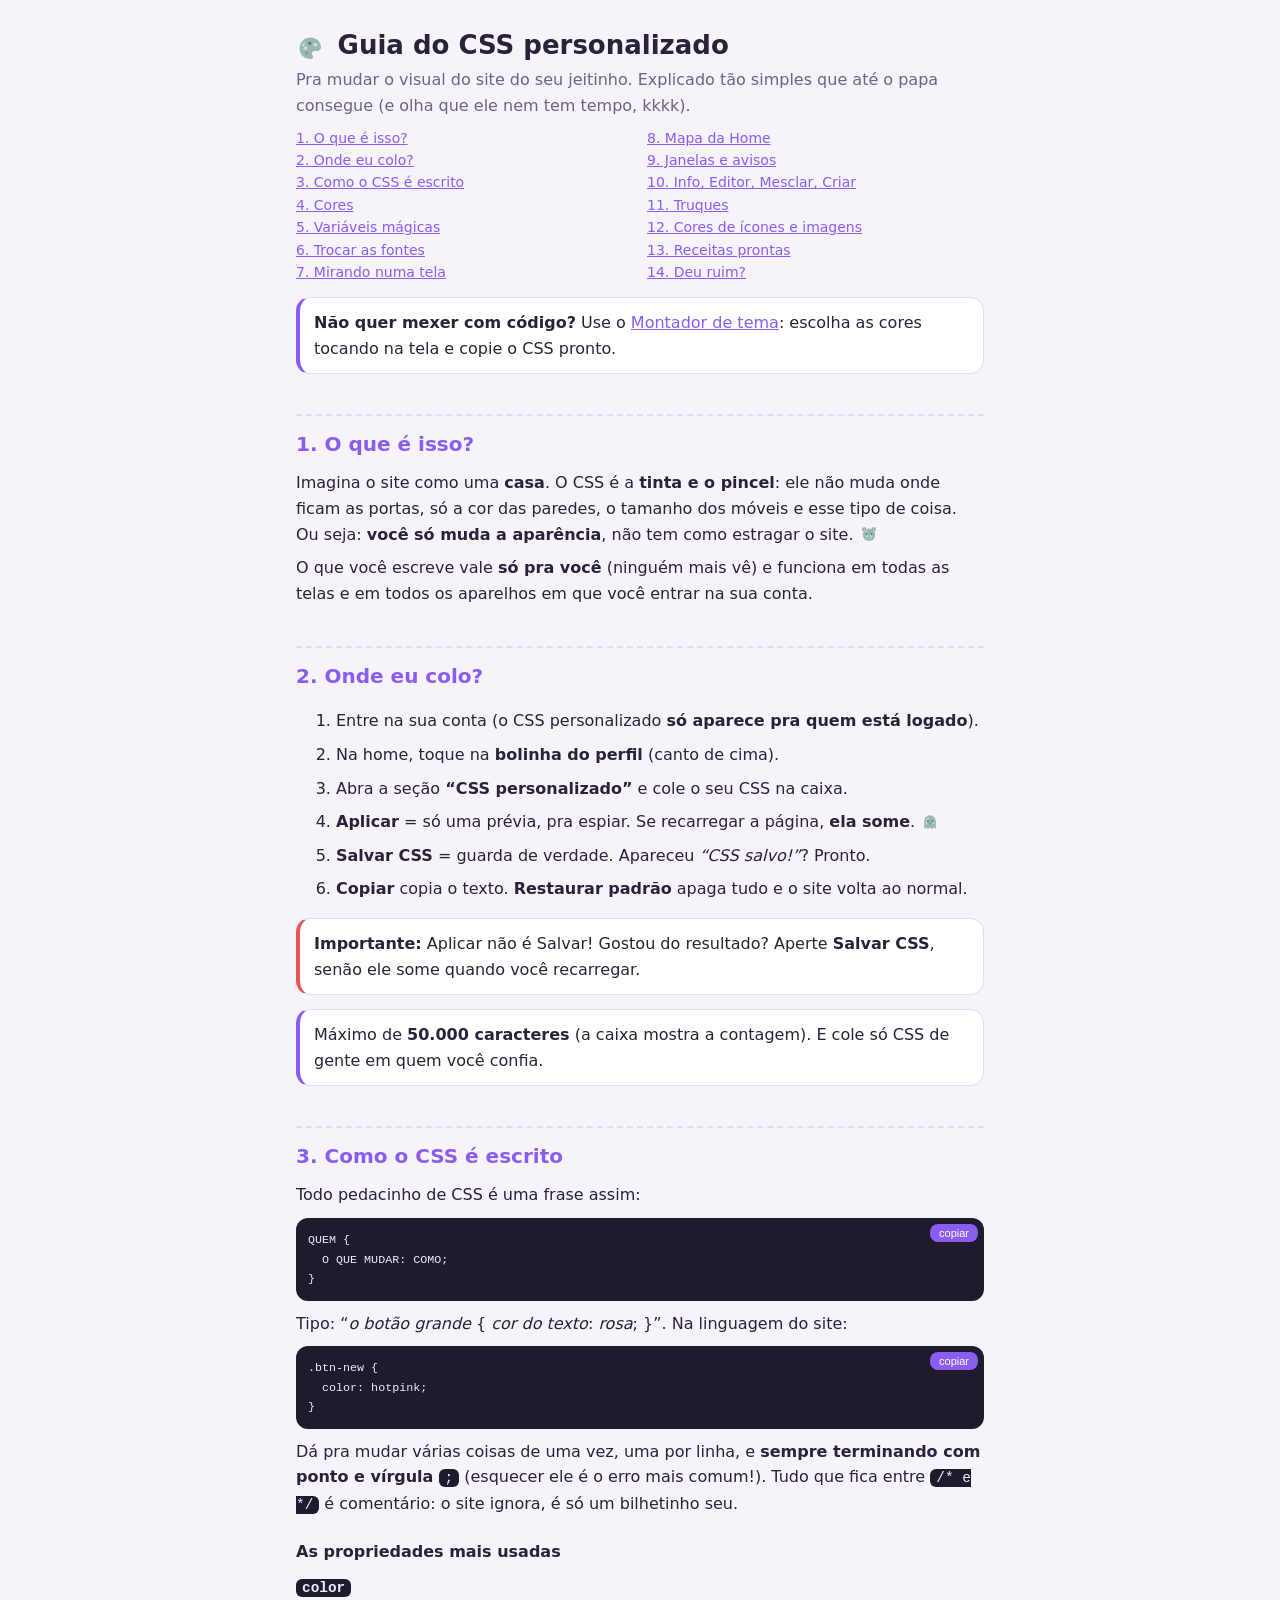
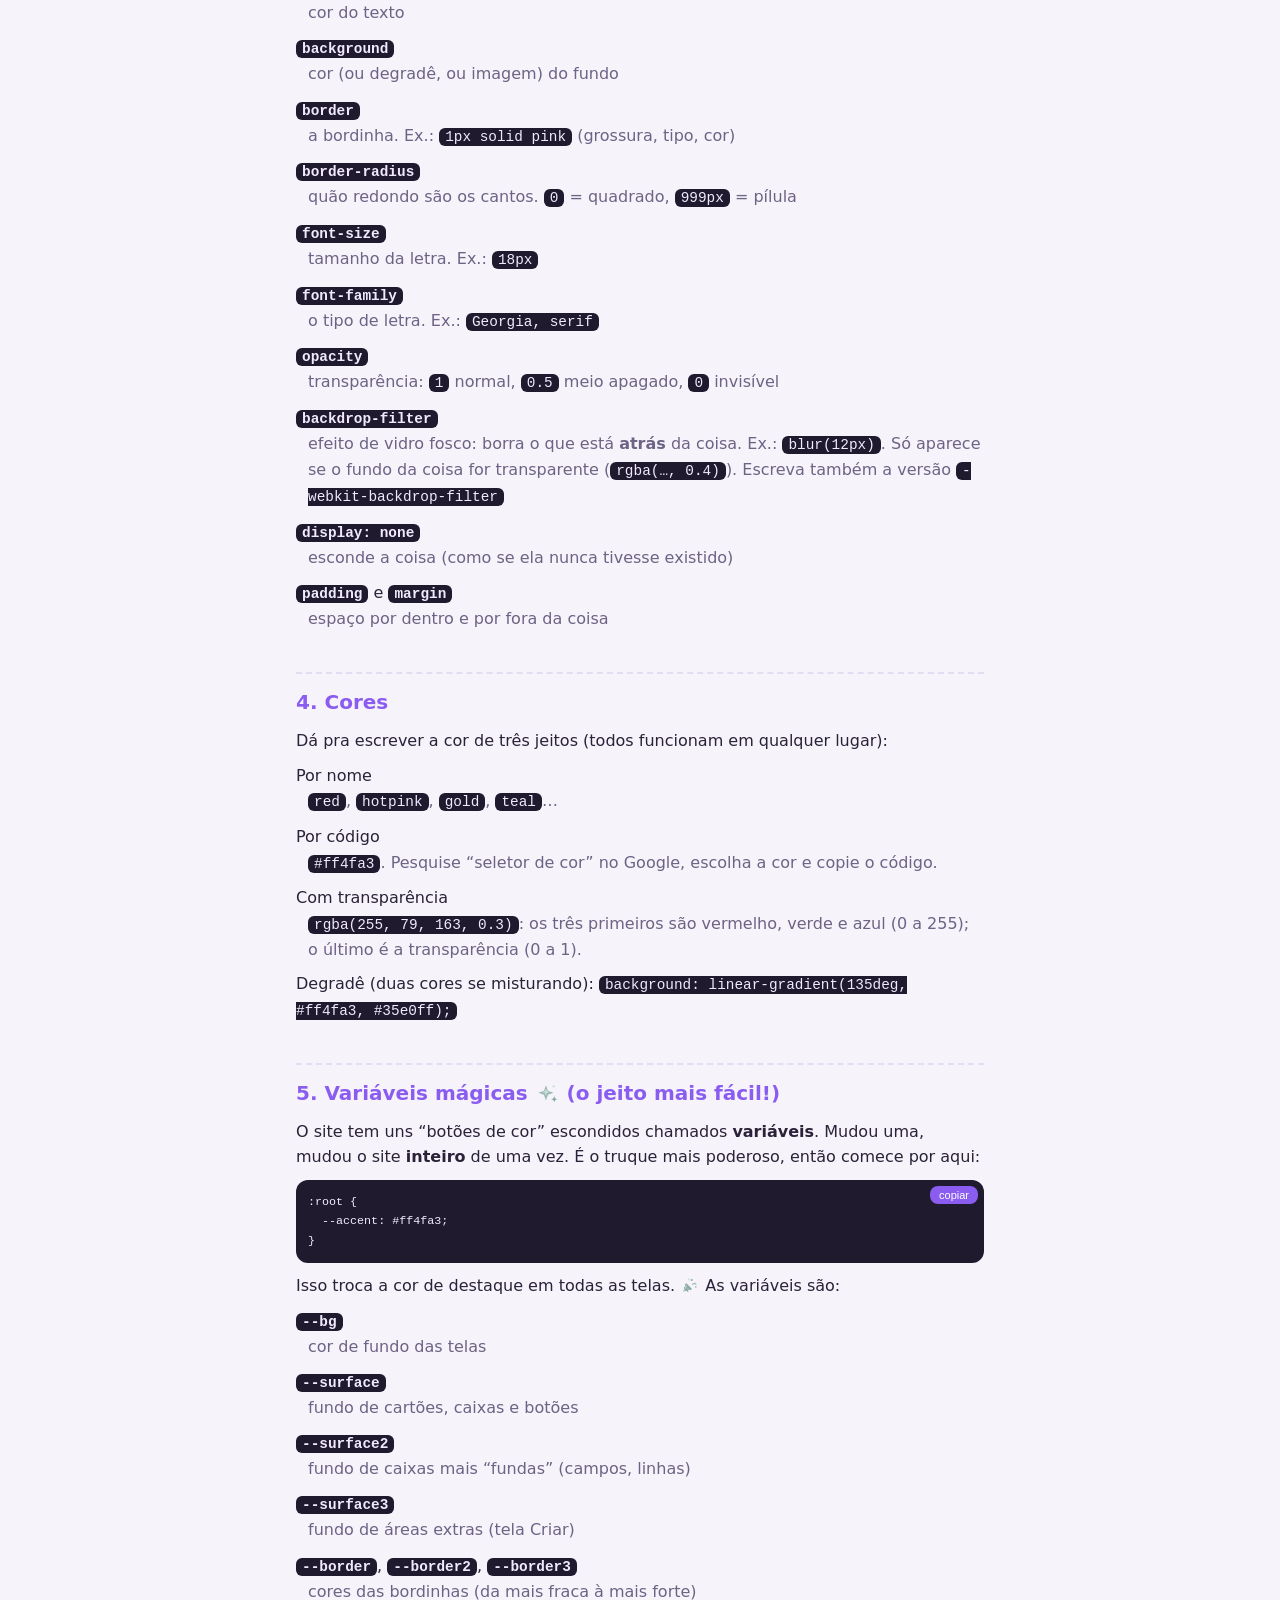
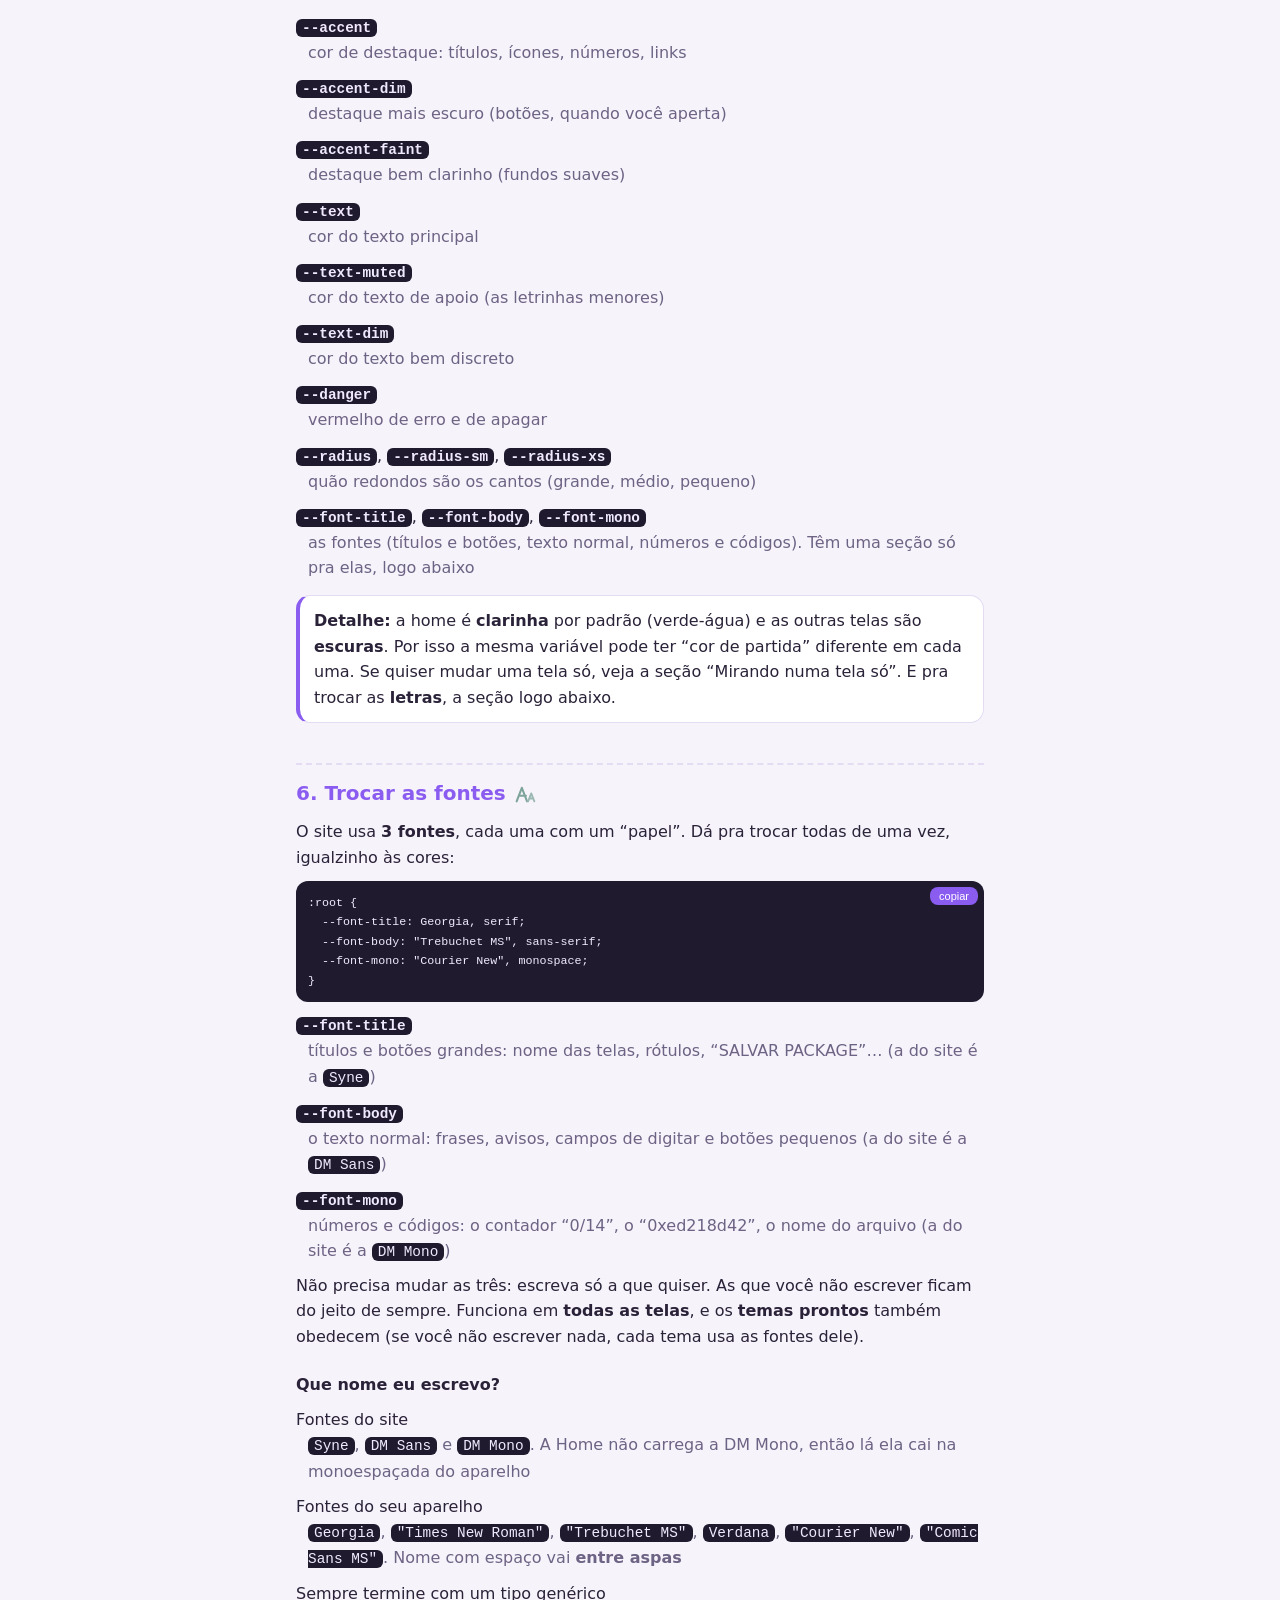
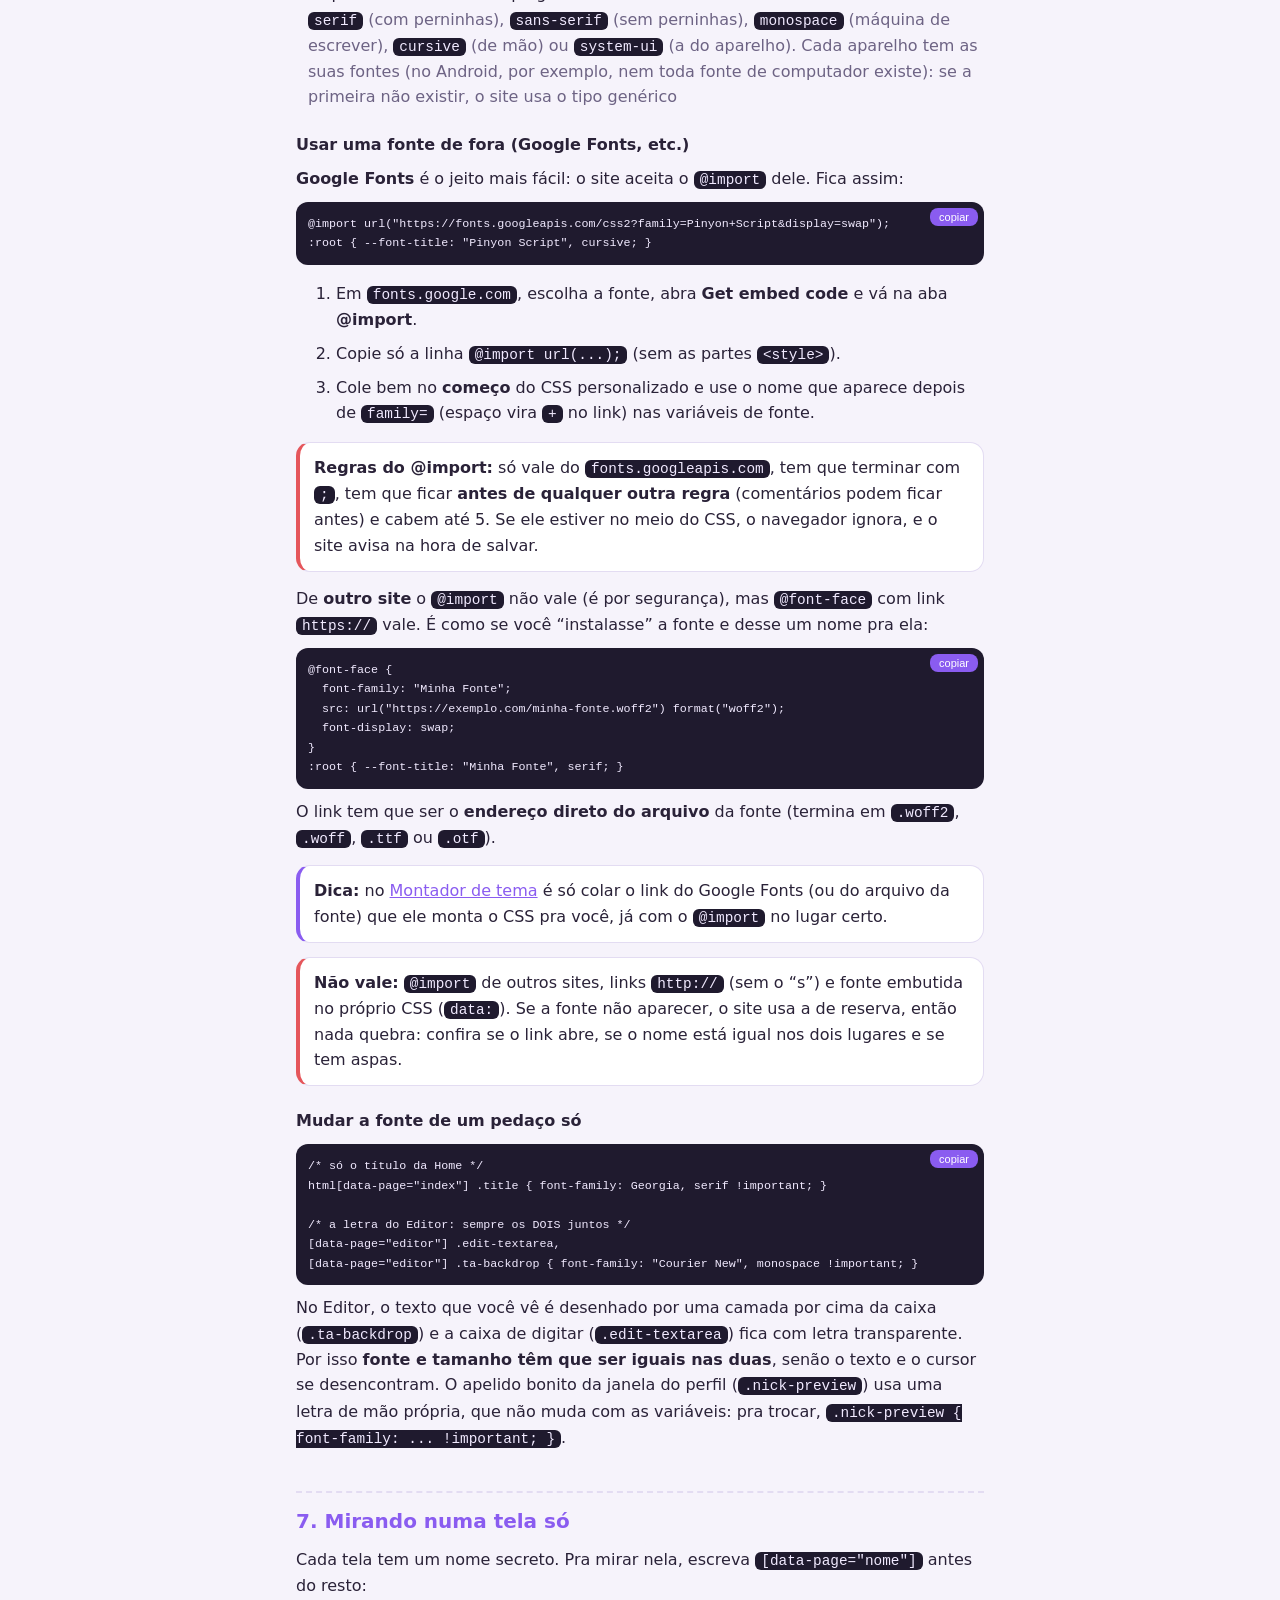
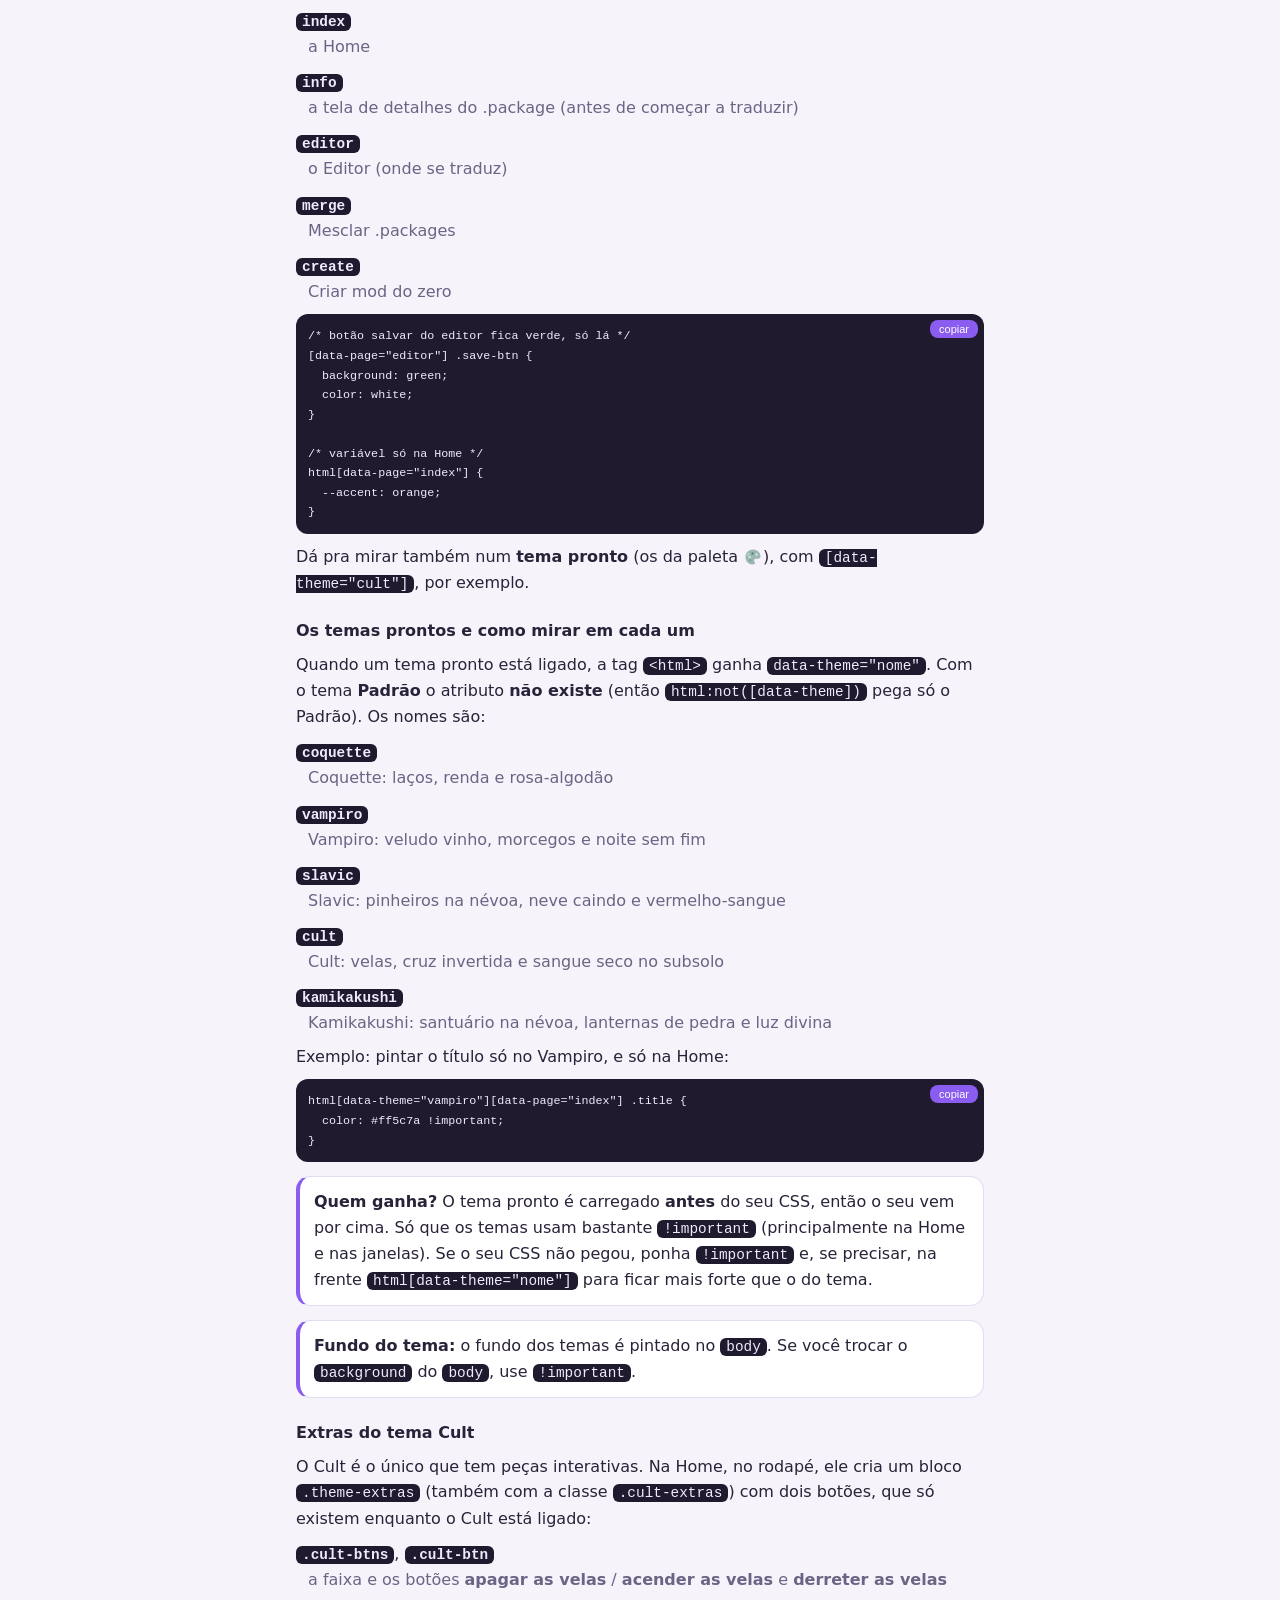
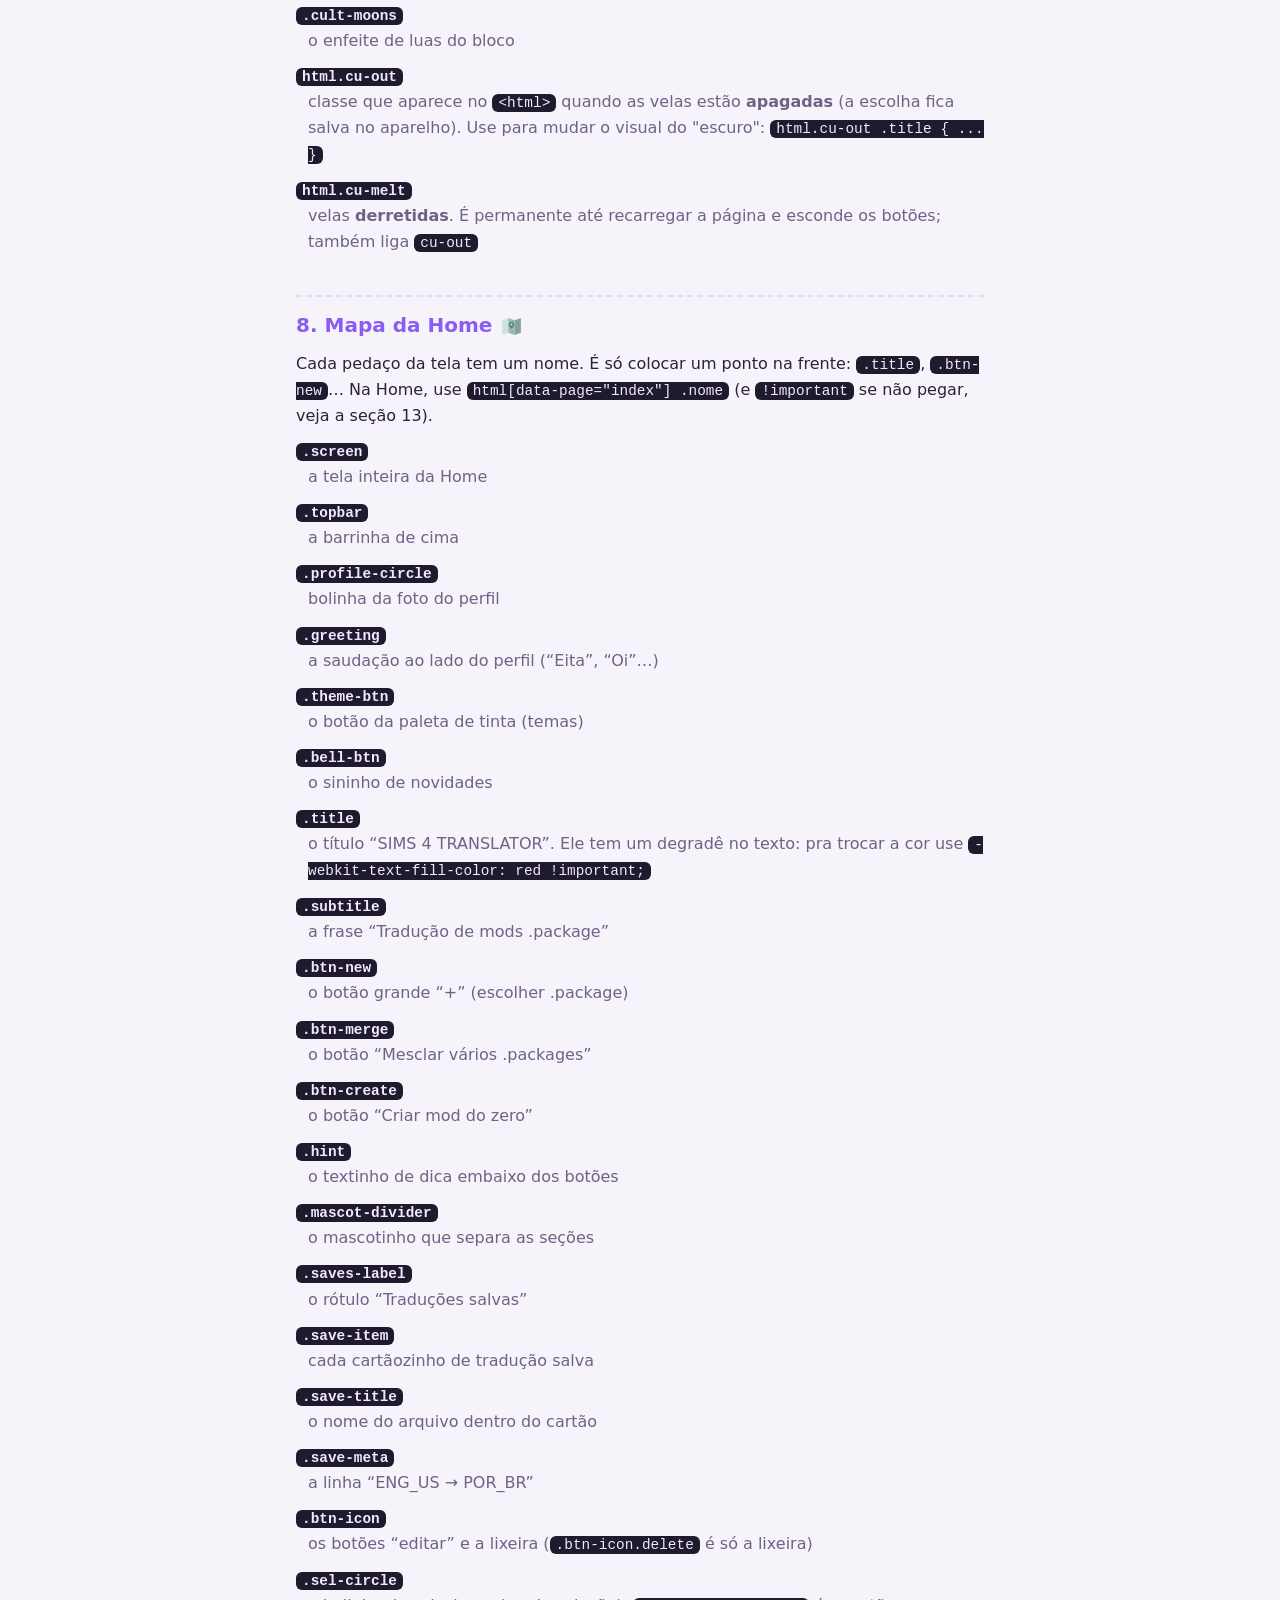
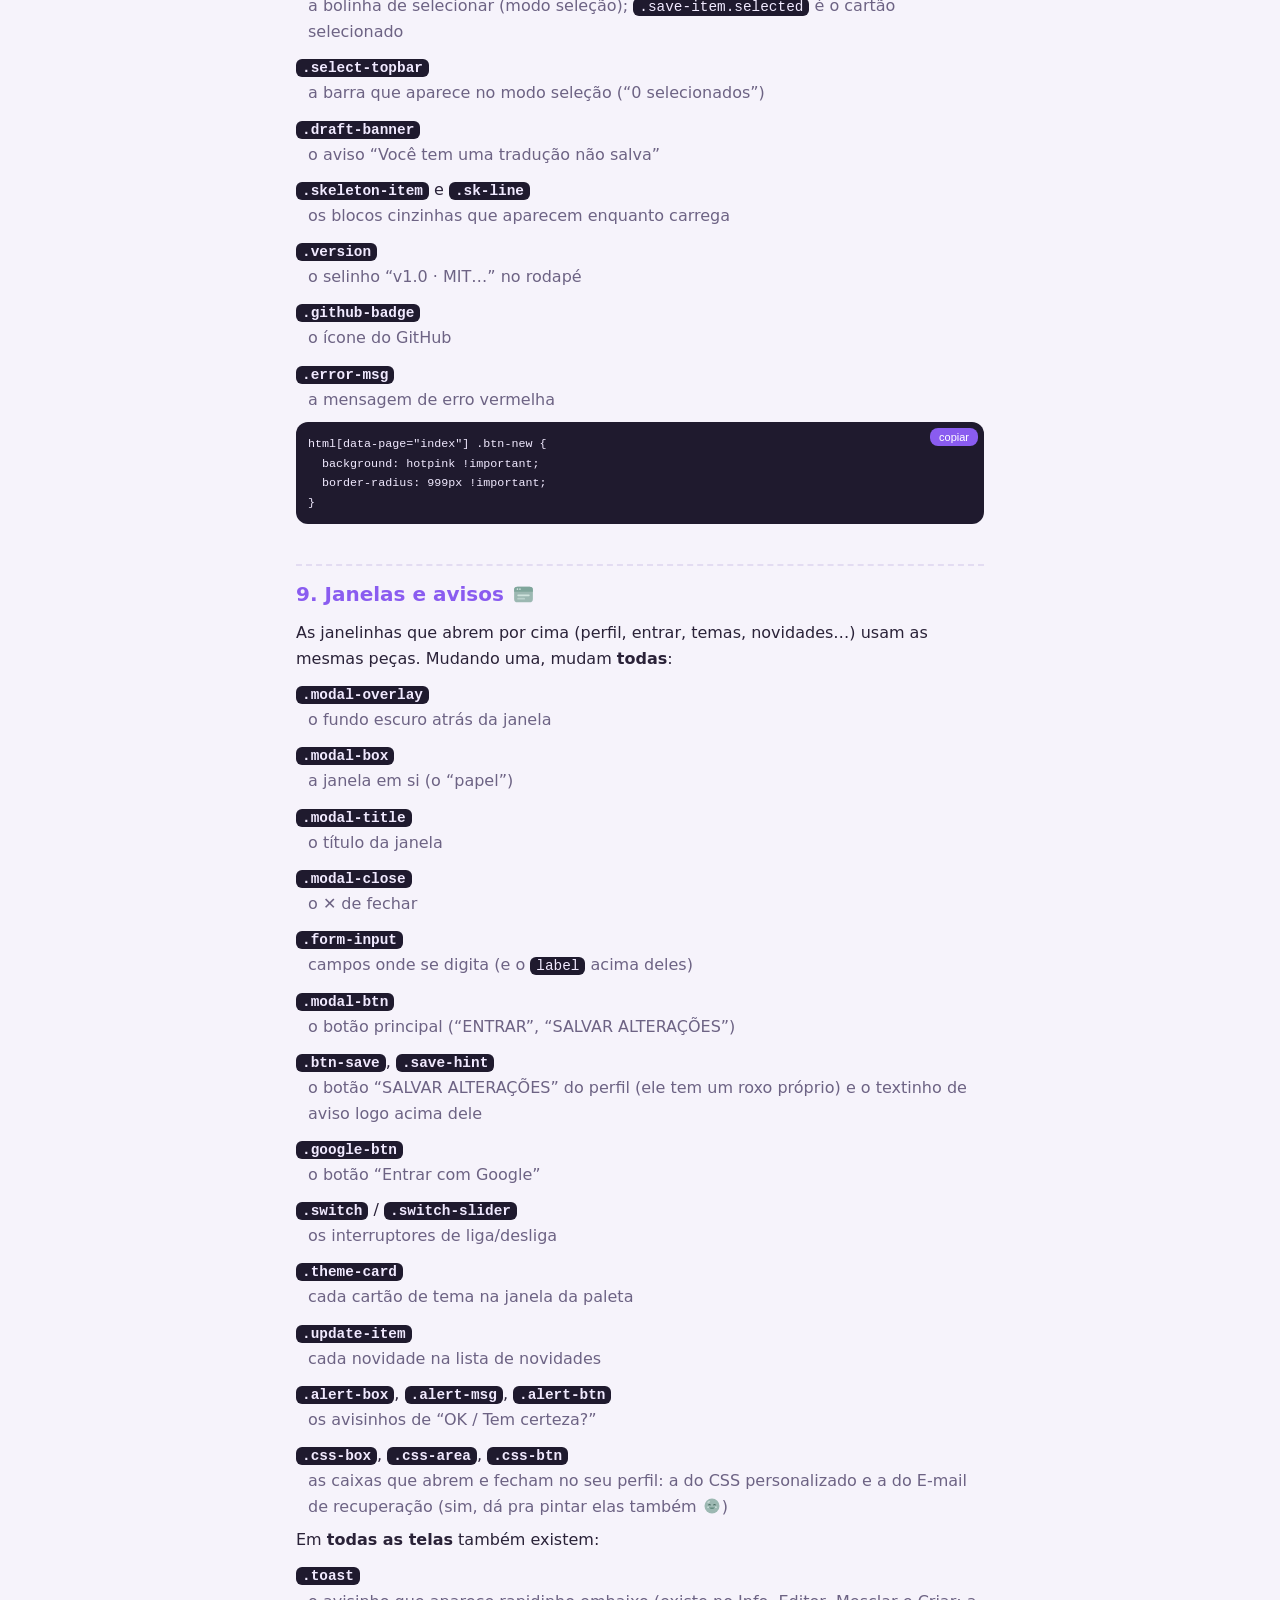
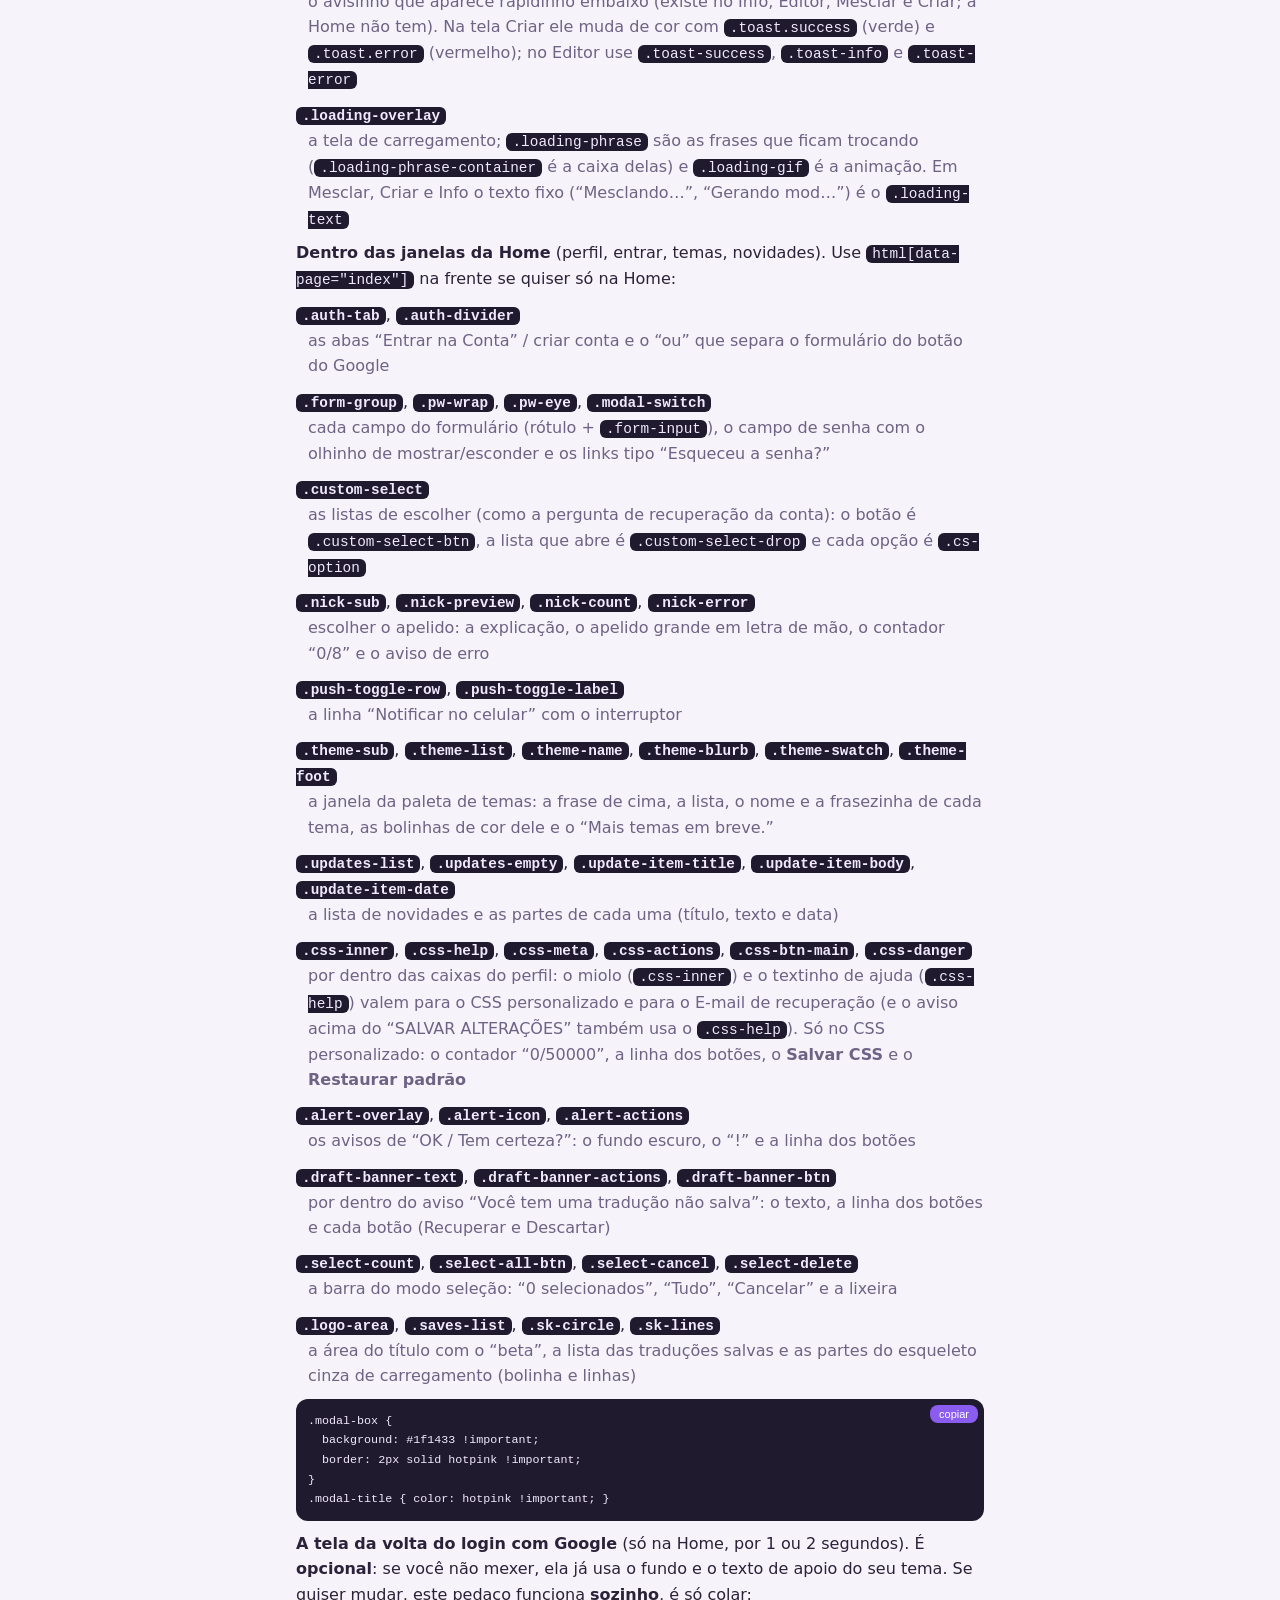
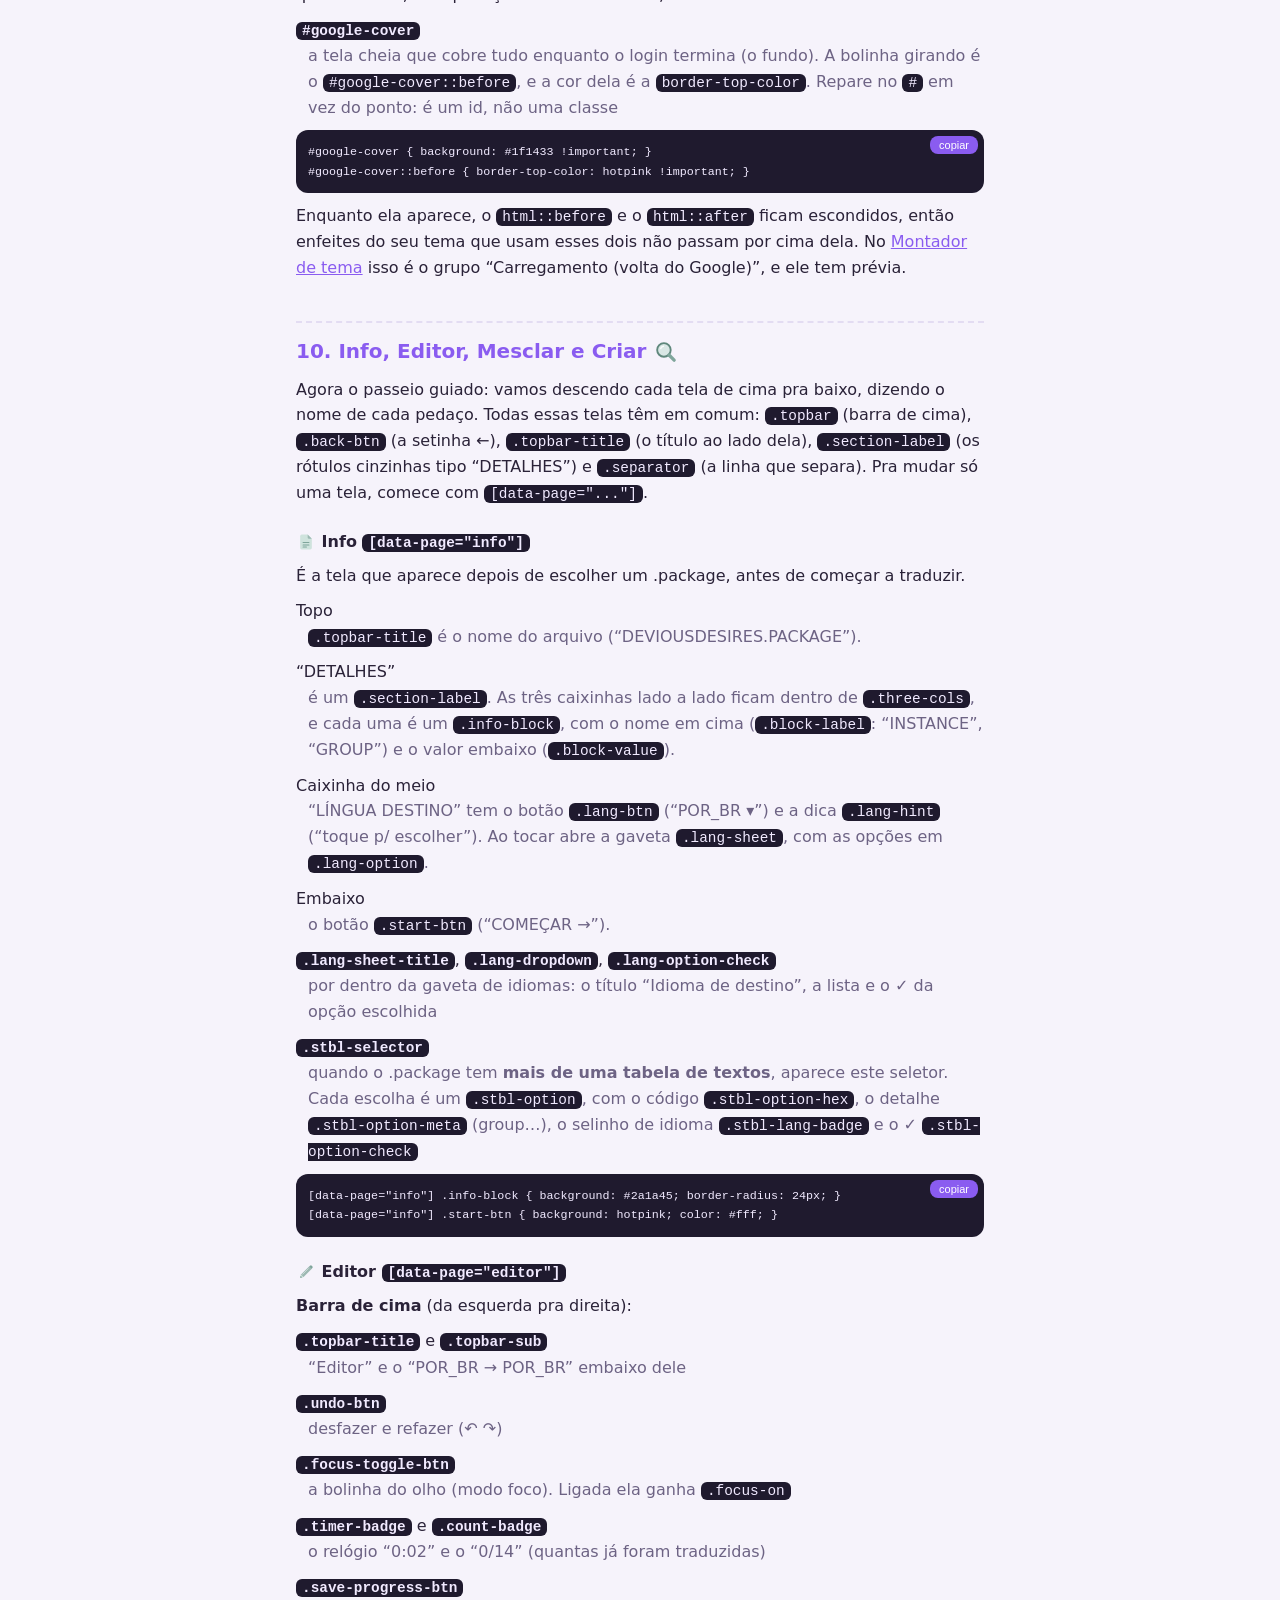
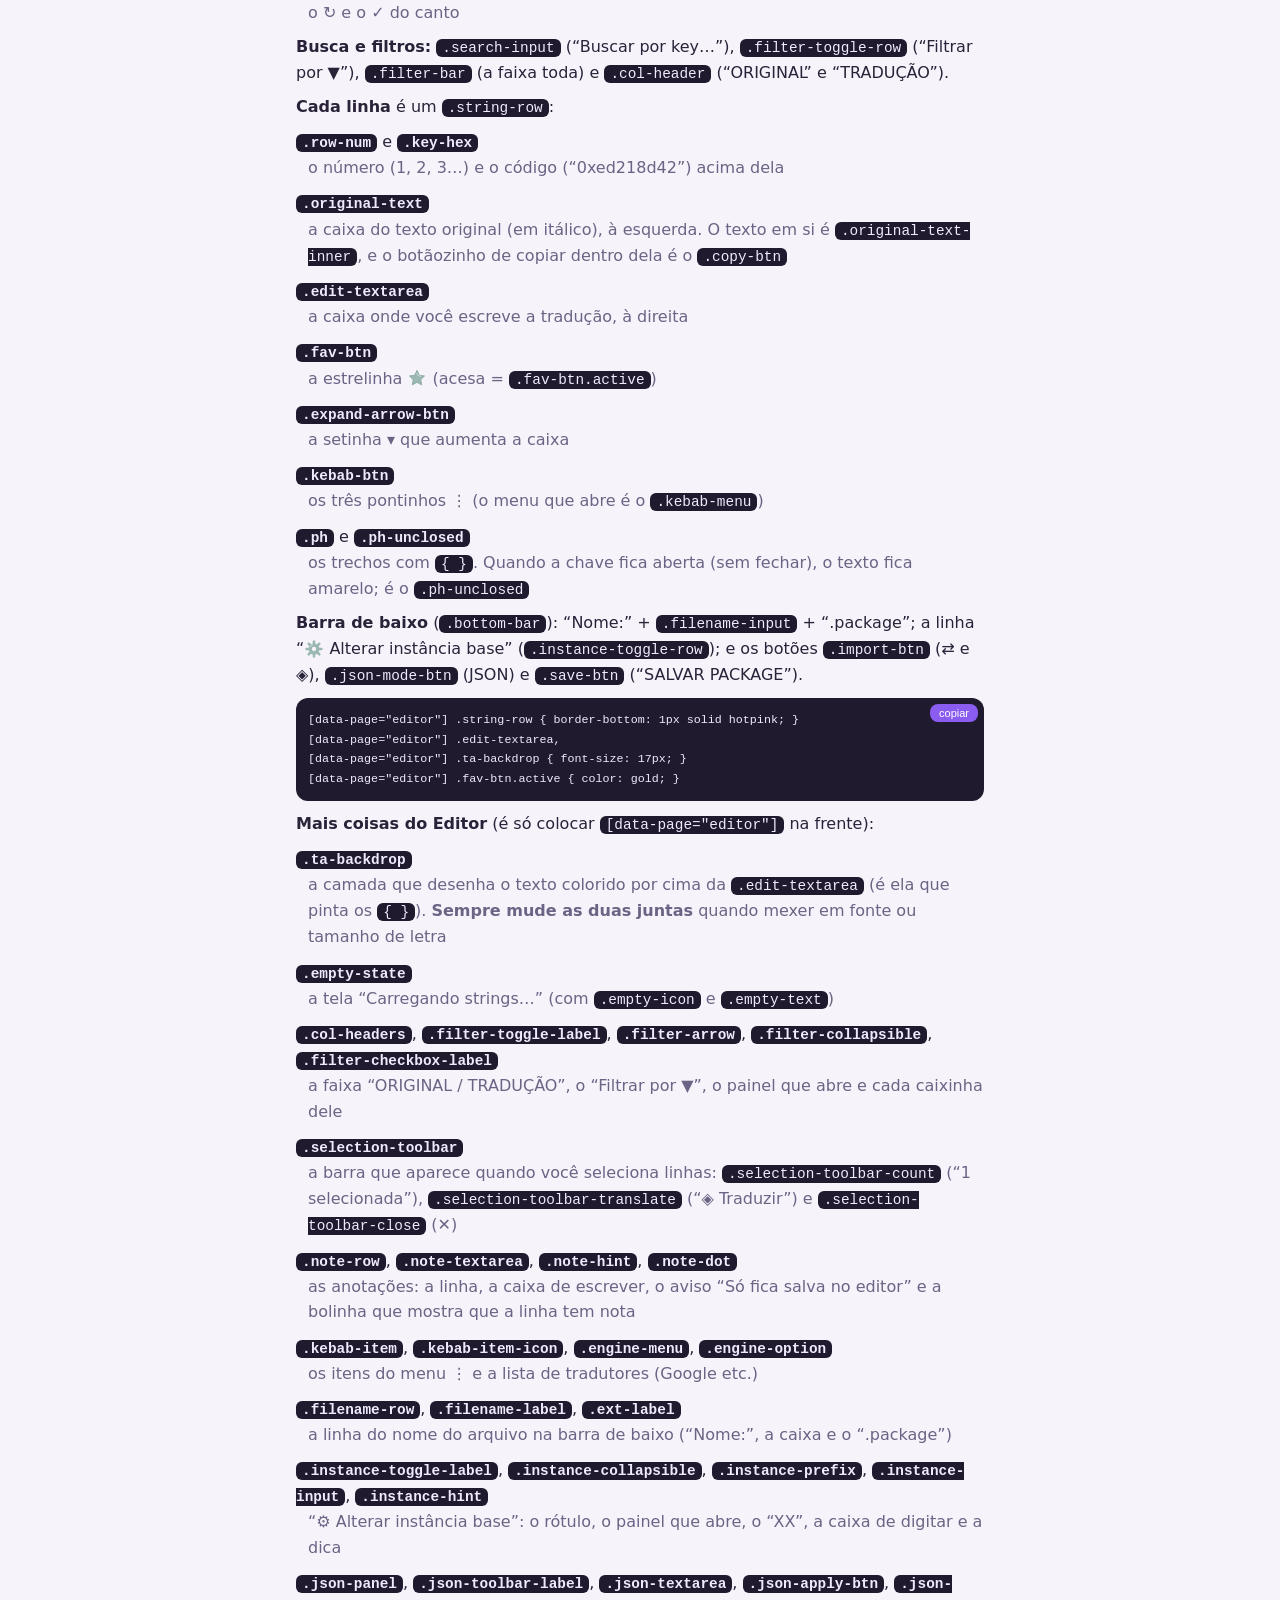
<file: templates/suporte-css.html>
<!DOCTYPE html>
<html lang="pt-BR">
<head>
<meta charset="UTF-8">
<meta name="viewport" content="width=device-width, initial-scale=1">
<title>Guia do CSS personalizado · Sims 4 Translator</title>
<style>
:root{--bg:#f6f3fb;--card:#fff;--tx:#2a2238;--mu:#6d6384;--ac:#8a5cf0;--bd:#e3dcf2;--cb:#1f1a2e;--ct:#f1eaff;--ic:#5f9487}
@media(prefers-color-scheme:dark){:root{--bg:#141020;--card:#1d1730;--tx:#efe9fb;--mu:#a99ec4;--ac:#b79bff;--bd:#322950;--cb:#0f0b1a;--ic:#9cb8b2}}
*{box-sizing:border-box;-webkit-tap-highlight-color:transparent}
::selection{background:rgba(122,158,151,.45);color:inherit}
::-moz-selection{background:rgba(122,158,151,.45);color:inherit}
body{margin:0;background:var(--bg);color:var(--tx);font:16px/1.6 system-ui,-apple-system,Segoe UI,Roboto,sans-serif}
main{max-width:720px;margin:0 auto;padding:20px 16px 80px}
h1{font-size:26px;line-height:1.2;margin:.4em 0 .2em}
h2{font-size:20px;margin:2em 0 .5em;padding-top:.6em;border-top:2px dashed var(--bd);color:var(--ac)}
h3{font-size:16px;margin:1.4em 0 .3em}
p,li{margin:.5em 0}
.sub{color:var(--mu);margin-top:0}
.box{background:var(--card);border:1px solid var(--bd);border-radius:14px;padding:12px 14px;margin:14px 0}
.tip{border-left:4px solid var(--ac)}
.warn{border-left:4px solid #e5565b}
code{background:var(--cb);color:var(--ct);padding:1px 6px;border-radius:6px;font-size:.9em}
pre{position:relative;background:var(--cb);color:var(--ct);padding:12px;border-radius:12px;overflow-x:auto;font-size:13px;line-height:1.5;margin:10px 0}
pre code{background:none;padding:0}
pre button{position:absolute;top:6px;right:6px;border:0;border-radius:8px;background:var(--ac);color:#fff;font-size:11px;padding:3px 9px;cursor:pointer}
dl{margin:8px 0}dt{margin-top:.6em}dt code{font-weight:700}dd{margin:0 0 0 12px;color:var(--mu)}
nav a{color:var(--ac)}
.i{width:1.25em;height:1.25em;vertical-align:-.3em}
h1 .i{width:1.1em;height:1.1em;margin-right:.15em}nav{columns:2;font-size:14px}
</style>
</head>
<body>
<main>

<h1><svg class="i" viewBox="0 0 24 24" width="20" height="20" aria-hidden="true"><path d="M12 3C6.9 3 3 7 3 12.2 3 17.3 7 21 12 21c1.6 0 2.4-.9 2.4-2 0-1.4-1.1-1.7-1.1-2.9 0-1.1.9-1.9 2.1-1.9H18c1.7 0 3-1.3 3-3C21 6.7 17 3 12 3z" fill="#9cb8b2"/><circle cx="8" cy="12" r="1.5" fill="#cfe3dd"/><circle cx="11.6" cy="7.7" r="1.5" fill="#5f877c"/><circle cx="16.2" cy="9" r="1.5" fill="#cfe3dd"/><circle cx="8.8" cy="16" r="1.5" fill="#7fa59b"/><ellipse cx="6.4" cy="8.8" rx="1" ry="2.2" transform="rotate(35 6.4 8.8)" fill="#fff" opacity=".4"/></svg> Guia do CSS personalizado</h1>
<p class="sub">Pra mudar o visual do site do seu jeitinho. Explicado tão simples que até o papa consegue (e olha que ele nem tem tempo, kkkk).</p>

<nav>
<a href="#o-que">1. O que é isso?</a><br>
<a href="#onde">2. Onde eu colo?</a><br>
<a href="#receita">3. Como o CSS é escrito</a><br>
<a href="#cores">4. Cores</a><br>
<a href="#var">5. Variáveis mágicas</a><br>
<a href="#fontes">6. Trocar as fontes</a><br>
<a href="#telas">7. Mirando numa tela</a><br>
<a href="#home">8. Mapa da Home</a><br>
<a href="#janelas">9. Janelas e avisos</a><br>
<a href="#outras">10. Info, Editor, Mesclar, Criar</a><br>
<a href="#truques">11. Truques</a><br>
<a href="#icones">12. Cores de ícones e imagens</a><br>
<a href="#prontos">13. Receitas prontas</a><br>
<a href="#ruim">14. Deu ruim?</a>
</nav>

<div class="box tip"><b>Não quer mexer com código?</b> Use o <a href="/montar-tema" style="color:var(--ac)">Montador de tema</a>: escolha as cores tocando na tela e copie o CSS pronto.</div>

<h2 id="o-que">1. O que é isso?</h2>
<p>Imagina o site como uma <b>casa</b>. O CSS é a <b>tinta e o pincel</b>: ele não muda onde ficam as portas, só a cor das paredes, o tamanho dos móveis e esse tipo de coisa. Ou seja: <b>você só muda a aparência</b>, não tem como estragar o site. <svg class="i" viewBox="0 0 24 24" width="20" height="20" aria-hidden="true"><circle cx="6.4" cy="6.6" r="2.6" fill="#7fa59b"/><circle cx="17.6" cy="6.6" r="2.6" fill="#7fa59b"/><circle cx="6.4" cy="6.6" r="1.2" fill="#cfe3dd"/><circle cx="17.6" cy="6.6" r="1.2" fill="#cfe3dd"/><circle cx="12" cy="13" r="7.5" fill="#9cb8b2"/><ellipse cx="12" cy="15.3" rx="3.2" ry="2.4" fill="#cfe3dd"/><circle cx="9" cy="11.8" r=".95" fill="#46695f"/><circle cx="15" cy="11.8" r=".95" fill="#46695f"/><ellipse cx="12" cy="14.2" rx="1.1" ry=".75" fill="#5f877c"/><path d="M10.6 16.3q1.4 1 2.8 0" stroke="#5f877c" stroke-width="1" fill="none" stroke-linecap="round"/><ellipse cx="8.6" cy="8.8" rx="1.6" ry="1" transform="rotate(-30 8.6 8.8)" fill="#fff" opacity=".4"/></svg></p>
<p>O que você escreve vale <b>só pra você</b> (ninguém mais vê) e funciona em todas as telas e em todos os aparelhos em que você entrar na sua conta.</p>

<h2 id="onde">2. Onde eu colo?</h2>
<ol>
<li>Entre na sua conta (o CSS personalizado <b>só aparece pra quem está logado</b>).</li>
<li>Na home, toque na <b>bolinha do perfil</b> (canto de cima).</li>
<li>Abra a seção <b>“CSS personalizado”</b> e cole o seu CSS na caixa.</li>
<li><b>Aplicar</b> = só uma prévia, pra espiar. Se recarregar a página, <b>ela some</b>. <svg class="i" viewBox="0 0 24 24" width="20" height="20" aria-hidden="true"><path d="M5 20.5V11a7 7 0 0 1 14 0v9.5l-2.35-1.9-2.35 1.9L12 18.6l-2.3 1.9-2.35-1.9z" fill="#9cb8b2"/><path d="M7.5 12a4.6 4.6 0 0 1 3-4.3" stroke="#fff" opacity=".5" stroke-width="1.3" fill="none" stroke-linecap="round"/><ellipse cx="9.6" cy="11" rx=".9" ry="1.3" fill="#46695f"/><ellipse cx="14.4" cy="11" rx=".9" ry="1.3" fill="#46695f"/><ellipse cx="12" cy="14" rx=".9" ry="1.1" fill="#5f877c"/><circle cx="7.9" cy="13.4" r="1" fill="#cfe3dd" opacity=".85"/><circle cx="16.1" cy="13.4" r="1" fill="#cfe3dd" opacity=".85"/></svg></li>
<li><b>Salvar CSS</b> = guarda de verdade. Apareceu <i>“CSS salvo!”</i>? Pronto.</li>
<li><b>Copiar</b> copia o texto. <b>Restaurar padrão</b> apaga tudo e o site volta ao normal.</li>
</ol>
<div class="box warn"><b>Importante:</b> Aplicar não é Salvar! Gostou do resultado? Aperte <b>Salvar CSS</b>, senão ele some quando você recarregar.</div>
<div class="box tip">Máximo de <b>50.000 caracteres</b> (a caixa mostra a contagem). E cole só CSS de gente em quem você confia.</div>

<h2 id="receita">3. Como o CSS é escrito</h2>
<p>Todo pedacinho de CSS é uma frase assim:</p>
<pre><code>QUEM {
  O QUE MUDAR: COMO;
}</code></pre>
<p>Tipo: “<i>o botão grande</i> { <i>cor do texto</i>: <i>rosa</i>; }”. Na linguagem do site:</p>
<pre><code>.btn-new {
  color: hotpink;
}</code></pre>
<p>Dá pra mudar várias coisas de uma vez, uma por linha, e <b>sempre terminando com ponto e vírgula</b> <code>;</code> (esquecer ele é o erro mais comum!). Tudo que fica entre <code>/* e */</code> é comentário: o site ignora, é só um bilhetinho seu.</p>

<h3>As propriedades mais usadas</h3>
<dl>
<dt><code>color</code></dt><dd>cor do texto</dd>
<dt><code>background</code></dt><dd>cor (ou degradê, ou imagem) do fundo</dd>
<dt><code>border</code></dt><dd>a bordinha. Ex.: <code>1px solid pink</code> (grossura, tipo, cor)</dd>
<dt><code>border-radius</code></dt><dd>quão redondo são os cantos. <code>0</code> = quadrado, <code>999px</code> = pílula</dd>
<dt><code>font-size</code></dt><dd>tamanho da letra. Ex.: <code>18px</code></dd>
<dt><code>font-family</code></dt><dd>o tipo de letra. Ex.: <code>Georgia, serif</code></dd>
<dt><code>opacity</code></dt><dd>transparência: <code>1</code> normal, <code>0.5</code> meio apagado, <code>0</code> invisível</dd>
<dt><code>backdrop-filter</code></dt><dd>efeito de vidro fosco: borra o que está <b>atrás</b> da coisa. Ex.: <code>blur(12px)</code>. Só aparece se o fundo da coisa for transparente (<code>rgba(…, 0.4)</code>). Escreva também a versão <code>-webkit-backdrop-filter</code></dd>
<dt><code>display: none</code></dt><dd>esconde a coisa (como se ela nunca tivesse existido)</dd>
<dt><code>padding</code> e <code>margin</code></dt><dd>espaço por dentro e por fora da coisa</dd>
</dl>

<h2 id="cores">4. Cores</h2>
<p>Dá pra escrever a cor de três jeitos (todos funcionam em qualquer lugar):</p>
<dl>
<dt>Por nome</dt><dd><code>red</code>, <code>hotpink</code>, <code>gold</code>, <code>teal</code>…</dd>
<dt>Por código</dt><dd><code>#ff4fa3</code>. Pesquise “seletor de cor” no Google, escolha a cor e copie o código.</dd>
<dt>Com transparência</dt><dd><code>rgba(255, 79, 163, 0.3)</code>: os três primeiros são vermelho, verde e azul (0 a 255); o último é a transparência (0 a 1).</dd>
</dl>
<p>Degradê (duas cores se misturando): <code>background: linear-gradient(135deg, #ff4fa3, #35e0ff);</code></p>

<h2 id="var">5. Variáveis mágicas <svg class="i" viewBox="0 0 24 24" width="20" height="20" aria-hidden="true"><path d="M10.5 4l1.9 5.4 5.4 1.9-5.4 1.9-1.9 5.4-1.9-5.4-5.4-1.9 5.4-1.9z" fill="#9cb8b2"/><path d="M10.5 6.8l1 2.8 2.8 1-2.8 1-1 2.8-1-2.8-2.8-1 2.8-1z" fill="#cfe3dd" opacity=".85"/><path d="M18.5 14.5l.8 2.2 2.2.8-2.2.8-.8 2.2-.8-2.2-2.2-.8 2.2-.8z" fill="#7fa59b"/><circle cx="18" cy="5" r="1.2" fill="#cfe3dd"/></svg> (o jeito mais fácil!)</h2>
<p>O site tem uns “botões de cor” escondidos chamados <b>variáveis</b>. Mudou uma, mudou o site <b>inteiro</b> de uma vez. É o truque mais poderoso, então comece por aqui:</p>
<pre><code>:root {
  --accent: #ff4fa3;
}</code></pre>
<p>Isso troca a cor de destaque em todas as telas. <svg class="i" viewBox="0 0 24 24" width="20" height="20" aria-hidden="true"><path d="M3.8 20.2l3.4-10.8 7.4 7.4z" fill="#9cb8b2"/><path d="M5.3 15.3l4.2 4.2M6.9 11.4l6 6" stroke="#7fa59b" stroke-width="1.3" stroke-linecap="round" fill="none"/><path d="M5.6 18l1.9-5.2" stroke="#fff" opacity=".45" stroke-width="1.1" stroke-linecap="round"/><circle cx="14" cy="6" r="1.2" fill="#7fa59b"/><rect x="17.2" y="9" width="2.6" height="1.6" rx=".6" transform="rotate(30 18.5 9.8)" fill="#cfe3dd"/><circle cx="19" cy="14.5" r="1" fill="#9cb8b2"/><path d="M10.5 3l.6 1.5 1.5.6-1.5.6-.6 1.5-.6-1.5-1.5-.6 1.5-.6z" fill="#cfe3dd"/><path d="M15 11c1.4-1 3-.8 4.2.2" stroke="#7fa59b" stroke-width="1.2" stroke-linecap="round" fill="none"/></svg> As variáveis são:</p>
<dl>
<dt><code>--bg</code></dt><dd>cor de fundo das telas</dd>
<dt><code>--surface</code></dt><dd>fundo de cartões, caixas e botões</dd>
<dt><code>--surface2</code></dt><dd>fundo de caixas mais “fundas” (campos, linhas)</dd>
<dt><code>--surface3</code></dt><dd>fundo de áreas extras (tela Criar)</dd>
<dt><code>--border</code>, <code>--border2</code>, <code>--border3</code></dt><dd>cores das bordinhas (da mais fraca à mais forte)</dd>
<dt><code>--accent</code></dt><dd>cor de destaque: títulos, ícones, números, links</dd>
<dt><code>--accent-dim</code></dt><dd>destaque mais escuro (botões, quando você aperta)</dd>
<dt><code>--accent-faint</code></dt><dd>destaque bem clarinho (fundos suaves)</dd>
<dt><code>--text</code></dt><dd>cor do texto principal</dd>
<dt><code>--text-muted</code></dt><dd>cor do texto de apoio (as letrinhas menores)</dd>
<dt><code>--text-dim</code></dt><dd>cor do texto bem discreto</dd>
<dt><code>--danger</code></dt><dd>vermelho de erro e de apagar</dd>
<dt><code>--radius</code>, <code>--radius-sm</code>, <code>--radius-xs</code></dt><dd>quão redondos são os cantos (grande, médio, pequeno)</dd>
<dt><code>--font-title</code>, <code>--font-body</code>, <code>--font-mono</code></dt><dd>as fontes (títulos e botões, texto normal, números e códigos). Têm uma seção só pra elas, logo abaixo</dd>
</dl>
<div class="box tip"><b>Detalhe:</b> a home é <b>clarinha</b> por padrão (verde-água) e as outras telas são <b>escuras</b>. Por isso a mesma variável pode ter “cor de partida” diferente em cada uma. Se quiser mudar uma tela só, veja a seção “Mirando numa tela só”. E pra trocar as <b>letras</b>, a seção logo abaixo.</div>

<h2 id="fontes">6. Trocar as fontes <svg class="i" viewBox="0 0 24 24" width="20" height="20" aria-hidden="true"><path d="M3.5 19.5l5-13 5 13M5.6 14.2h6.8" fill="none" stroke="#7fa59b" stroke-width="2" stroke-linecap="round" stroke-linejoin="round"/><path d="M14.5 19.5l3-7.6 3 7.6M15.6 16.8h4" fill="none" stroke="#9cb8b2" stroke-width="1.8" stroke-linecap="round" stroke-linejoin="round"/></svg></h2>
<p>O site usa <b>3 fontes</b>, cada uma com um “papel”. Dá pra trocar todas de uma vez, igualzinho às cores:</p>
<pre><code>:root {
  --font-title: Georgia, serif;
  --font-body: "Trebuchet MS", sans-serif;
  --font-mono: "Courier New", monospace;
}</code></pre>
<dl>
<dt><code>--font-title</code></dt><dd>títulos e botões grandes: nome das telas, rótulos, “SALVAR PACKAGE”… (a do site é a <code>Syne</code>)</dd>
<dt><code>--font-body</code></dt><dd>o texto normal: frases, avisos, campos de digitar e botões pequenos (a do site é a <code>DM Sans</code>)</dd>
<dt><code>--font-mono</code></dt><dd>números e códigos: o contador “0/14”, o “0xed218d42”, o nome do arquivo (a do site é a <code>DM Mono</code>)</dd>
</dl>
<p>Não precisa mudar as três: escreva só a que quiser. As que você não escrever ficam do jeito de sempre. Funciona em <b>todas as telas</b>, e os <b>temas prontos</b> também obedecem (se você não escrever nada, cada tema usa as fontes dele).</p>
<h3>Que nome eu escrevo?</h3>
<dl>
<dt>Fontes do site</dt><dd><code>Syne</code>, <code>DM Sans</code> e <code>DM Mono</code>. A Home não carrega a DM Mono, então lá ela cai na monoespaçada do aparelho</dd>
<dt>Fontes do seu aparelho</dt><dd><code>Georgia</code>, <code>"Times New Roman"</code>, <code>"Trebuchet MS"</code>, <code>Verdana</code>, <code>"Courier New"</code>, <code>"Comic Sans MS"</code>. Nome com espaço vai <b>entre aspas</b></dd>
<dt>Sempre termine com um tipo genérico</dt><dd><code>serif</code> (com perninhas), <code>sans-serif</code> (sem perninhas), <code>monospace</code> (máquina de escrever), <code>cursive</code> (de mão) ou <code>system-ui</code> (a do aparelho). Cada aparelho tem as suas fontes (no Android, por exemplo, nem toda fonte de computador existe): se a primeira não existir, o site usa o tipo genérico</dd>
</dl>
<h3>Usar uma fonte de fora (Google Fonts, etc.)</h3>
<p><b>Google Fonts</b> é o jeito mais fácil: o site aceita o <code>@import</code> dele. Fica assim:</p>
<pre><code>@import url("https://fonts.googleapis.com/css2?family=Pinyon+Script&amp;display=swap");
:root { --font-title: "Pinyon Script", cursive; }</code></pre>
<ol>
<li>Em <code>fonts.google.com</code>, escolha a fonte, abra <b>Get embed code</b> e vá na aba <b>@import</b>.</li>
<li>Copie só a linha <code>@import url(...);</code> (sem as partes <code>&lt;style&gt;</code>).</li>
<li>Cole bem no <b>começo</b> do CSS personalizado e use o nome que aparece depois de <code>family=</code> (espaço vira <code>+</code> no link) nas variáveis de fonte.</li>
</ol>
<div class="box warn"><b>Regras do @import:</b> só vale do <code>fonts.googleapis.com</code>, tem que terminar com <code>;</code>, tem que ficar <b>antes de qualquer outra regra</b> (comentários podem ficar antes) e cabem até 5. Se ele estiver no meio do CSS, o navegador ignora, e o site avisa na hora de salvar.</div>
<p>De <b>outro site</b> o <code>@import</code> não vale (é por segurança), mas <code>@font-face</code> com link <code>https://</code> vale. É como se você “instalasse” a fonte e desse um nome pra ela:</p>
<pre><code>@font-face {
  font-family: "Minha Fonte";
  src: url("https://exemplo.com/minha-fonte.woff2") format("woff2");
  font-display: swap;
}
:root { --font-title: "Minha Fonte", serif; }</code></pre>
<p>O link tem que ser o <b>endereço direto do arquivo</b> da fonte (termina em <code>.woff2</code>, <code>.woff</code>, <code>.ttf</code> ou <code>.otf</code>).</p>
<div class="box tip"><b>Dica:</b> no <a href="/montar-tema" style="color:var(--ac)">Montador de tema</a> é só colar o link do Google Fonts (ou do arquivo da fonte) que ele monta o CSS pra você, já com o <code>@import</code> no lugar certo.</div>
<div class="box warn"><b>Não vale:</b> <code>@import</code> de outros sites, links <code>http://</code> (sem o “s”) e fonte embutida no próprio CSS (<code>data:</code>). Se a fonte não aparecer, o site usa a de reserva, então nada quebra: confira se o link abre, se o nome está igual nos dois lugares e se tem aspas.</div>
<h3>Mudar a fonte de um pedaço só</h3>
<pre><code>/* só o título da Home */
html[data-page="index"] .title { font-family: Georgia, serif !important; }

/* a letra do Editor: sempre os DOIS juntos */
[data-page="editor"] .edit-textarea,
[data-page="editor"] .ta-backdrop { font-family: "Courier New", monospace !important; }</code></pre>
<p>No Editor, o texto que você vê é desenhado por uma camada por cima da caixa (<code>.ta-backdrop</code>) e a caixa de digitar (<code>.edit-textarea</code>) fica com letra transparente. Por isso <b>fonte e tamanho têm que ser iguais nas duas</b>, senão o texto e o cursor se desencontram. O apelido bonito da janela do perfil (<code>.nick-preview</code>) usa uma letra de mão própria, que não muda com as variáveis: pra trocar, <code>.nick-preview { font-family: ... !important; }</code>.</p>

<h2 id="telas">7. Mirando numa tela só</h2>
<p>Cada tela tem um nome secreto. Pra mirar nela, escreva <code>[data-page="nome"]</code> antes do resto:</p>
<dl>
<dt><code>index</code></dt><dd>a Home</dd>
<dt><code>info</code></dt><dd>a tela de detalhes do .package (antes de começar a traduzir)</dd>
<dt><code>editor</code></dt><dd>o Editor (onde se traduz)</dd>
<dt><code>merge</code></dt><dd>Mesclar .packages</dd>
<dt><code>create</code></dt><dd>Criar mod do zero</dd>
</dl>
<pre><code>/* botão salvar do editor fica verde, só lá */
[data-page="editor"] .save-btn {
  background: green;
  color: white;
}

/* variável só na Home */
html[data-page="index"] {
  --accent: orange;
}</code></pre>
<p>Dá pra mirar também num <b>tema pronto</b> (os da paleta <svg class="i" viewBox="0 0 24 24" width="20" height="20" aria-hidden="true"><path d="M12 3C6.9 3 3 7 3 12.2 3 17.3 7 21 12 21c1.6 0 2.4-.9 2.4-2 0-1.4-1.1-1.7-1.1-2.9 0-1.1.9-1.9 2.1-1.9H18c1.7 0 3-1.3 3-3C21 6.7 17 3 12 3z" fill="#9cb8b2"/><circle cx="8" cy="12" r="1.5" fill="#cfe3dd"/><circle cx="11.6" cy="7.7" r="1.5" fill="#5f877c"/><circle cx="16.2" cy="9" r="1.5" fill="#cfe3dd"/><circle cx="8.8" cy="16" r="1.5" fill="#7fa59b"/><ellipse cx="6.4" cy="8.8" rx="1" ry="2.2" transform="rotate(35 6.4 8.8)" fill="#fff" opacity=".4"/></svg>), com <code>[data-theme="cult"]</code>, por exemplo.</p>

<h3 id="temas-prontos">Os temas prontos e como mirar em cada um</h3>
<p>Quando um tema pronto está ligado, a tag <code>&lt;html&gt;</code> ganha <code>data-theme="nome"</code>. Com o tema <b>Padrão</b> o atributo <b>não existe</b> (então <code>html:not([data-theme])</code> pega só o Padrão). Os nomes são:</p>
<dl>
<dt><code>coquette</code></dt><dd>Coquette: laços, renda e rosa-algodão</dd>
<dt><code>vampiro</code></dt><dd>Vampiro: veludo vinho, morcegos e noite sem fim</dd>
<dt><code>slavic</code></dt><dd>Slavic: pinheiros na névoa, neve caindo e vermelho-sangue</dd>
<dt><code>cult</code></dt><dd>Cult: velas, cruz invertida e sangue seco no subsolo</dd>
<dt><code>kamikakushi</code></dt><dd>Kamikakushi: santuário na névoa, lanternas de pedra e luz divina</dd>
</dl>
<p>Exemplo: pintar o título só no Vampiro, e só na Home:</p>
<pre><code>html[data-theme="vampiro"][data-page="index"] .title {
  color: #ff5c7a !important;
}</code></pre>
<div class="box tip"><b>Quem ganha?</b> O tema pronto é carregado <b>antes</b> do seu CSS, então o seu vem por cima. Só que os temas usam bastante <code>!important</code> (principalmente na Home e nas janelas). Se o seu CSS não pegou, ponha <code>!important</code> e, se precisar, na frente <code>html[data-theme="nome"]</code> para ficar mais forte que o do tema.</div>
<div class="box tip"><b>Fundo do tema:</b> o fundo dos temas é pintado no <code>body</code>. Se você trocar o <code>background</code> do <code>body</code>, use <code>!important</code>.</div>

<h3 id="tema-cult">Extras do tema Cult</h3>
<p>O Cult é o único que tem peças interativas. Na Home, no rodapé, ele cria um bloco <code>.theme-extras</code> (também com a classe <code>.cult-extras</code>) com dois botões, que só existem enquanto o Cult está ligado:</p>
<dl>
<dt><code>.cult-btns</code>, <code>.cult-btn</code></dt><dd>a faixa e os botões <b>apagar as velas</b> / <b>acender as velas</b> e <b>derreter as velas</b></dd>
<dt><code>.cult-moons</code></dt><dd>o enfeite de luas do bloco</dd>
<dt><code>html.cu-out</code></dt><dd>classe que aparece no <code>&lt;html&gt;</code> quando as velas estão <b>apagadas</b> (a escolha fica salva no aparelho). Use para mudar o visual do "escuro": <code>html.cu-out .title { ... }</code></dd>
<dt><code>html.cu-melt</code></dt><dd>velas <b>derretidas</b>. É permanente até recarregar a página e esconde os botões; também liga <code>cu-out</code></dd>
</dl>

<h2 id="home">8. Mapa da Home <svg class="i" viewBox="0 0 24 24" width="20" height="20" aria-hidden="true"><path d="M3 7l6-2.2v14.2l-6 2.2z" fill="#cfe3dd"/><path d="M9 4.8l6 2.2v14.2l-6-2.2z" fill="#9cb8b2"/><path d="M15 7l6-2.2v14.2l-6 2.2z" fill="#7fa59b"/><path d="M12 8.3c-1.7 0-2.8 1.3-2.8 2.7 0 1.8 2.8 4.2 2.8 4.2s2.8-2.4 2.8-4.2c0-1.4-1.1-2.7-2.8-2.7z" fill="#5f877c"/><circle cx="12" cy="11" r="1" fill="#cfe3dd"/></svg></h2>
<p>Cada pedaço da tela tem um nome. É só colocar um ponto na frente: <code>.title</code>, <code>.btn-new</code>… Na Home, use <code>html[data-page="index"] .nome</code> (e <code>!important</code> se não pegar, veja a seção 13).</p>
<dl>
<dt><code>.screen</code></dt><dd>a tela inteira da Home</dd>
<dt><code>.topbar</code></dt><dd>a barrinha de cima</dd>
<dt><code>.profile-circle</code></dt><dd>bolinha da foto do perfil</dd>
<dt><code>.greeting</code></dt><dd>a saudação ao lado do perfil (“Eita”, “Oi”…)</dd>
<dt><code>.theme-btn</code></dt><dd>o botão da paleta de tinta (temas)</dd>
<dt><code>.bell-btn</code></dt><dd>o sininho de novidades</dd>
<dt><code>.title</code></dt><dd>o título “SIMS 4 TRANSLATOR”. Ele tem um degradê no texto: pra trocar a cor use <code>-webkit-text-fill-color: red !important;</code></dd>
<dt><code>.subtitle</code></dt><dd>a frase “Tradução de mods .package”</dd>
<dt><code>.btn-new</code></dt><dd>o botão grande “+” (escolher .package)</dd>
<dt><code>.btn-merge</code></dt><dd>o botão “Mesclar vários .packages”</dd>
<dt><code>.btn-create</code></dt><dd>o botão “Criar mod do zero”</dd>
<dt><code>.hint</code></dt><dd>o textinho de dica embaixo dos botões</dd>
<dt><code>.mascot-divider</code></dt><dd>o mascotinho que separa as seções</dd>
<dt><code>.saves-label</code></dt><dd>o rótulo “Traduções salvas”</dd>
<dt><code>.save-item</code></dt><dd>cada cartãozinho de tradução salva</dd>
<dt><code>.save-title</code></dt><dd>o nome do arquivo dentro do cartão</dd>
<dt><code>.save-meta</code></dt><dd>a linha “ENG_US → POR_BR”</dd>
<dt><code>.btn-icon</code></dt><dd>os botões “editar” e a lixeira (<code>.btn-icon.delete</code> é só a lixeira)</dd>
<dt><code>.sel-circle</code></dt><dd>a bolinha de selecionar (modo seleção); <code>.save-item.selected</code> é o cartão selecionado</dd>
<dt><code>.select-topbar</code></dt><dd>a barra que aparece no modo seleção (“0 selecionados”)</dd>
<dt><code>.draft-banner</code></dt><dd>o aviso “Você tem uma tradução não salva”</dd>
<dt><code>.skeleton-item</code> e <code>.sk-line</code></dt><dd>os blocos cinzinhas que aparecem enquanto carrega</dd>
<dt><code>.version</code></dt><dd>o selinho “v1.0 · MIT…” no rodapé</dd>
<dt><code>.github-badge</code></dt><dd>o ícone do GitHub</dd>
<dt><code>.error-msg</code></dt><dd>a mensagem de erro vermelha</dd>
</dl>
<pre><code>html[data-page="index"] .btn-new {
  background: hotpink !important;
  border-radius: 999px !important;
}</code></pre>

<h2 id="janelas">9. Janelas e avisos <svg class="i" viewBox="0 0 24 24" width="20" height="20" aria-hidden="true"><rect x="3" y="4.5" width="18" height="15" rx="3.2" fill="#9cb8b2"/><path d="M3 9.3V7.7a3.2 3.2 0 0 1 3.2-3.2h11.6A3.2 3.2 0 0 1 21 7.7v1.6z" fill="#7fa59b"/><circle cx="6.2" cy="6.9" r=".8" fill="#cfe3dd"/><circle cx="8.6" cy="6.9" r=".8" fill="#cfe3dd"/><rect x="6" y="12" width="12" height="1.6" rx=".8" fill="#cfe3dd"/><rect x="6" y="15.2" width="7.5" height="1.6" rx=".8" fill="#cfe3dd" opacity=".6"/></svg></h2>
<p>As janelinhas que abrem por cima (perfil, entrar, temas, novidades…) usam as mesmas peças. Mudando uma, mudam <b>todas</b>:</p>
<dl>
<dt><code>.modal-overlay</code></dt><dd>o fundo escuro atrás da janela</dd>
<dt><code>.modal-box</code></dt><dd>a janela em si (o “papel”)</dd>
<dt><code>.modal-title</code></dt><dd>o título da janela</dd>
<dt><code>.modal-close</code></dt><dd>o ✕ de fechar</dd>
<dt><code>.form-input</code></dt><dd>campos onde se digita (e o <code>label</code> acima deles)</dd>
<dt><code>.modal-btn</code></dt><dd>o botão principal (“ENTRAR”, “SALVAR ALTERAÇÕES”)</dd>
<dt><code>.btn-save</code>, <code>.save-hint</code></dt><dd>o botão “SALVAR ALTERAÇÕES” do perfil (ele tem um roxo próprio) e o textinho de aviso logo acima dele</dd>
<dt><code>.google-btn</code></dt><dd>o botão “Entrar com Google”</dd>
<dt><code>.switch</code> / <code>.switch-slider</code></dt><dd>os interruptores de liga/desliga</dd>
<dt><code>.theme-card</code></dt><dd>cada cartão de tema na janela da paleta</dd>
<dt><code>.update-item</code></dt><dd>cada novidade na lista de novidades</dd>
<dt><code>.alert-box</code>, <code>.alert-msg</code>, <code>.alert-btn</code></dt><dd>os avisinhos de “OK / Tem certeza?”</dd>
<dt><code>.css-box</code>, <code>.css-area</code>, <code>.css-btn</code></dt><dd>as caixas que abrem e fecham no seu perfil: a do CSS personalizado e a do E-mail de recuperação (sim, dá pra pintar elas também <svg class="i" viewBox="0 0 24 24" width="20" height="20" aria-hidden="true"><circle cx="12" cy="12" r="9" fill="#9cb8b2"/><path d="M8.1 10.7q.9-1.1 1.8 0M14.1 10.7q.9-1.1 1.8 0" stroke="#46695f" stroke-width="1.4" fill="none" stroke-linecap="round"/><path d="M8.4 13.8q3.6 3.8 7.2 0z" fill="#5f877c"/><circle cx="7.3" cy="13.4" r="1.1" fill="#cfe3dd" opacity=".85"/><circle cx="16.7" cy="13.4" r="1.1" fill="#cfe3dd" opacity=".85"/><ellipse cx="8" cy="7.2" rx="2" ry="1.1" transform="rotate(-35 8 7.2)" fill="#fff" opacity=".4"/></svg>)</dd>
</dl>
<p>Em <b>todas as telas</b> também existem:</p>
<dl>
<dt><code>.toast</code></dt><dd>o avisinho que aparece rapidinho embaixo (existe no Info, Editor, Mesclar e Criar; a Home não tem). Na tela Criar ele muda de cor com <code>.toast.success</code> (verde) e <code>.toast.error</code> (vermelho); no Editor use <code>.toast-success</code>, <code>.toast-info</code> e <code>.toast-error</code></dd>
<dt><code>.loading-overlay</code></dt><dd>a tela de carregamento; <code>.loading-phrase</code> são as frases que ficam trocando (<code>.loading-phrase-container</code> é a caixa delas) e <code>.loading-gif</code> é a animação. Em Mesclar, Criar e Info o texto fixo (“Mesclando…”, “Gerando mod…”) é o <code>.loading-text</code></dd>
</dl>
<p><b>Dentro das janelas da Home</b> (perfil, entrar, temas, novidades). Use <code>html[data-page="index"]</code> na frente se quiser só na Home:</p>
<dl>
<dt><code>.auth-tab</code>, <code>.auth-divider</code></dt><dd>as abas “Entrar na Conta” / criar conta e o “ou” que separa o formulário do botão do Google</dd>
<dt><code>.form-group</code>, <code>.pw-wrap</code>, <code>.pw-eye</code>, <code>.modal-switch</code></dt><dd>cada campo do formulário (rótulo + <code>.form-input</code>), o campo de senha com o olhinho de mostrar/esconder e os links tipo “Esqueceu a senha?”</dd>
<dt><code>.custom-select</code></dt><dd>as listas de escolher (como a pergunta de recuperação da conta): o botão é <code>.custom-select-btn</code>, a lista que abre é <code>.custom-select-drop</code> e cada opção é <code>.cs-option</code></dd>
<dt><code>.nick-sub</code>, <code>.nick-preview</code>, <code>.nick-count</code>, <code>.nick-error</code></dt><dd>escolher o apelido: a explicação, o apelido grande em letra de mão, o contador “0/8” e o aviso de erro</dd>
<dt><code>.push-toggle-row</code>, <code>.push-toggle-label</code></dt><dd>a linha “Notificar no celular” com o interruptor</dd>
<dt><code>.theme-sub</code>, <code>.theme-list</code>, <code>.theme-name</code>, <code>.theme-blurb</code>, <code>.theme-swatch</code>, <code>.theme-foot</code></dt><dd>a janela da paleta de temas: a frase de cima, a lista, o nome e a frasezinha de cada tema, as bolinhas de cor dele e o “Mais temas em breve.”</dd>
<dt><code>.updates-list</code>, <code>.updates-empty</code>, <code>.update-item-title</code>, <code>.update-item-body</code>, <code>.update-item-date</code></dt><dd>a lista de novidades e as partes de cada uma (título, texto e data)</dd>
<dt><code>.css-inner</code>, <code>.css-help</code>, <code>.css-meta</code>, <code>.css-actions</code>, <code>.css-btn-main</code>, <code>.css-danger</code></dt><dd>por dentro das caixas do perfil: o miolo (<code>.css-inner</code>) e o textinho de ajuda (<code>.css-help</code>) valem para o CSS personalizado e para o E-mail de recuperação (e o aviso acima do “SALVAR ALTERAÇÕES” também usa o <code>.css-help</code>). Só no CSS personalizado: o contador “0/50000”, a linha dos botões, o <b>Salvar CSS</b> e o <b>Restaurar padrão</b></dd>
<dt><code>.alert-overlay</code>, <code>.alert-icon</code>, <code>.alert-actions</code></dt><dd>os avisos de “OK / Tem certeza?”: o fundo escuro, o “!” e a linha dos botões</dd>
<dt><code>.draft-banner-text</code>, <code>.draft-banner-actions</code>, <code>.draft-banner-btn</code></dt><dd>por dentro do aviso “Você tem uma tradução não salva”: o texto, a linha dos botões e cada botão (Recuperar e Descartar)</dd>
<dt><code>.select-count</code>, <code>.select-all-btn</code>, <code>.select-cancel</code>, <code>.select-delete</code></dt><dd>a barra do modo seleção: “0 selecionados”, “Tudo”, “Cancelar” e a lixeira</dd>
<dt><code>.logo-area</code>, <code>.saves-list</code>, <code>.sk-circle</code>, <code>.sk-lines</code></dt><dd>a área do título com o “beta”, a lista das traduções salvas e as partes do esqueleto cinza de carregamento (bolinha e linhas)</dd>
</dl>
<pre><code>.modal-box {
  background: #1f1433 !important;
  border: 2px solid hotpink !important;
}
.modal-title { color: hotpink !important; }</code></pre>
<p><b>A tela da volta do login com Google</b> (só na Home, por 1 ou 2 segundos). É <b>opcional</b>: se você não mexer, ela já usa o fundo e o texto de apoio do seu tema. Se quiser mudar, este pedaço funciona <b>sozinho</b>, é só colar:</p>
<dl>
<dt><code>#google-cover</code></dt><dd>a tela cheia que cobre tudo enquanto o login termina (o fundo). A bolinha girando é o <code>#google-cover::before</code>, e a cor dela é a <code>border-top-color</code>. Repare no <code>#</code> em vez do ponto: é um id, não uma classe</dd>
</dl>
<pre><code>#google-cover { background: #1f1433 !important; }
#google-cover::before { border-top-color: hotpink !important; }</code></pre>
<p>Enquanto ela aparece, o <code>html::before</code> e o <code>html::after</code> ficam escondidos, então enfeites do seu tema que usam esses dois não passam por cima dela. No <a href="/montar-tema" style="color:var(--ac)">Montador de tema</a> isso é o grupo “Carregamento (volta do Google)”, e ele tem prévia.</p>

<h2 id="outras">10. Info, Editor, Mesclar e Criar <svg class="i" viewBox="0 0 24 24" width="20" height="20" aria-hidden="true"><circle cx="10.5" cy="10.5" r="6.5" fill="#cfe3dd" fill-opacity=".75" stroke="#5f877c" stroke-width="1.8"/><path d="M15.4 15.4l4.9 4.9" stroke="#7fa59b" stroke-width="3.2" stroke-linecap="round"/><path d="M7.4 9.2A3.4 3.4 0 0 1 10 7" stroke="#fff" stroke-width="1.4" stroke-linecap="round" fill="none" opacity=".85"/></svg></h2>
<p>Agora o passeio guiado: vamos descendo cada tela de cima pra baixo, dizendo o nome de cada pedaço. Todas essas telas têm em comum: <code>.topbar</code> (barra de cima), <code>.back-btn</code> (a setinha ←), <code>.topbar-title</code> (o título ao lado dela), <code>.section-label</code> (os rótulos cinzinhas tipo “DETALHES”) e <code>.separator</code> (a linha que separa). Pra mudar só uma tela, comece com <code>[data-page="..."]</code>.</p>

<h3><svg class="i" viewBox="0 0 24 24" width="20" height="20" aria-hidden="true"><path d="M14 3H7a2 2 0 0 0-2 2v14a2 2 0 0 0 2 2h10a2 2 0 0 0 2-2V8z" fill="#cfe3dd"/><path d="M14 3v3.5A1.5 1.5 0 0 0 15.5 8H19z" fill="#9cb8b2"/><path d="M8.5 12.5h7M8.5 15.5h7M8.5 18h4" stroke="#7fa59b" stroke-width="1.3" stroke-linecap="round" fill="none"/></svg> Info <code>[data-page="info"]</code></h3>
<p>É a tela que aparece depois de escolher um .package, antes de começar a traduzir.</p>
<dl>
<dt>Topo</dt><dd><code>.topbar-title</code> é o nome do arquivo (“DEVIOUSDESIRES.PACKAGE”).</dd>
<dt>“DETALHES”</dt><dd>é um <code>.section-label</code>. As três caixinhas lado a lado ficam dentro de <code>.three-cols</code>, e cada uma é um <code>.info-block</code>, com o nome em cima (<code>.block-label</code>: “INSTANCE”, “GROUP”) e o valor embaixo (<code>.block-value</code>).</dd>
<dt>Caixinha do meio</dt><dd>“LÍNGUA DESTINO” tem o botão <code>.lang-btn</code> (“POR_BR ▾”) e a dica <code>.lang-hint</code> (“toque p/ escolher”). Ao tocar abre a gaveta <code>.lang-sheet</code>, com as opções em <code>.lang-option</code>.</dd>
<dt>Embaixo</dt><dd>o botão <code>.start-btn</code> (“COMEÇAR →”).</dd>
<dt><code>.lang-sheet-title</code>, <code>.lang-dropdown</code>, <code>.lang-option-check</code></dt><dd>por dentro da gaveta de idiomas: o título “Idioma de destino”, a lista e o ✓ da opção escolhida</dd>
<dt><code>.stbl-selector</code></dt><dd>quando o .package tem <b>mais de uma tabela de textos</b>, aparece este seletor. Cada escolha é um <code>.stbl-option</code>, com o código <code>.stbl-option-hex</code>, o detalhe <code>.stbl-option-meta</code> (group…), o selinho de idioma <code>.stbl-lang-badge</code> e o ✓ <code>.stbl-option-check</code></dd>
</dl>
<pre><code>[data-page="info"] .info-block { background: #2a1a45; border-radius: 24px; }
[data-page="info"] .start-btn { background: hotpink; color: #fff; }</code></pre>

<h3><svg class="i" viewBox="0 0 24 24" width="20" height="20" aria-hidden="true"><path d="M5.2 18.8l.9-3.7 9.6-9.6 3 3-9.6 9.6z" fill="#9cb8b2"/><path d="M15.7 5.5l1.1-1.1a1.5 1.5 0 0 1 2.1 0l.7.7a1.5 1.5 0 0 1 0 2.1l-1.1 1.1z" fill="#7fa59b"/><path d="M5.2 18.8l.9-3.7 2.8 2.8z" fill="#cfe3dd"/><path d="M5.2 18.8l.5-1.9 1.4 1.4z" fill="#5f877c"/><path d="M8.2 14.6l6.6-6.6" stroke="#fff" opacity=".45" stroke-width="1.2" stroke-linecap="round"/></svg> Editor <code>[data-page="editor"]</code></h3>
<p><b>Barra de cima</b> (da esquerda pra direita):</p>
<dl>
<dt><code>.topbar-title</code> e <code>.topbar-sub</code></dt><dd>“Editor” e o “POR_BR → POR_BR” embaixo dele</dd>
<dt><code>.undo-btn</code></dt><dd>desfazer e refazer (↶ ↷)</dd>
<dt><code>.focus-toggle-btn</code></dt><dd>a bolinha do olho (modo foco). Ligada ela ganha <code>.focus-on</code></dd>
<dt><code>.timer-badge</code> e <code>.count-badge</code></dt><dd>o relógio “0:02” e o “0/14” (quantas já foram traduzidas)</dd>
<dt><code>.save-progress-btn</code></dt><dd>o ↻ e o ✓ do canto</dd>
</dl>
<p><b>Busca e filtros:</b> <code>.search-input</code> (“Buscar por key…”), <code>.filter-toggle-row</code> (“Filtrar por ▼”), <code>.filter-bar</code> (a faixa toda) e <code>.col-header</code> (“ORIGINAL” e “TRADUÇÃO”).</p>
<p><b>Cada linha</b> é um <code>.string-row</code>:</p>
<dl>
<dt><code>.row-num</code> e <code>.key-hex</code></dt><dd>o número (1, 2, 3…) e o código (“0xed218d42”) acima dela</dd>
<dt><code>.original-text</code></dt><dd>a caixa do texto original (em itálico), à esquerda. O texto em si é <code>.original-text-inner</code>, e o botãozinho de copiar dentro dela é o <code>.copy-btn</code></dd>
<dt><code>.edit-textarea</code></dt><dd>a caixa onde você escreve a tradução, à direita</dd>
<dt><code>.fav-btn</code></dt><dd>a estrelinha <svg class="i" viewBox="0 0 24 24" width="20" height="20" aria-hidden="true"><path d="M12 3l2.8 5.7 6.2.9-4.5 4.4 1.1 6.2-5.6-3-5.6 3 1.1-6.2L3 9.6l6.2-.9z" fill="#9cb8b2" stroke="#7fa59b" stroke-width="1" stroke-linejoin="round"/><path d="M12 6.2l1.4 3 3.2.5" stroke="#fff" opacity=".5" stroke-width="1.2" fill="none" stroke-linecap="round"/></svg> (acesa = <code>.fav-btn.active</code>)</dd>
<dt><code>.expand-arrow-btn</code></dt><dd>a setinha ▾ que aumenta a caixa</dd>
<dt><code>.kebab-btn</code></dt><dd>os três pontinhos ⋮ (o menu que abre é o <code>.kebab-menu</code>)</dd>
<dt><code>.ph</code> e <code>.ph-unclosed</code></dt><dd>os trechos com <code>{ }</code>. Quando a chave fica aberta (sem fechar), o texto fica amarelo; é o <code>.ph-unclosed</code></dd>
</dl>
<p><b>Barra de baixo</b> (<code>.bottom-bar</code>): “Nome:” + <code>.filename-input</code> + “.package”; a linha “<svg class="i" viewBox="0 0 24 24" width="20" height="20" aria-hidden="true"><path d="M18.60 12.00L20.90 12.00" stroke="#9cb8b2" stroke-width="3.1" stroke-linecap="round"/><path d="M16.67 16.67L18.29 18.29" stroke="#9cb8b2" stroke-width="3.1" stroke-linecap="round"/><path d="M12.00 18.60L12.00 20.90" stroke="#9cb8b2" stroke-width="3.1" stroke-linecap="round"/><path d="M7.33 16.67L5.71 18.29" stroke="#9cb8b2" stroke-width="3.1" stroke-linecap="round"/><path d="M5.40 12.00L3.10 12.00" stroke="#9cb8b2" stroke-width="3.1" stroke-linecap="round"/><path d="M7.33 7.33L5.71 5.71" stroke="#9cb8b2" stroke-width="3.1" stroke-linecap="round"/><path d="M12.00 5.40L12.00 3.10" stroke="#9cb8b2" stroke-width="3.1" stroke-linecap="round"/><path d="M16.67 7.33L18.29 5.71" stroke="#9cb8b2" stroke-width="3.1" stroke-linecap="round"/><path fill-rule="evenodd" d="M12 5.4a6.6 6.6 0 1 0 0 13.2 6.6 6.6 0 0 0 0-13.2zm0 4a2.6 2.6 0 1 1 0 5.2 2.6 2.6 0 0 1 0-5.2z" fill="#9cb8b2"/><path d="M7.4 9.2A5.2 5.2 0 0 1 10 7" stroke="#fff" opacity=".5" stroke-width="1.2" stroke-linecap="round" fill="none"/></svg> Alterar instância base” (<code>.instance-toggle-row</code>); e os botões <code>.import-btn</code> (⇄ e ◈), <code>.json-mode-btn</code> (JSON) e <code>.save-btn</code> (“SALVAR PACKAGE”).</p>
<pre><code>[data-page="editor"] .string-row { border-bottom: 1px solid hotpink; }
[data-page="editor"] .edit-textarea,
[data-page="editor"] .ta-backdrop { font-size: 17px; }
[data-page="editor"] .fav-btn.active { color: gold; }</code></pre>
<p><b>Mais coisas do Editor</b> (é só colocar <code>[data-page="editor"]</code> na frente):</p>
<dl>
<dt><code>.ta-backdrop</code></dt><dd>a camada que desenha o texto colorido por cima da <code>.edit-textarea</code> (é ela que pinta os <code>{ }</code>). <b>Sempre mude as duas juntas</b> quando mexer em fonte ou tamanho de letra</dd>
<dt><code>.empty-state</code></dt><dd>a tela “Carregando strings…” (com <code>.empty-icon</code> e <code>.empty-text</code>)</dd>
<dt><code>.col-headers</code>, <code>.filter-toggle-label</code>, <code>.filter-arrow</code>, <code>.filter-collapsible</code>, <code>.filter-checkbox-label</code></dt><dd>a faixa “ORIGINAL / TRADUÇÃO”, o “Filtrar por ▼”, o painel que abre e cada caixinha dele</dd>
<dt><code>.selection-toolbar</code></dt><dd>a barra que aparece quando você seleciona linhas: <code>.selection-toolbar-count</code> (“1 selecionada”), <code>.selection-toolbar-translate</code> (“◈ Traduzir”) e <code>.selection-toolbar-close</code> (✕)</dd>
<dt><code>.note-row</code>, <code>.note-textarea</code>, <code>.note-hint</code>, <code>.note-dot</code></dt><dd>as anotações: a linha, a caixa de escrever, o aviso “Só fica salva no editor” e a bolinha que mostra que a linha tem nota</dd>
<dt><code>.kebab-item</code>, <code>.kebab-item-icon</code>, <code>.engine-menu</code>, <code>.engine-option</code></dt><dd>os itens do menu ⋮ e a lista de tradutores (Google etc.)</dd>
<dt><code>.filename-row</code>, <code>.filename-label</code>, <code>.ext-label</code></dt><dd>a linha do nome do arquivo na barra de baixo (“Nome:”, a caixa e o “.package”)</dd>
<dt><code>.instance-toggle-label</code>, <code>.instance-collapsible</code>, <code>.instance-prefix</code>, <code>.instance-input</code>, <code>.instance-hint</code></dt><dd>“⚙ Alterar instância base”: o rótulo, o painel que abre, o “XX”, a caixa de digitar e a dica</dd>
<dt><code>.json-panel</code>, <code>.json-toolbar-label</code>, <code>.json-textarea</code>, <code>.json-apply-btn</code>, <code>.json-save-btn</code>, <code>.json-import-btn</code>, <code>.json-clear-btn</code>, <code>.json-error-msg</code>, <code>.package-return-btn</code></dt><dd>o modo JSON: o painel, o rótulo, a caixa de texto e os botões (✓ APLICAR, SALVAR JSON, ⇪ IMPORTAR, limpar, o aviso de erro e o PACKAGE pra voltar)</dd>
<dt><code>.import-sheet</code></dt><dd>a gaveta “Carregar traduções”: <code>.import-sheet-title</code>, <code>.import-sheet-sub</code>, os botões de origem <code>.import-source-btn</code> (“💾 De um save”), a lista <code>.import-save-item</code>, a área de escolher arquivo <code>.import-file-area</code> e o <code>.import-cancel</code></dd>
<dt><code>.tall-sheet</code></dt><dd>a gaveta “Traduzir tudo”: <code>.tall-title</code>, <code>.tall-sub</code>, o seletor <code>.tall-engine-btn</code>, a barra <code>.tall-progress-track</code> com o <code>.tall-progress-fill</code> dentro, o <code>.tall-status</code> (“Aguardando…”), o <code>.translate-all-btn</code> (“▶ INICIAR”) e o <code>.tall-cancel-btn</code></dd>
<dt><code>.success-sheet</code></dt><dd>a tela de “Clique Abaixo para Salvar sua Tradução!”: <code>.success-icon</code> (✦), <code>.success-title</code>, <code>.success-sub</code>, <code>.success-new</code> (“BAIXAR ARQUIVO”), <code>.success-back</code> (“Continuar editando”) e <code>.success-downloads-note</code></dd>
<dt><code>.confirm-modal</code></dt><dd>o aviso “Trocar Modelo”: <code>.confirm-modal-text</code>, <code>.confirm-modal-btn</code> (e <code>.confirm-modal-btn-switch</code>, o de trocar)</dd>
<dt><code>.modal-backdrop</code>, <code>.modal-icon</code>, <code>.modal-msg</code>, <code>.modal-btn-confirm</code>, <code>.modal-btn-cancel</code></dt><dd>os avisos de confirmação do Editor: o fundo, o ◈, a mensagem e os dois botões</dd>
<dt><code>.editor-draft-banner</code></dt><dd>o aviso de rascunho “Você tem uma tradução recente não salva para este pacote” (com <code>.editor-draft-banner-text</code> e os botões <code>.editor-draft-banner-btn</code>)</dd>
<dt><code>.toast-wrap</code></dt><dd>onde aparecem os avisinhos rápidos (<code>.toast-success</code>, <code>.toast-info</code>, <code>.toast-error</code>)</dd>
</dl>

<h3><svg class="i" viewBox="0 0 24 24" width="20" height="20" aria-hidden="true"><path d="M9 4a2 2 0 1 1 4 0v2h4a1 1 0 0 1 1 1v4h-2a2 2 0 1 0 0 4h2v4a1 1 0 0 1-1 1h-4v-2a2 2 0 1 0-4 0v2H5a1 1 0 0 1-1-1v-4h2a2 2 0 1 0 0-4H4V7a1 1 0 0 1 1-1h4z" fill="#9cb8b2" stroke="#7fa59b" stroke-width="1" stroke-linejoin="round"/><ellipse cx="7.6" cy="8.4" rx="1.6" ry=".9" fill="#fff" opacity=".4"/><circle cx="15.5" cy="17" r="1" fill="#cfe3dd"/></svg> Mesclar <code>[data-page="merge"]</code></h3>
<dl>
<dt><code>.mode-tabs</code></dt><dd>o conjunto das 3 opções (Mesclar rapidinho / com memória / Separar). Cada uma é um <code>.mode-tab</code>; a escolhida ganha <code>.selected</code></dd>
<dt>Dentro de cada aba</dt><dd><code>.mode-tab-title</code> (o título), <code>.dot</code> (a bolinha, cheia quando selecionada) e <code>.mode-tab-sub</code> (a explicaçãozinha cinza)</dd>
<dt><code>.drop-zone</code></dt><dd>a caixa tracejada “SELECIONAR ARQUIVOS” (com <code>.drop-zone-icon</code>, <code>.drop-zone-label</code> e <code>.drop-zone-sub</code>). Quando já tem arquivo, ela vira <code>.drop-zone.has-files</code> (e as bordas ficam verdinhas)</dd>
<dt><code>.search-wrap</code></dt><dd>o campo “Buscar arquivo…” (só aparece depois de adicionar arquivos), com <code>.search-icon</code> e <code>.search-input</code></dd>
<dt><code>.file-item</code></dt><dd>cada arquivo da lista, com <code>.file-item-index</code> (o número), <code>.file-item-name</code>, <code>.file-item-size</code> (“42.4 MB”) e <code>.file-item-remove</code> (o ✕)</dd>
<dt><code>.file-count</code></dt><dd>o “2 arquivos · ~84.37 MB”</dd>
<dt><code>.merge-btn</code></dt><dd>o botão “MESCLAR E BAIXAR”. Sem arquivos ele fica apagadinho: é o <code>.merge-btn:disabled</code></dd>
<dt><code>.file-list</code>, <code>.search-count</code></dt><dd>a lista dos arquivos e o contador da busca</dd>
<dt><code>.split-badge</code></dt><dd>no modo <b>Separar</b>, o selo “Arquivos encontrados”. Cada arquivo achado é um <code>.split-result-item</code>, com <code>.split-result-name</code> (o nome), <code>.split-result-meta</code> (“tamanho · recursos”) e <code>.split-download-btn</code> (baixar)</dd>
</dl>
<pre><code>[data-page="merge"] .mode-tab.selected { border-color: hotpink; }
[data-page="merge"] .merge-btn { background: hotpink; }
[data-page="merge"] .merge-btn:disabled { opacity: .4; }</code></pre>

<h3><svg class="i" viewBox="0 0 24 24" width="20" height="20" aria-hidden="true"><path d="M14.7 6.3a4 4 0 0 0-5 5L4 17l3 3 5.7-5.7a4 4 0 0 0 5-5l-2.6 2.6-2.4-.6-.6-2.4z" fill="#9cb8b2" stroke="#7fa59b" stroke-width="1" stroke-linejoin="round"/><circle cx="6.8" cy="17.2" r="1" fill="#cfe3dd"/><path d="M10.5 12.8l-4 4" stroke="#fff" opacity=".4" stroke-width="1.2" stroke-linecap="round"/></svg> Criar mod <code>[data-page="create"]</code></h3>
<dl>
<dt><code>.section-label</code></dt><dd>“IDENTIFICAÇÃO DO MOD”, “TRAÇOS DE PERSONALIDADE”, “INTERAÇÕES SOCIAIS”</dd>
<dt><code>.namespace-block</code></dt><dd>o cartão grande de cima. Dentro, cada campo é um <code>.field</code> com <code>.field-label</code> (“NAMESPACE”) e a caixa de digitar. Os campos ficam em <code>.field input</code>, <code>.field textarea</code> e <code>.field select</code> (esse último é o “IDIOMA DAS STRINGS”)</dd>
<dt><code>.ns-hint</code> e <code>.ns-preview</code></dt><dd>a dica cinza e o exemplo em verde (“meu_mod:trait_nome”)</dd>
<dt><code>.add-btn</code></dt><dd>os botões tracejados “+ Adicionar traço” e “+ Adicionar interação”</dd>
<dt><code>.card</code></dt><dd>cada traço ou interação que você adiciona. Aberto vira <code>.card.expanded</code>. Partes: <code>.card-header</code> (a faixa de cima), <code>.card-index</code> (o “1”), <code>.card-title</code> (“Traço sem nome”, e <code>.card-title.placeholder</code> enquanto não tem nome), <code>.card-chevron</code> (a setinha ▴) e <code>.card-remove</code> (o ✕); o miolo é o <code>.card-body</code></dd>
<dt><code>.chip-group</code> e <code>.chip</code></dt><dd>as “pílulas” de escolher (Personalidade, Bônus…, Teen+, Todas…). A escolhida é <code>.chip.active</code></dd>
<dt><code>.toggle</code></dt><dd>os interruptores de liga/desliga (<code>.toggle-slider</code> é a bolinha)</dd>
<dt><code>.action-bar</code></dt><dd>a barra de baixo, com <code>.btn-preview</code> (“Verificar”) e <code>.btn-build</code> (“GERAR .PACKAGE →”)</dd>
<dt><code>.card-list</code></dt><dd>a lista onde ficam os <code>.card</code></dd>
<dt><code>.toggle-row</code>, <code>.toggle-label</code></dt><dd>a linha com o interruptor (“NPCs podem usar autonomamente”) e o texto dela</dd>
<dt><code>.error-block</code></dt><dd>a caixa vermelha de erro</dd>
<dt><code>.preview-panel</code></dt><dd>o painel “Pré-visualização”: <code>.preview-header</code> (<code>.preview-title</code> e <code>.preview-count</code>), as abas <code>.preview-tab-btn</code> (Traços, Interações), cada <code>.preview-section</code> e as linhas <code>.preview-row</code>, com <code>.preview-row-name</code> e <code>.preview-row-meta</code></dd>
</dl>
<pre><code>[data-page="create"] .chip.active { background: hotpink; color: #fff; }
[data-page="create"] .card { border-radius: 30px; }
[data-page="create"] .btn-build { background: linear-gradient(135deg, hotpink, #7a3cff); }</code></pre>

<h2 id="truques">11. Truques fáceis <svg class="i" viewBox="0 0 24 24" width="20" height="20" aria-hidden="true"><path d="M4.5 19.5l11-11" stroke="#7fa59b" stroke-width="3.4" stroke-linecap="round"/><path d="M4.5 19.5l3-3" stroke="#cfe3dd" stroke-width="3.4" stroke-linecap="round"/><path d="M17.5 2.5l1.1 2.9 2.9 1.1-2.9 1.1-1.1 2.9-1.1-2.9-2.9-1.1 2.9-1.1z" fill="#9cb8b2"/><path d="M17.5 4.6l.6 1.6 1.6.6-1.6.6-.6 1.6-.6-1.6-1.6-.6 1.6-.6z" fill="#cfe3dd"/><circle cx="5.5" cy="6" r="1.1" fill="#cfe3dd"/><circle cx="20" cy="14" r=".9" fill="#7fa59b"/></svg></h2>
<h3>Cantos mais redondos no site todo</h3>
<pre><code>:root { --radius: 30px; --radius-sm: 20px; }</code></pre>
<h3>Esconder uma coisa</h3>
<pre><code>.version { display: none !important; }</code></pre>
<h3>Letra maior (bom pra enxergar melhor)</h3>
<pre><code>html { zoom: 1.2; }</code></pre>
<p>Aumenta o site todo (letras, botões e espaços) em 20%. Teste <code>1.1</code>, <code>1.15</code>, <code>1.3</code>… até ficar bom. Não adianta mexer no <code>font-size</code> do <code>body</code>: quase tudo no site tem tamanho próprio, então nada muda. Pra aumentar só a letra do Editor, veja a receita lá embaixo.</p>
<h3>Trocar o tipo de letra</h3>
<p>Use as variáveis da seção <a href="#fontes" style="color:var(--ac)">6. Trocar as fontes</a>. Se escrever só <code>font-family</code> no <code>body</code>, só muda o que não tem fonte própria (menos da metade dos textos).</p>
<pre><code>:root { --font-title: Georgia, serif; --font-body: Georgia, serif; }</code></pre>
<h3>Imagem de fundo</h3>
<pre><code>html[data-page="index"] body {
  background: url("https://exemplo.com/foto.jpg") center / cover fixed !important;
}</code></pre>
<p>Só funcionam links que começam com <code>https://</code>, imagens do próprio site (<code>/img/...</code>) ou imagens embutidas (<code>data:image/...</code>).</p>
<p>Quer uma imagem nítida em tela de celular e outra em tela pequena? O <code>image-set(...)</code> deixa o aparelho escolher a melhor, mas só aceita <code>url(...)</code> dentro:</p>
<pre><code>html[data-page="index"] body {
  background: image-set(
    url("https://exemplo.com/foto.jpg") 1x,
    url("https://exemplo.com/foto@2x.jpg") 2x
  ) center / cover fixed !important;
}</code></pre>
<h3>Tirar as animações</h3>
<pre><code>* { animation: none !important; transition: none !important; }</code></pre>

<h2 id="icones">12. Cores de ícones e imagens</h2>
<p>Os desenhos do site são de dois tipos, e cada um muda de cor de um jeito:</p>
<ul>
<li><b>Ícones</b> (sininho, símbolo do Google, paleta, GitHub, lixeira): são desenhos de linhas e formas. Você pinta com <code>fill</code> (por dentro), <code>stroke</code> (a linha) ou <code>color</code> (quando o ícone usa a cor do texto).</li>
<li><b>Imagens</b> (mascote, foto de perfil, bolinha de carregando, raposa do Editor): são figurinhas prontas. Não dá pra “pintar por dentro”, então você usa <code>filter</code>, que mexe nas cores da imagem inteira.</li>
</ul>
<p>No <a href="/montar-tema" style="color:var(--ac)">Montador de tema</a>: abra a tela que quer mexer (Home, Editor, Janelas…) e procure <b>Ícones</b> e <b>Imagens</b> dentro dela. O sininho, a paleta, o GitHub, a lixeira e o selo ficam na <b>Home</b>; o símbolo do Google fica em <b>Janelas</b>.</p>
<h3>Ícones: quem é quem</h3>
<dl>
<dt><code>.bell-btn .bell-body</code></dt><dd>o corpo do sininho (use <code>fill</code>)</dd>
<dt><code>.bell-btn .bell-hl</code></dt><dd>o risquinho de luz do lado (use <code>stroke</code>)</dd>
<dt><code>.bell-btn .bell-top</code></dt><dd>o topo do sino (use <code>stroke</code>)</dd>
<dt><code>.bell-btn .bell-clap</code></dt><dd>o badalo, a bolinha de baixo (use <code>fill</code>)</dd>
<dt><code>.bell-btn .bell-dot</code></dt><dd>a bolinha que avisa que tem novidade (use <code>fill</code>)</dd>
<dt><code>.google-btn .g-out</code></dt><dd>o contorno do símbolo do Google, no “Entrar com Google” (use <code>stroke</code>)</dd>
<dt><code>.google-btn .g-in</code></dt><dd>o miolo do símbolo do Google. Normalmente é um degradê; com <code>stroke</code> ele vira uma cor só</dd>
<dt><code>.version</code></dt><dd>o selo onde fica escrito a versão do site. Fundo com <code>background</code>, borda com <code>border-color</code>, letra com <code>color</code></dd>
<dt><code>.theme-btn</code>, <code>.github-badge</code>, <code>.btn-icon.delete</code></dt><dd>o botão de paleta, o GitHub do rodapé e a lixeira dos cartões. Esses usam a cor do texto, então é só <code>color</code></dd>
</dl>
<pre><code>/* sininho rosa, com bolinha de aviso azul */
.bell-btn .bell-body { fill: #ff4fa3 !important; }
.bell-btn .bell-top  { stroke: #ffd84d !important; }
.bell-btn .bell-clap { fill: #ffd84d !important; }
.bell-btn .bell-dot  { fill: #00e5ff !important; }

/* símbolo do Google rosa e azul */
.google-btn .g-out { stroke: #ff4fa3 !important; }
.google-btn .g-in  { stroke: #35c4e0 !important; }

/* selo da versão */
html[data-page="index"] .version {
  background: #1a1d1c !important;
  border-color: #ff4fa3 !important;
}

/* paleta e GitHub */
html[data-page="index"] .theme-btn    { color: #ff4fa3 !important; }
html[data-page="index"] .github-badge { color: #ff4fa3 !important; }</code></pre>
<h3>Imagens: girar as cores</h3>
<dl>
<dt><code>.mascot-divider img</code></dt><dd>o mascote da Home (a pedra verde)</dd>
<dt><code>.profile-circle img</code>, <code>#modal-profile-img</code></dt><dd>a foto de perfil</dd>
<dt><code>.loading-gif</code></dt><dd>a bolinha animada de carregando</dd>
<dt><code>.focus-eye</code></dt><dd>os olhinhos da raposa, no botão de foco do Editor (não mexa na <code>opacity</code> deles: o Editor troca sozinho)</dd>
</dl>
<p>Dentro do <code>filter</code> você pode juntar vários efeitos:</p>
<dl>
<dt><code>hue-rotate(120deg)</code></dt><dd>gira as cores (de 0 a 360). O verde do mascote vira azul com <code>120deg</code></dd>
<dt><code>saturate(160%)</code></dt><dd>mais cor (acima de 100%) ou menos cor (abaixo de 100%)</dd>
<dt><code>brightness(120%)</code></dt><dd>mais claro (acima de 100%) ou mais escuro (abaixo)</dd>
<dt><code>grayscale(100%)</code></dt><dd>preto e branco</dd>
</dl>
<pre><code>.mascot-divider img {
  filter: hue-rotate(120deg) saturate(160%)
          drop-shadow(0 0 8px rgba(184, 156, 217, 0.4)) !important;
}
.profile-circle img, #modal-profile-img { filter: grayscale(100%) !important; }</code></pre>
<p>O mascote já tem um brilho em volta (<code>drop-shadow</code>). Se você escrever <code>filter</code> sem repetir o brilho, ele some: por isso o <code>drop-shadow</code> no final do exemplo.</p>
<h3>Imagens: pintar de uma cor só</h3>
<p>Dá pra transformar a imagem numa <b>silhueta</b> de uma cor exata (perde os detalhes, fica só o contorno). O jeito é começar com <code>brightness(0) saturate(100%)</code> (tudo vira preto) e depois uma sequência de filtros que leva o preto até a cor. Esses números são difíceis de chutar, então peça pro <b>Montador de tema</b> (em <b>Imagens</b>, marque “Pintar de uma cor só”) calcular. Exemplo pronto pra rosa <code>#ff4fa3</code>:</p>
<pre><code>.focus-eye {
  filter: brightness(0) saturate(100%) invert(49%) sepia(74%)
          saturate(2535%) hue-rotate(303deg) brightness(100%)
          contrast(105%) !important;
}</code></pre>
<h2 id="prontos">13. Receitas prontas (copiar e colar) <svg class="i" viewBox="0 0 24 24" width="20" height="20" aria-hidden="true"><path d="M4 20.5v-7a2 2 0 0 1 2-2h12a2 2 0 0 1 2 2v7z" fill="#9cb8b2"/><path d="M4 13.5a2 2 0 0 1 2-2h12a2 2 0 0 1 2 2V15c-1 0-1.3 1.3-2.6 1.3S15.3 15 14 15s-1.3 1.3-2.6 1.3S9.1 15 8 15s-1.3 1.3-2.6 1.3C4.7 16.3 4.5 15 4 15z" fill="#cfe3dd"/><rect x="11" y="7" width="2" height="4.5" rx="1" fill="#7fa59b"/><path d="M12 2.8c1.3 1.1 1.3 2.6 0 3.6-1.3-1-1.3-2.5 0-3.6z" fill="#cfe3dd"/><path d="M12 4.2c.5.5.5 1.1 0 1.6-.5-.5-.5-1.1 0-1.6z" fill="#fff"/><path d="M6.5 18.5h11" stroke="#fff" opacity=".35" stroke-width="1.1" stroke-linecap="round"/></svg></h2>
<h3>Tudo rosa</h3>
<pre><code>:root {
  --accent: #ff4fa3;
  --accent-dim: #c2377d;
}</code></pre>
<h3>Modo escuro bem escuro em todas as telas</h3>
<pre><code>:root {
  --bg: #000;
  --surface: #111;
  --surface2: #1a1a1a;
  --text: #fff;
  --text-muted: #aaa;
}</code></pre>
<h3>Cartões de vidro (fundo transparente + desfoque)</h3>
<p>O vidro precisa de <b>algo atrás</b> pra borrar: um fundo com padrão do <a href="/montar-tema">Montador de tema</a> (em <b>Geral → Fundo com padrão</b>), um degradê ou uma imagem (veja a receita logo abaixo). O último número do <code>rgba</code> é a transparência: <code>0.45</code> deixa passar mais da metade do fundo.</p>
<pre><code>/* Home: cartões das traduções salvas e botões */
html[data-page="index"] .save-item,
html[data-page="index"] .btn-merge,
html[data-page="index"] .btn-create {
  background: rgba(26, 29, 28, 0.45) !important;
  backdrop-filter: blur(12px) saturate(1.2);
  -webkit-backdrop-filter: blur(12px) saturate(1.2);
}

/* Mesclar, Criar e Info */
[data-page="merge"] .mode-tab, [data-page="merge"] .file-item,
[data-page="create"] .card, [data-page="create"] .namespace-block,
[data-page="info"] .info-block {
  background: rgba(26, 29, 28, 0.45) !important;
  backdrop-filter: blur(12px);
  -webkit-backdrop-filter: blur(12px);
}

/* Janelas (perfil, entrar, avisos) */
.modal-box, .alert-box {
  background: rgba(26, 29, 28, 0.55) !important;
  backdrop-filter: blur(14px) !important;
  -webkit-backdrop-filter: blur(14px) !important;
}</code></pre>
<p><b>No Editor, cuidado:</b> deixe as linhas (<code>.string-row</code>) só transparentes, <b>sem</b> <code>backdrop-filter</code>. Tem centenas de linhas e o desfoque em todas deixa o celular lento. Desfoque só nas barras (<code>.topbar</code>, <code>.bottom-bar</code>).</p>
<h3>Foto de fundo na Home</h3>
<pre><code>html[data-page="index"] body {
  background: #0f0f0f url("https://seusite.com/foto.jpg") center / cover no-repeat fixed !important;
}</code></pre>
<p>O link precisa começar com <code>https://</code>. Combine com os cartões de vidro acima pra foto aparecer através deles.</p>
<h3>Botões em forma de pílula</h3>
<pre><code>button { border-radius: 999px !important; }</code></pre>
<h3>Editor com letra grande e fundo diferente</h3>
<pre><code>[data-page="editor"] body { background: #101820; }
[data-page="editor"] .edit-textarea,
[data-page="editor"] .ta-backdrop { font-size: 17px; }</code></pre>

<h2 id="ruim">14. Deu ruim? <svg class="i" viewBox="0 0 24 24" width="20" height="20" aria-hidden="true"><path fill-rule="evenodd" d="M12 3a9 9 0 1 0 0 18 9 9 0 0 0 0-18zm0 5.5a3.5 3.5 0 1 1 0 7 3.5 3.5 0 0 1 0-7z" fill="#9cb8b2"/><path d="M15.25 15.25l2.6 2.6M8.75 15.25l-2.6 2.6M15.25 8.75l2.6-2.6M8.75 8.75l-2.6-2.6" stroke="#cfe3dd" stroke-width="3.2"/><path d="M6.5 8.5A6.5 6.5 0 0 1 9 6" stroke="#fff" opacity=".5" stroke-width="1.2" stroke-linecap="round" fill="none"/></svg></h2>
<dl>
<dt>“Não mudou nada!”</dt>
<dd>O site tem várias regras com <code>!important</code> (principalmente a Home e as janelas). Coloque <code>!important</code> antes do ponto e vírgula: <code>color: red !important;</code>. Se tiver um <b>tema pronto</b> ligado, ele também pode ganhar: use <code>!important</code> ou teste com o tema padrão.</dd>
<dt>“Sumiu quando recarreguei!”</dt>
<dd>Você deve ter apertado só <b>Aplicar</b>. Aperte <b>Salvar CSS</b>.</dd>
<dt>“Uma coisa sumiu / o site ficou impossível de usar!”</dt>
<dd>Calma! Abra o site com <code>?safe=1</code> no final do endereço. Isso desliga tema e CSS pessoal só naquela visita, e dá pra ir no perfil corrigir ou apertar <b>Restaurar padrão</b>.</dd>
<dt>“Disse que o CSS não é permitido”</dt>
<dd>Por segurança, não vale: <code>@import</code> de outro site que não seja o Google Fonts, <code>javascript:</code>, <code>expression(...)</code>, <code>cross-fade(...)</code> e afins. O <code>image-set(...)</code> vale, mas só com <code>url(...)</code> dentro (endereço solto entre aspas não). E em <code>url(...)</code> só <code>https://</code>, <code>/img/</code> e <code>data:image/</code> (fonte embutida não vale). Pra fonte de fora, veja a seção “Trocar as fontes”.</dd>
<dt>“O @import precisa ficar no começo do CSS”</dt>
<dd>O <code>@import</code> só funciona antes de qualquer outra regra. Suba a linha dele pro topo (só comentários <code>/* ... */</code> podem ficar antes).</dd>
<dt>“Minha fonte não aparece!”</dt>
<dd>Confira: o link começa com <code>https://</code> e abre direto o arquivo da fonte? O nome em <code>font-family</code> do <code>@font-face</code> é <b>igualzinho</b> ao que você escreveu em <code>--font-title</code> (e nome com espaço está entre aspas)? Enquanto não carrega, o site usa a fonte de reserva (o tipo genérico no fim, tipo <code>serif</code>).</dd>
<dt>“Deu erro de ‘muito grande’”</dt>
<dd>Passou de 50.000 caracteres. Apague os comentários e as coisas que não usa. Se você colou <code>@font-face</code> do Google, troque pelo <code>@import</code> do Google Fonts: ele quase não ocupa espaço.</dd>
<dt>“Escrevi certinho e não funciona”</dt>
<dd>Confira: tem <code>;</code> no fim de cada linha? Fechou todas as chaves <code>{ }</code>? Uma chave faltando estraga o resto do CSS.</dd>
</dl>
<div class="box tip">Dica de ouro: mude <b>uma coisa de cada vez</b> e aperte Aplicar. Assim, se algo quebrar, você sabe quem foi. <svg class="i" viewBox="0 0 24 24" width="20" height="20" aria-hidden="true"><path d="M1.8 12S5.7 5.5 12 5.5 22.2 12 22.2 12 18.3 18.5 12 18.5 1.8 12 1.8 12z" fill="#cfe3dd" stroke="#5f877c" stroke-width="1.3" stroke-linejoin="round"/><circle cx="12" cy="12" r="4.2" fill="#9cb8b2"/><circle cx="12" cy="12" r="2" fill="#46695f"/><circle cx="10.9" cy="10.9" r=".8" fill="#fff"/></svg></div>

</main>
<script>
document.querySelectorAll('pre').forEach(function(p){
  var b=document.createElement('button');b.type='button';b.textContent='copiar';
  b.onclick=function(){
    var t=p.querySelector('code').innerText;
    (navigator.clipboard?navigator.clipboard.writeText(t):Promise.reject()).catch(function(){
      var a=document.createElement('textarea');a.value=t;document.body.appendChild(a);a.select();
      try{document.execCommand('copy')}catch(e){};a.remove();
    });
    b.textContent='copiado!';setTimeout(function(){b.textContent='copiar'},1500);
  };
  p.appendChild(b);
});
</script>
</body>
</html>
</file>
